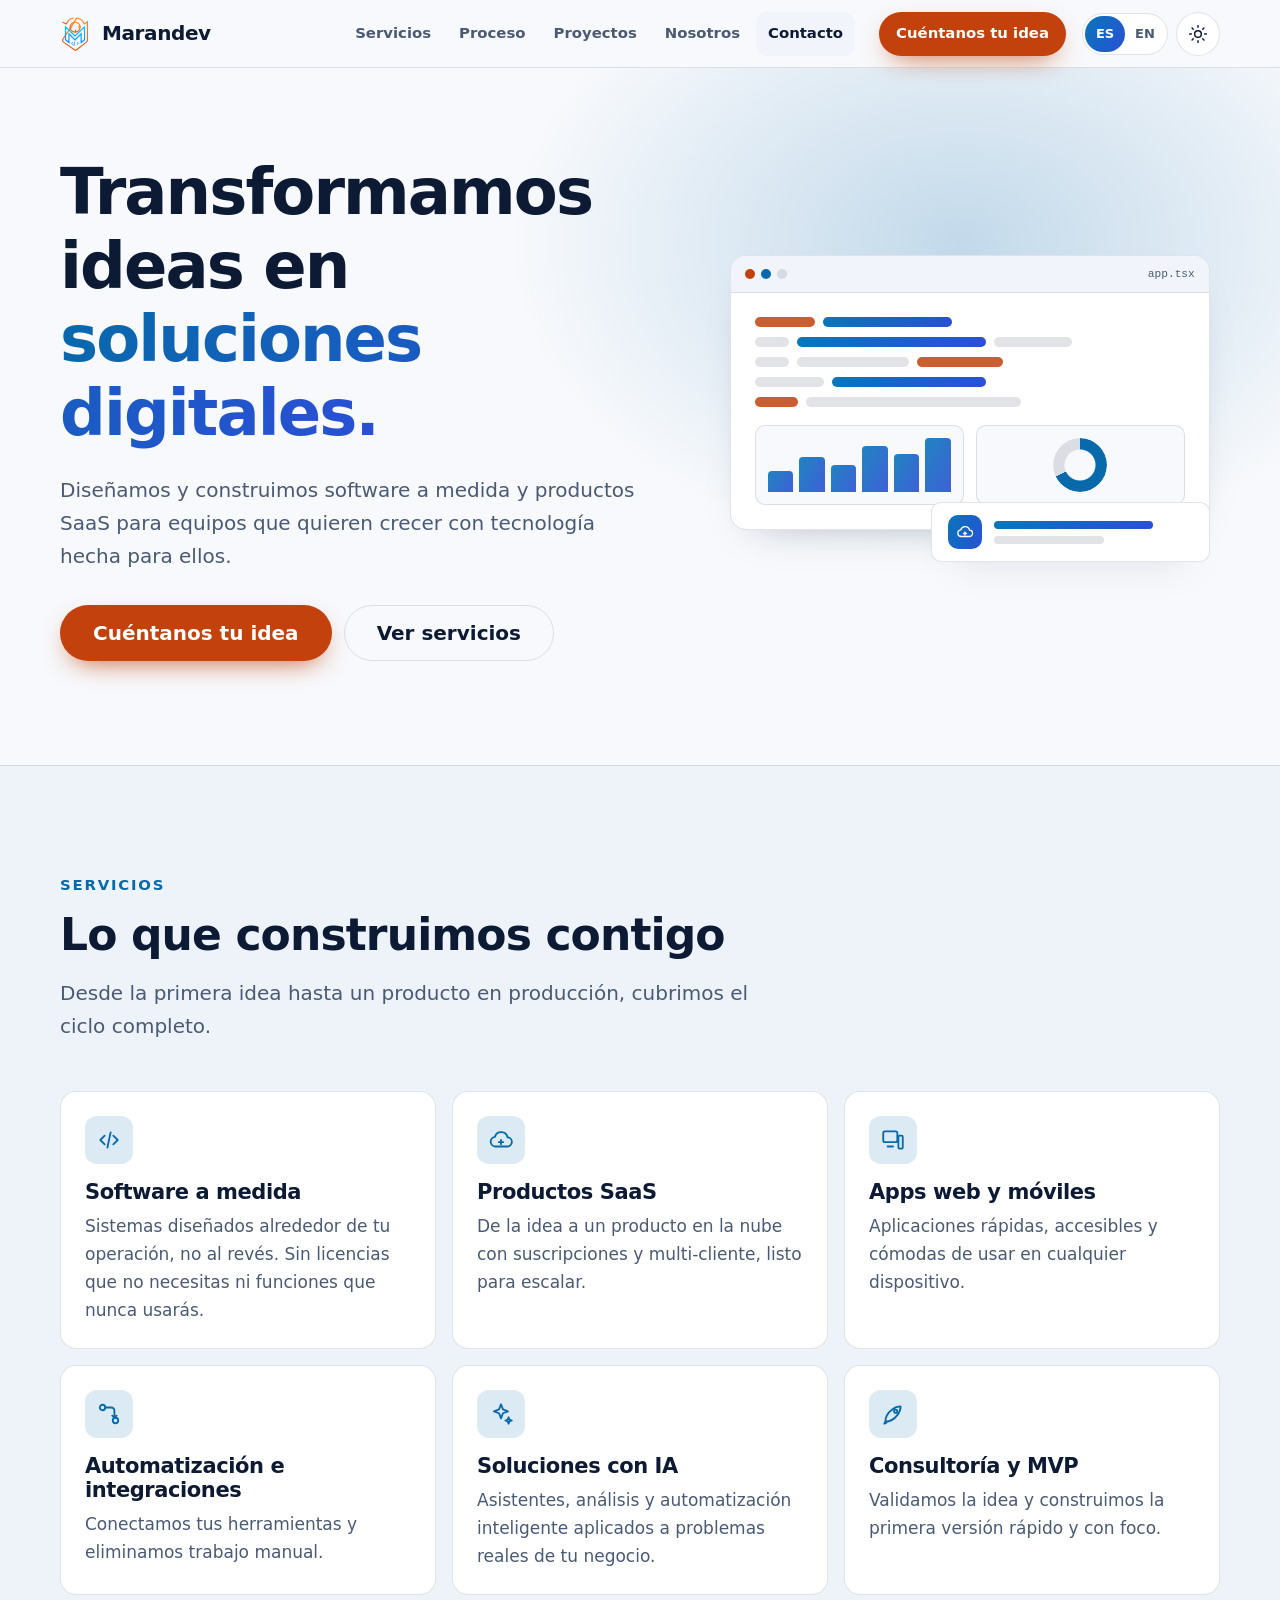
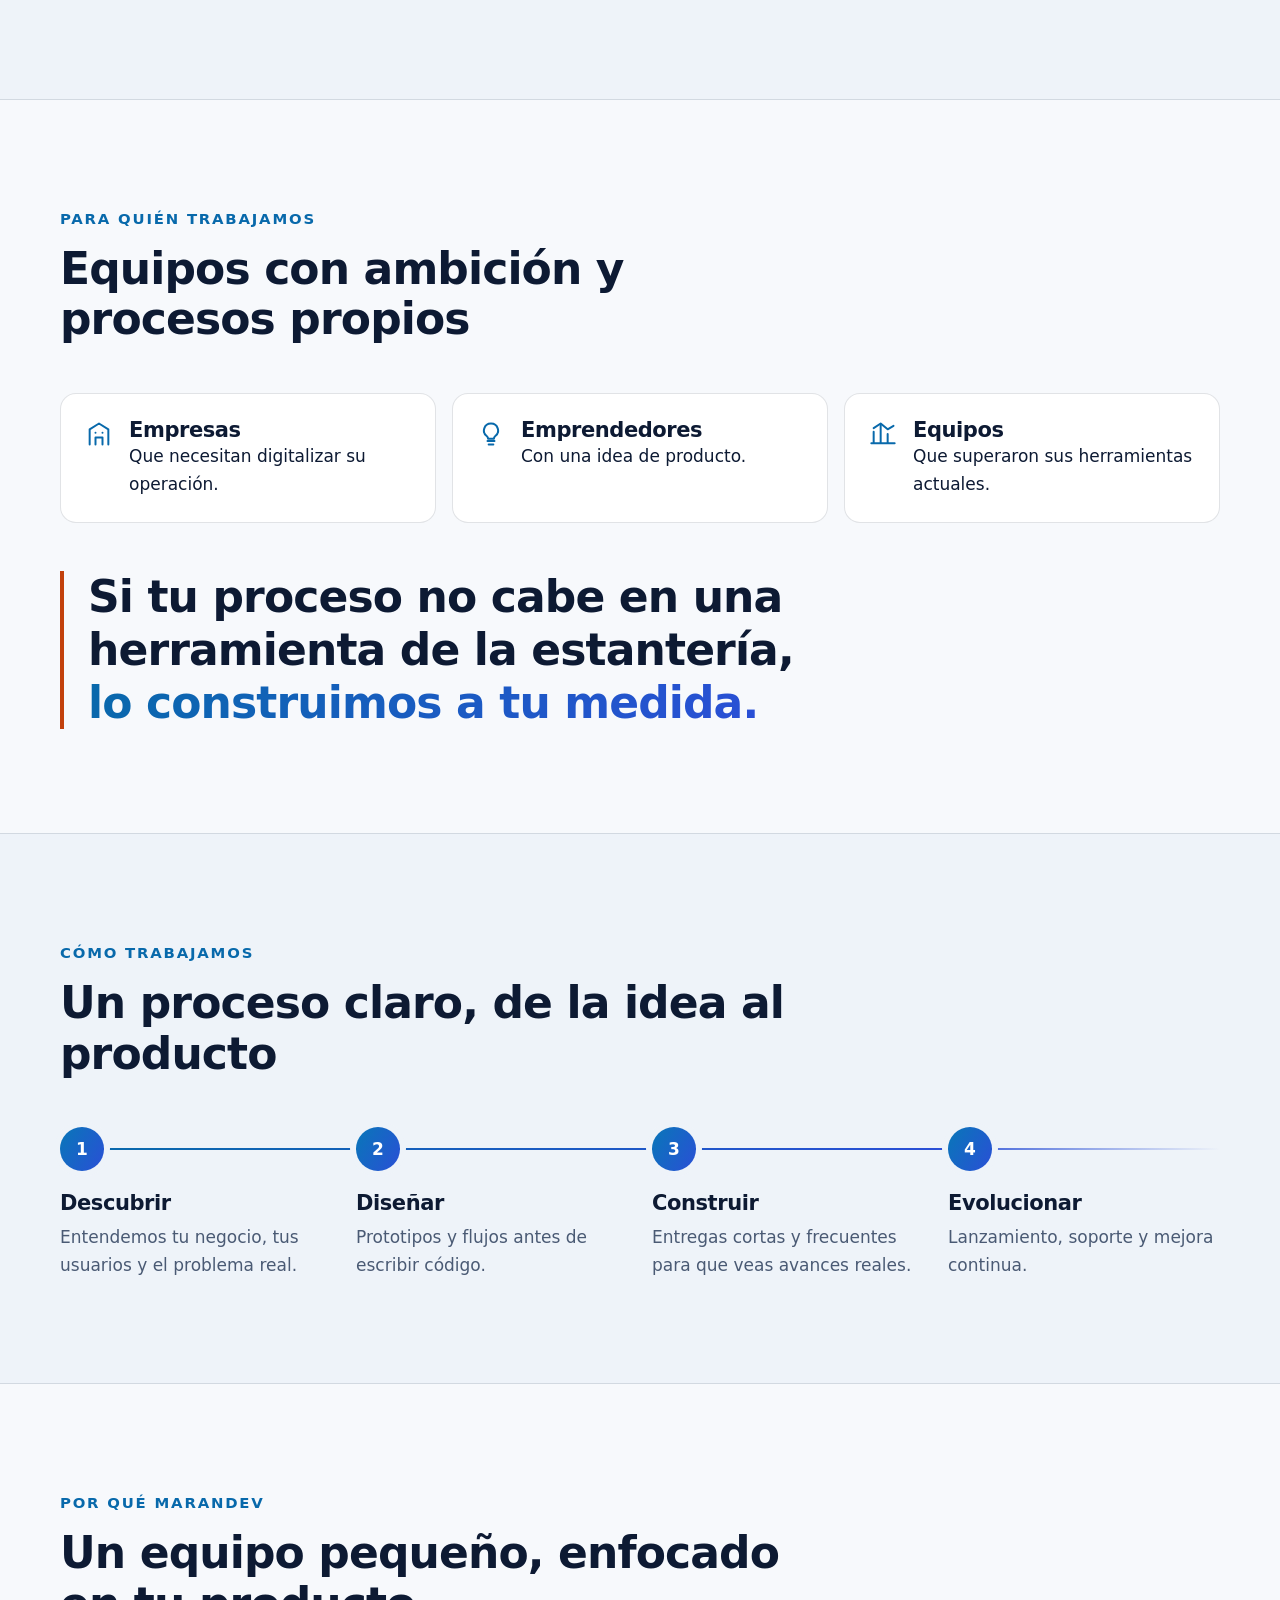
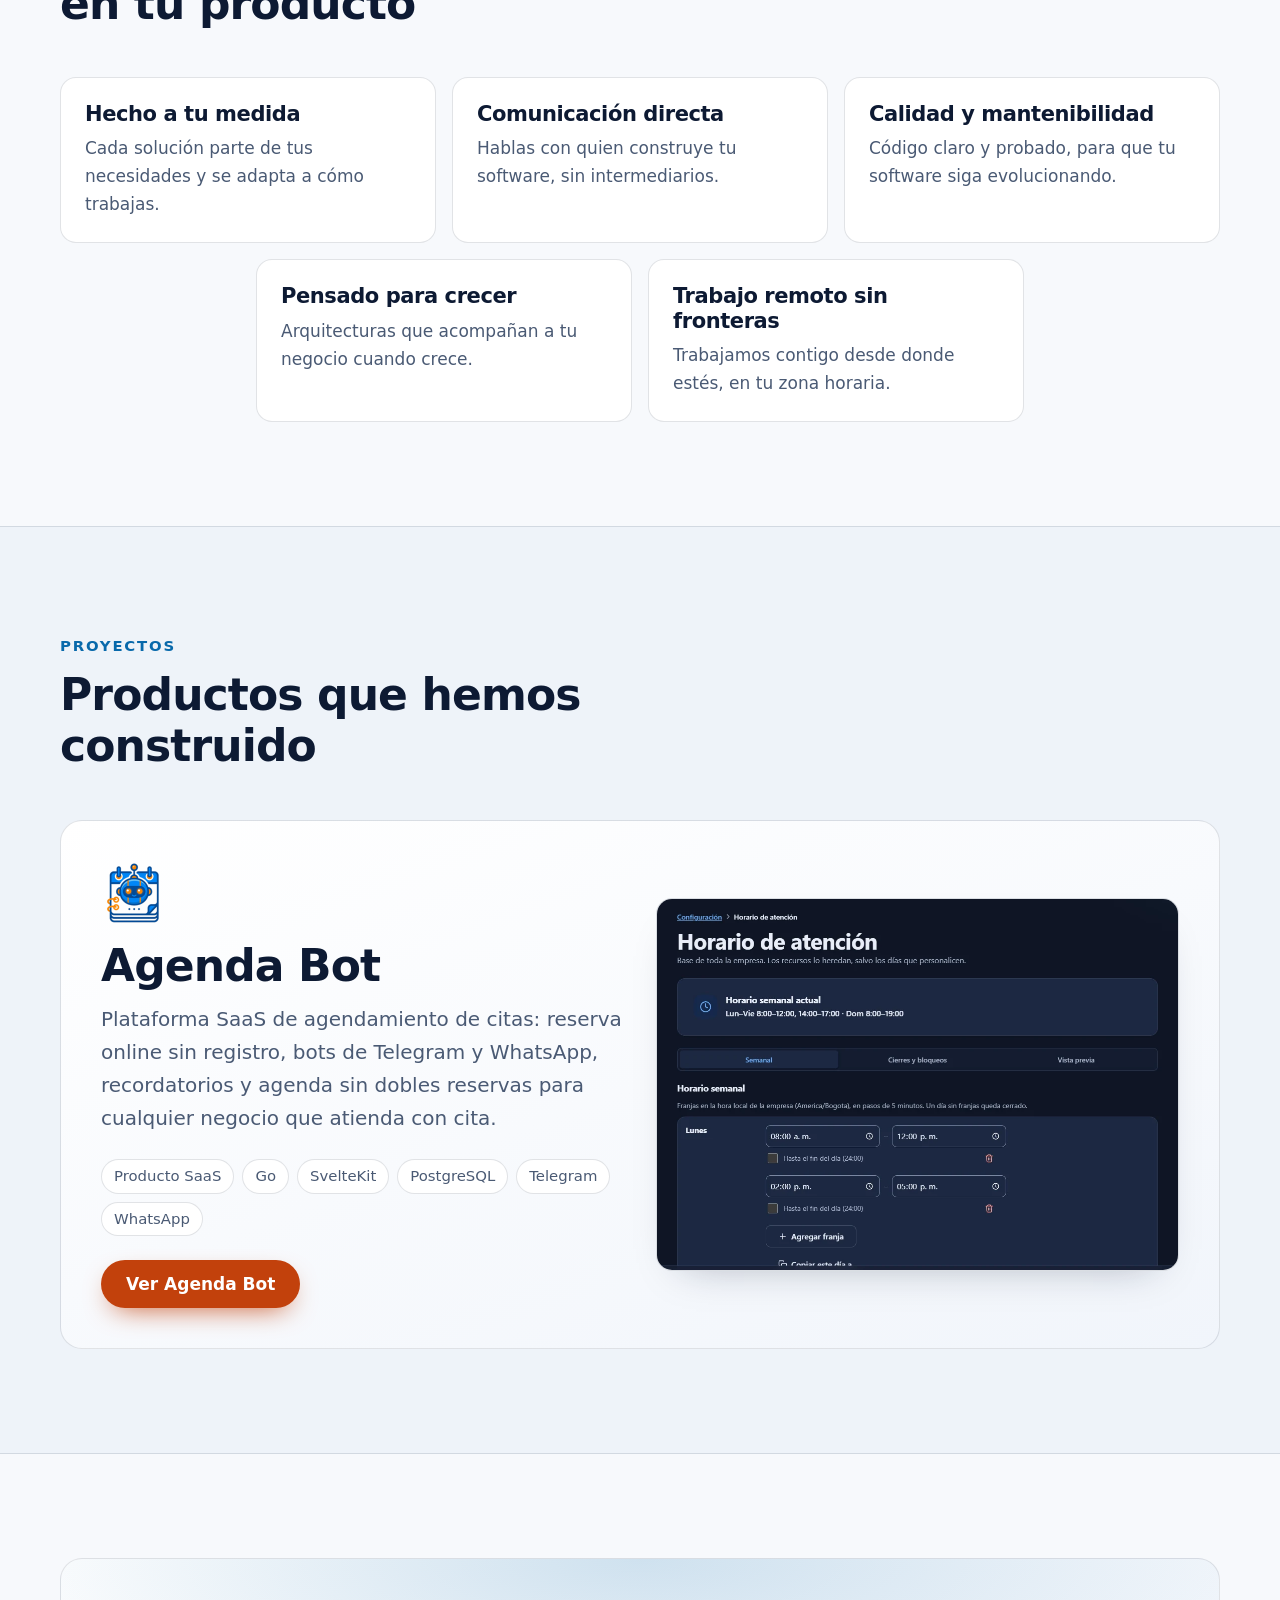
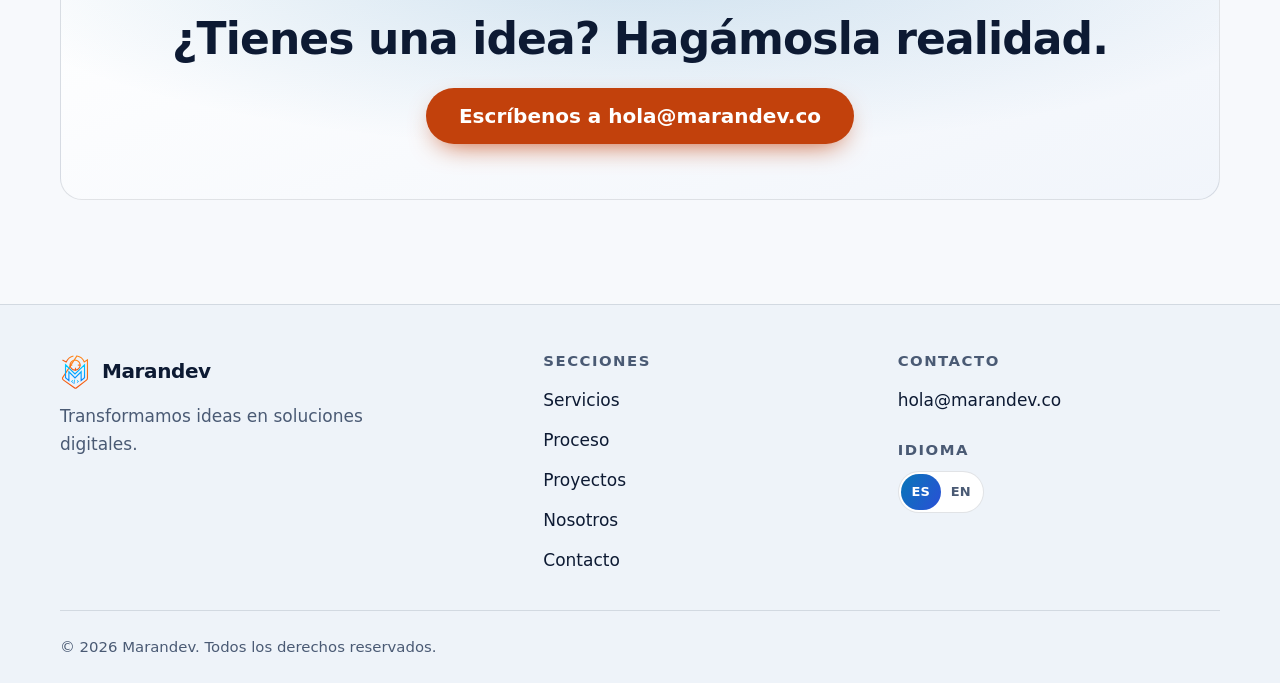
<file: index.html>
<!doctype html>
<html lang="es">
<head>
  <meta charset="utf-8">
  <meta name="viewport" content="width=device-width, initial-scale=1">
  <title>Marandev | Software a medida y productos SaaS</title>
  <meta name="description" content="Marandev diseña y construye software a medida y productos SaaS para equipos que quieren crecer con tecnología hecha para ellos. Trabajo remoto sin fronteras.">
  <link rel="canonical" href="https://marandev.co/">
  <link rel="alternate" hreflang="es" href="https://marandev.co/">
  <link rel="alternate" hreflang="en" href="https://marandev.co/en/">
  <link rel="alternate" hreflang="x-default" href="https://marandev.co/">
  <meta name="theme-color" content="#050d1f">
  <meta name="color-scheme" content="dark light">
  <meta property="og:type" content="website">
  <meta property="og:site_name" content="Marandev">
  <meta property="og:title" content="Marandev | Software a medida y productos SaaS">
  <meta property="og:description" content="Marandev diseña y construye software a medida y productos SaaS para equipos que quieren crecer con tecnología hecha para ellos. Trabajo remoto sin fronteras.">
  <meta property="og:url" content="https://marandev.co/">
  <meta property="og:locale" content="es_CO">
  <meta property="og:locale:alternate" content="en_US">
  <meta property="og:image" content="https://marandev.co/assets/img/og-image.png">
  <meta property="og:image:width" content="1200">
  <meta property="og:image:height" content="630">
  <meta property="og:image:alt" content="Marandev">
  <meta name="twitter:card" content="summary_large_image">
  <meta name="twitter:title" content="Marandev | Software a medida y productos SaaS">
  <meta name="twitter:description" content="Marandev diseña y construye software a medida y productos SaaS para equipos que quieren crecer con tecnología hecha para ellos. Trabajo remoto sin fronteras.">
  <meta name="twitter:image" content="https://marandev.co/assets/img/og-image.png">
  <link rel="icon" href="/assets/img/favicon.svg" type="image/svg+xml">
  <link rel="icon" href="/assets/img/favicon-32.png" sizes="32x32" type="image/png">
  <link rel="apple-touch-icon" href="/assets/img/apple-touch-icon.png">
  <script>(function(){var d=document.documentElement;d.classList.add('js');try{var t=localStorage.getItem('marandev-theme');if(t==='light'||t==='dark'){d.setAttribute('data-theme',t);return;}}catch(e){}d.setAttribute('data-theme',window.matchMedia&&window.matchMedia('(prefers-color-scheme: light)').matches?'light':'dark');})();</script>
  <link rel="stylesheet" href="/assets/css/styles.css">
  <script type="application/ld+json">{"@context": "https://schema.org", "@type": "Organization", "name": "Marandev", "url": "https://marandev.co/", "logo": "https://marandev.co/assets/img/icon-192.png", "email": "hola@marandev.co", "description": "Marandev diseña y construye software a medida y productos SaaS para equipos que quieren crecer con tecnología hecha para ellos. Trabajo remoto sin fronteras."}</script>
  <script src="/assets/js/main.js" defer></script>
</head>
<body>
  <a class="skip-link" href="#contenido">Saltar al contenido</a>

  <header class="site-header">
    <div class="container header-bar">
      <a class="brand" href="/" aria-label="Marandev, inicio">
        <img src="/assets/img/logo.svg" width="30" height="38" alt="">
        <span>Marandev</span>
      </a>
      <nav class="nav" id="site-nav" aria-label="Principal">
        <ul class="nav__list">
          <li><a class="nav__link" href="#servicios">Servicios</a></li>
          <li><a class="nav__link" href="#proceso">Proceso</a></li>
          <li><a class="nav__link" href="#proyectos">Proyectos</a></li>
          <li><a class="nav__link" href="#nosotros">Nosotros</a></li>
          <li><a class="nav__link" href="#contacto">Contacto</a></li>
        </ul>
        <a class="btn btn--accent btn--sm" href="#contacto">Cuéntanos tu idea</a>
      </nav>
      <div class="header-actions">
        <div class="lang-switch" role="group" aria-label="Idioma"><a href="/" lang="es" hreflang="es" aria-current="true" aria-label="Español">ES</a><a href="/en/" lang="en" hreflang="en" aria-label="English">EN</a></div>
        <button class="icon-btn theme-toggle" type="button" aria-label="Cambiar tema claro/oscuro">
          <svg class="i-moon" viewBox="0 0 24 24" fill="none" stroke="currentColor" stroke-width="1.8" stroke-linecap="round" stroke-linejoin="round" aria-hidden="true"><path d="M20 14.5A8 8 0 0 1 9.5 4 8 8 0 1 0 20 14.5z"/></svg>
          <svg class="i-sun" viewBox="0 0 24 24" fill="none" stroke="currentColor" stroke-width="1.8" stroke-linecap="round" aria-hidden="true"><circle cx="12" cy="12" r="4"/><path d="M12 2v2M12 20v2M4.9 4.9l1.4 1.4M17.7 17.7l1.4 1.4M2 12h2M20 12h2M4.9 19.1l1.4-1.4M17.7 6.3l1.4-1.4"/></svg>
        </button>
        <button class="icon-btn menu-toggle" type="button" aria-expanded="false" aria-controls="site-nav" aria-label="Abrir menú">
          <svg class="i-open" viewBox="0 0 24 24" fill="none" stroke="currentColor" stroke-width="1.8" stroke-linecap="round" aria-hidden="true"><path d="M4 7h16M4 12h16M4 17h16"/></svg>
          <svg class="i-close" viewBox="0 0 24 24" fill="none" stroke="currentColor" stroke-width="1.8" stroke-linecap="round" aria-hidden="true"><path d="M6 6l12 12M18 6L6 18"/></svg>
        </button>
      </div>
    </div>
  </header>

  <main id="contenido">
    <section class="hero" aria-labelledby="hero-title">
      <div class="container hero__grid">
        <div>
          <h1 class="hero__title" id="hero-title">Transformamos ideas en <span class="grad-text">soluciones digitales.</span></h1>
          <p class="hero__lead">Diseñamos y construimos software a medida y productos SaaS para equipos que quieren crecer con tecnología hecha para ellos.</p>
          <div class="hero__ctas">
            <a class="btn btn--accent btn--lg" href="#contacto">Cuéntanos tu idea</a>
            <a class="btn btn--ghost btn--lg" href="#servicios">Ver servicios</a>
          </div>
        </div>
        <div class="hero__visual" aria-hidden="true">
          <div class="mock">
            <div class="mock__bar"><i></i><i></i><i></i><em>app.tsx</em></div>
            <div class="mock__body">
              <div class="code-line"><b class="c2" style="width:14%"></b><b class="c1" style="width:30%"></b></div>
              <div class="code-line"><b style="width:8%"></b><b class="c1" style="width:44%"></b><b style="width:18%"></b></div>
              <div class="code-line"><b style="width:8%"></b><b style="width:26%"></b><b class="c2" style="width:20%"></b></div>
              <div class="code-line"><b style="width:16%"></b><b class="c1" style="width:36%"></b></div>
              <div class="code-line"><b class="c2" style="width:10%"></b><b style="width:50%"></b></div>
              <div class="mock__dash">
                <div class="mini-card"><div class="mini-card__bars"><i style="height:40%"></i><i style="height:65%"></i><i style="height:50%"></i><i style="height:85%"></i><i style="height:70%"></i><i style="height:100%"></i></div></div>
                <div class="mini-card"><div class="mini-card__ring"></div></div>
              </div>
            </div>
          </div>
          <div class="float-card">
            <div class="float-card__dot"><svg viewBox="0 0 24 24" fill="none" stroke="currentColor" stroke-width="1.7" stroke-linecap="round" stroke-linejoin="round" aria-hidden="true"><path d="M7 18a4.5 4.5 0 0 1-.6-8.96A6 6 0 0 1 18 9.5a4 4 0 0 1-.5 8.5z"/><path d="M12 12v4m-2-2h4"/></svg></div>
            <div class="code-line"><b class="c1" style="width:80%"></b><b style="width:55%"></b></div>
          </div>
        </div>
      </div>
    </section>

    <section class="section section--alt" id="servicios" aria-labelledby="servicios-title">
      <div class="container">
        <div class="section__head reveal">
          <span class="eyebrow">Servicios</span>
          <h2 class="section__title" id="servicios-title">Lo que construimos contigo</h2>
          <p class="section__lead">Desde la primera idea hasta un producto en producción, cubrimos el ciclo completo.</p>
        </div>
        <ul class="cards">
        <li class="card reveal" style="--d:0ms">
          <div class="card__icon"><svg viewBox="0 0 24 24" fill="none" stroke="currentColor" stroke-width="1.7" stroke-linecap="round" stroke-linejoin="round" aria-hidden="true"><path d="m8 8-4 4 4 4M16 8l4 4-4 4M13.5 5l-3 14"/></svg></div>
          <h3>Software a medida</h3>
          <p>Sistemas diseñados alrededor de tu operación, no al revés. Sin licencias que no necesitas ni funciones que nunca usarás.</p>
        </li>
        <li class="card reveal" style="--d:60ms">
          <div class="card__icon"><svg viewBox="0 0 24 24" fill="none" stroke="currentColor" stroke-width="1.7" stroke-linecap="round" stroke-linejoin="round" aria-hidden="true"><path d="M7 18a4.5 4.5 0 0 1-.6-8.96A6 6 0 0 1 18 9.5a4 4 0 0 1-.5 8.5z"/><path d="M12 12v4m-2-2h4"/></svg></div>
          <h3>Productos SaaS</h3>
          <p>De la idea a un producto en la nube con suscripciones y multi-cliente, listo para escalar.</p>
        </li>
        <li class="card reveal" style="--d:120ms">
          <div class="card__icon"><svg viewBox="0 0 24 24" fill="none" stroke="currentColor" stroke-width="1.7" stroke-linecap="round" stroke-linejoin="round" aria-hidden="true"><rect x="3" y="4" width="13" height="10" rx="1.5"/><path d="M7 18h5"/><rect x="17" y="8" width="4" height="12" rx="1"/></svg></div>
          <h3>Apps web y móviles</h3>
          <p>Aplicaciones rápidas, accesibles y cómodas de usar en cualquier dispositivo.</p>
        </li>
        <li class="card reveal" style="--d:180ms">
          <div class="card__icon"><svg viewBox="0 0 24 24" fill="none" stroke="currentColor" stroke-width="1.7" stroke-linecap="round" stroke-linejoin="round" aria-hidden="true"><circle cx="6" cy="6" r="2.5"/><circle cx="18" cy="18" r="2.5"/><path d="M8.5 6H14a3 3 0 0 1 3 3v6.5M15 13.5l2 2 2-2"/></svg></div>
          <h3>Automatización e integraciones</h3>
          <p>Conectamos tus herramientas y eliminamos trabajo manual.</p>
        </li>
        <li class="card reveal" style="--d:240ms">
          <div class="card__icon"><svg viewBox="0 0 24 24" fill="none" stroke="currentColor" stroke-width="1.7" stroke-linecap="round" stroke-linejoin="round" aria-hidden="true"><path d="M12 3l1.8 4.7L18.5 9.5l-4.7 1.8L12 16l-1.8-4.7L5.5 9.5l4.7-1.8z"/><path d="M19 15l.8 2.2L22 18l-2.2.8L19 21l-.8-2.2L16 18l2.2-.8z"/></svg></div>
          <h3>Soluciones con IA</h3>
          <p>Asistentes, análisis y automatización inteligente aplicados a problemas reales de tu negocio.</p>
        </li>
        <li class="card reveal" style="--d:300ms">
          <div class="card__icon"><svg viewBox="0 0 24 24" fill="none" stroke="currentColor" stroke-width="1.7" stroke-linecap="round" stroke-linejoin="round" aria-hidden="true"><path d="M5 19c0-4 2-8 6-11 3-2.4 6-3 8-3 0 2-.6 5-3 8-3 4-7 6-11 6z"/><circle cx="14.5" cy="9.5" r="1.5"/><path d="M5 19l-1 2 2-1"/></svg></div>
          <h3>Consultoría y MVP</h3>
          <p>Validamos la idea y construimos la primera versión rápido y con foco.</p>
        </li>
        </ul>
      </div>
    </section>

    <section class="section" id="clientes" aria-labelledby="clientes-title">
      <div class="container">
        <div class="section__head reveal">
          <span class="eyebrow">Para quién trabajamos</span>
          <h2 class="section__title" id="clientes-title">Equipos con ambición y procesos propios</h2>
        </div>
        <ul class="audience">
        <li class="reveal" style="--d:0ms"><svg viewBox="0 0 24 24" fill="none" stroke="currentColor" stroke-width="1.7" stroke-linecap="round" stroke-linejoin="round" aria-hidden="true"><path d="M4 21V8l8-5 8 5v13"/><path d="M9 21v-6h6v6M9 11h.01M15 11h.01"/></svg><div><h3>Empresas</h3><p>Que necesitan digitalizar su operación.</p></div></li>
        <li class="reveal" style="--d:80ms"><svg viewBox="0 0 24 24" fill="none" stroke="currentColor" stroke-width="1.7" stroke-linecap="round" stroke-linejoin="round" aria-hidden="true"><path d="M9 18h6M10 21h4M12 3a6 6 0 0 0-3.5 10.9c.6.5 1 1.2 1 2.1h5c0-.9.4-1.6 1-2.1A6 6 0 0 0 12 3z"/></svg><div><h3>Emprendedores</h3><p>Con una idea de producto.</p></div></li>
        <li class="reveal" style="--d:160ms"><svg viewBox="0 0 24 24" fill="none" stroke="currentColor" stroke-width="1.7" stroke-linecap="round" stroke-linejoin="round" aria-hidden="true"><path d="M4 20V10M10 20V4M16 20v-8M22 20H2"/><path d="M4 7l6-4 6 5 5-3"/></svg><div><h3>Equipos</h3><p>Que superaron sus herramientas actuales.</p></div></li>
        </ul>
        <p class="quote reveal">Si tu proceso no cabe en una herramienta de la estantería, <span class="grad-text">lo construimos a tu medida.</span></p>
      </div>
    </section>

    <section class="section section--alt" id="proceso" aria-labelledby="proceso-title">
      <div class="container">
        <div class="section__head reveal">
          <span class="eyebrow">Cómo trabajamos</span>
          <h2 class="section__title" id="proceso-title">Un proceso claro, de la idea al producto</h2>
        </div>
        <ol class="timeline">
        <li class="step reveal" style="--d:0ms"><h3>Descubrir</h3><p>Entendemos tu negocio, tus usuarios y el problema real.</p></li>
        <li class="step reveal" style="--d:90ms"><h3>Diseñar</h3><p>Prototipos y flujos antes de escribir código.</p></li>
        <li class="step reveal" style="--d:180ms"><h3>Construir</h3><p>Entregas cortas y frecuentes para que veas avances reales.</p></li>
        <li class="step reveal" style="--d:270ms"><h3>Evolucionar</h3><p>Lanzamiento, soporte y mejora continua.</p></li>
        </ol>
      </div>
    </section>

    <section class="section" id="nosotros" aria-labelledby="nosotros-title">
      <div class="container">
        <div class="section__head reveal">
          <span class="eyebrow">Por qué Marandev</span>
          <h2 class="section__title" id="nosotros-title">Un equipo pequeño, enfocado en tu producto</h2>
        </div>
        <ul class="cards cards--5">
        <li class="card reveal" style="--d:0ms">
          <h3>Hecho a tu medida</h3>
          <p>Cada solución parte de tus necesidades y se adapta a cómo trabajas.</p>
        </li>
        <li class="card reveal" style="--d:60ms">
          <h3>Comunicación directa</h3>
          <p>Hablas con quien construye tu software, sin intermediarios.</p>
        </li>
        <li class="card reveal" style="--d:120ms">
          <h3>Calidad y mantenibilidad</h3>
          <p>Código claro y probado, para que tu software siga evolucionando.</p>
        </li>
        <li class="card reveal" style="--d:180ms">
          <h3>Pensado para crecer</h3>
          <p>Arquitecturas que acompañan a tu negocio cuando crece.</p>
        </li>
        <li class="card reveal" style="--d:240ms">
          <h3>Trabajo remoto sin fronteras</h3>
          <p>Trabajamos contigo desde donde estés, en tu zona horaria.</p>
        </li>
        </ul>
      </div>
    </section>

    <section class="section section--alt" id="proyectos" aria-labelledby="proyectos-title">
      <div class="container">
        <div class="section__head reveal">
          <span class="eyebrow">Proyectos</span>
          <h2 class="section__title" id="proyectos-title">Productos que hemos construido</h2>
        </div>
        <article class="project reveal">
          <div>
            <img class="project__icon" src="/assets/img/agenda-bot/icon-512.png" width="64" height="64" alt="" loading="lazy">
            <h3 class="project__title">Agenda Bot</h3>
            <p class="project__text">Plataforma SaaS de agendamiento de citas: reserva online sin registro, bots de Telegram y WhatsApp, recordatorios y agenda sin dobles reservas para cualquier negocio que atienda con cita.</p>
            <ul class="tags">
              <li class="tag">Producto SaaS</li><li class="tag">Go</li><li class="tag">SvelteKit</li><li class="tag">PostgreSQL</li><li class="tag">Telegram</li><li class="tag">WhatsApp</li>
            </ul>
            <a class="btn btn--accent" href="/apps/agenda-bot/">Ver Agenda Bot</a>
          </div>
          <a class="project__media" href="/apps/agenda-bot/" tabindex="-1" aria-hidden="true"><img src="/assets/img/agenda-bot/horario.webp" width="1040" height="740" alt="" loading="lazy"></a>
        </article>
      </div>
    </section>

    <section class="section" id="contacto" aria-labelledby="contacto-title">
      <div class="container">
        <div class="panel contact reveal">
          <h2 class="section__title" id="contacto-title">¿Tienes una idea? Hagámosla realidad.</h2>
          <a class="btn btn--accent btn--lg" href="mailto:hola@marandev.co?subject=Quiero%20hablar%20de%20mi%20proyecto">Escríbenos a hola@marandev.co</a>
        </div>
      </div>
    </section>
  </main>

  <footer class="site-footer">
    <div class="container">
      <div class="footer__grid">
        <div class="footer__brand">
          <a class="brand" href="/" aria-label="Marandev, inicio">
            <img src="/assets/img/logo.svg" width="30" height="38" alt="">
            <span>Marandev</span>
          </a>
          <p>Transformamos ideas en soluciones digitales.</p>
        </div>
        <div>
          <h2 class="footer__title">Secciones</h2>
          <ul class="footer__links">
          <li><a href="#servicios">Servicios</a></li>
          <li><a href="#proceso">Proceso</a></li>
          <li><a href="#proyectos">Proyectos</a></li>
          <li><a href="#nosotros">Nosotros</a></li>
          <li><a href="#contacto">Contacto</a></li>
          </ul>
        </div>
        <div>
          <h2 class="footer__title">Contacto</h2>
          <ul class="footer__links">
            <li><a href="mailto:hola@marandev.co">hola@marandev.co</a></li>
          </ul>
          <h2 class="footer__title" style="margin-top:1.5rem">Idioma</h2>
          <div class="lang-switch" role="group" aria-label="Idioma"><a href="/" lang="es" hreflang="es" aria-current="true" aria-label="Español">ES</a><a href="/en/" lang="en" hreflang="en" aria-label="English">EN</a></div>
        </div>
      </div>
      <p class="footer__bottom">© 2026 Marandev. Todos los derechos reservados.</p>
    </div>
  </footer>
</body>
</html>
</file>
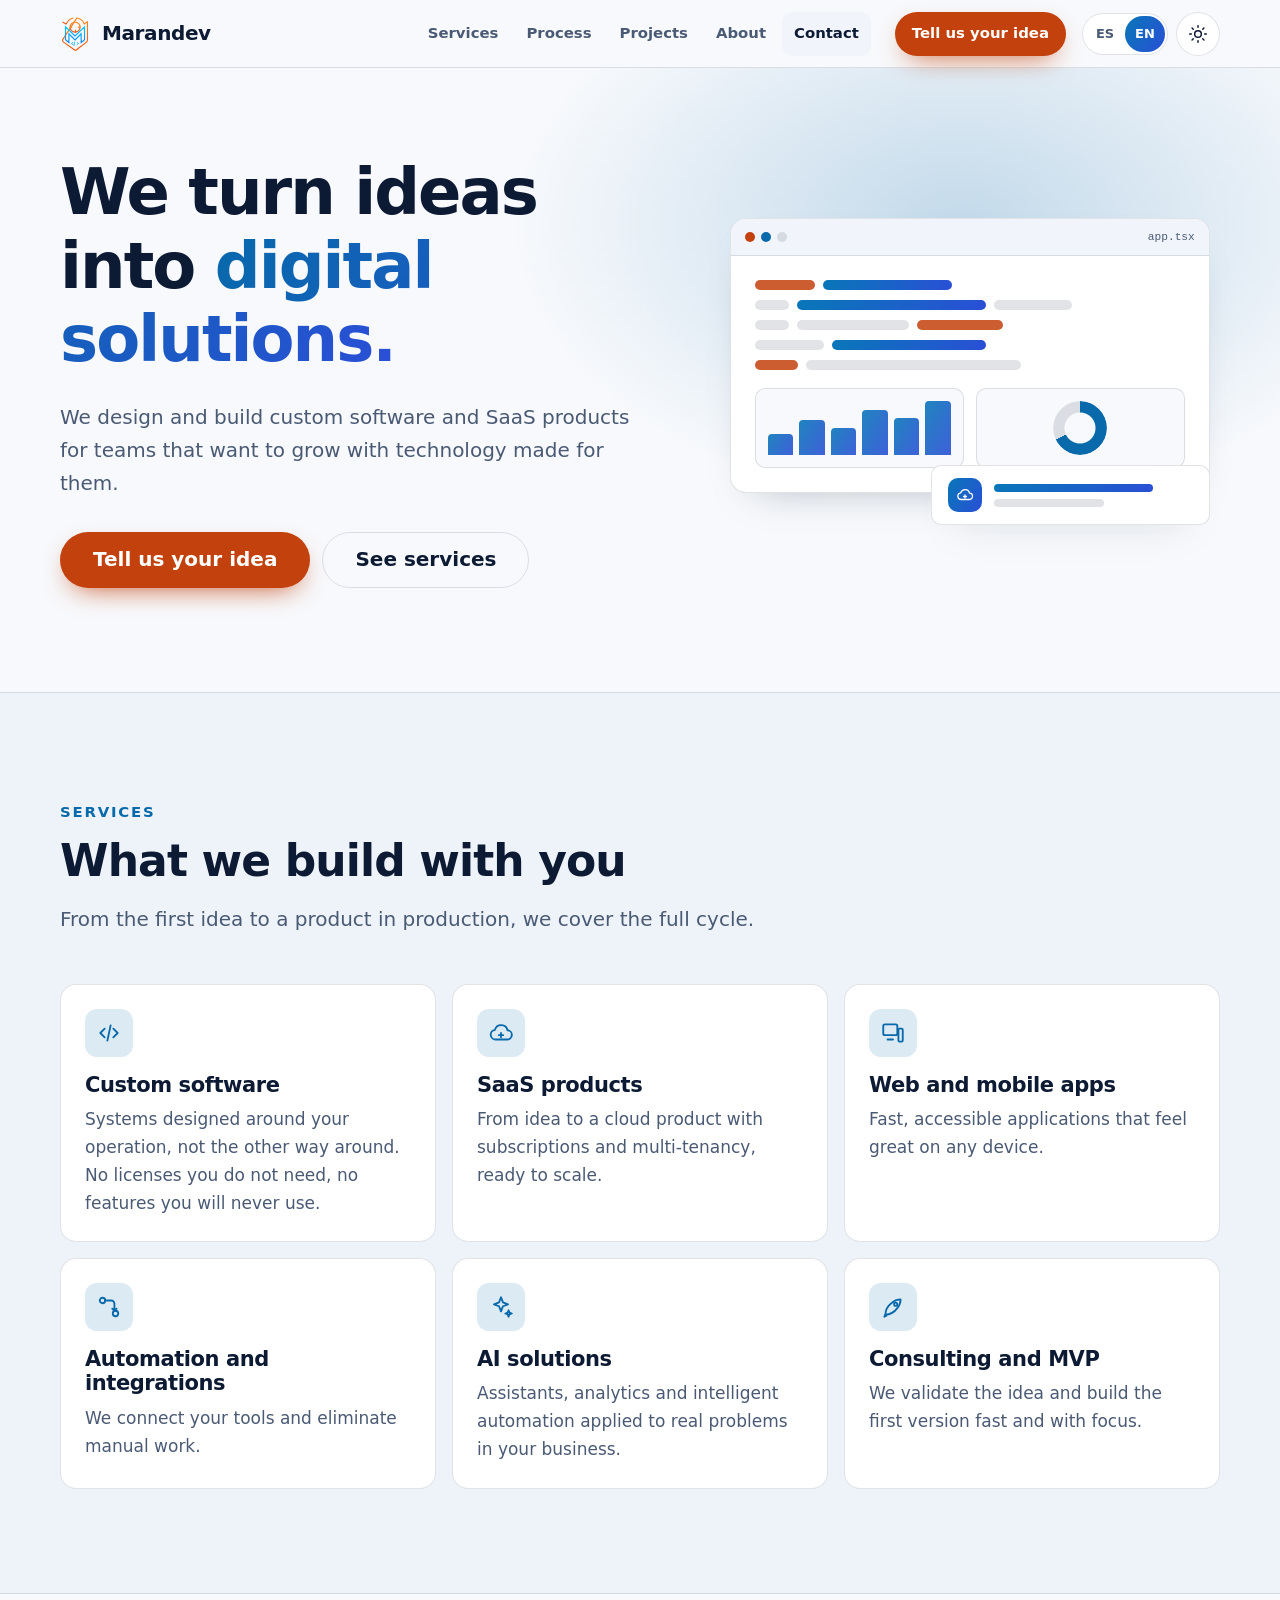
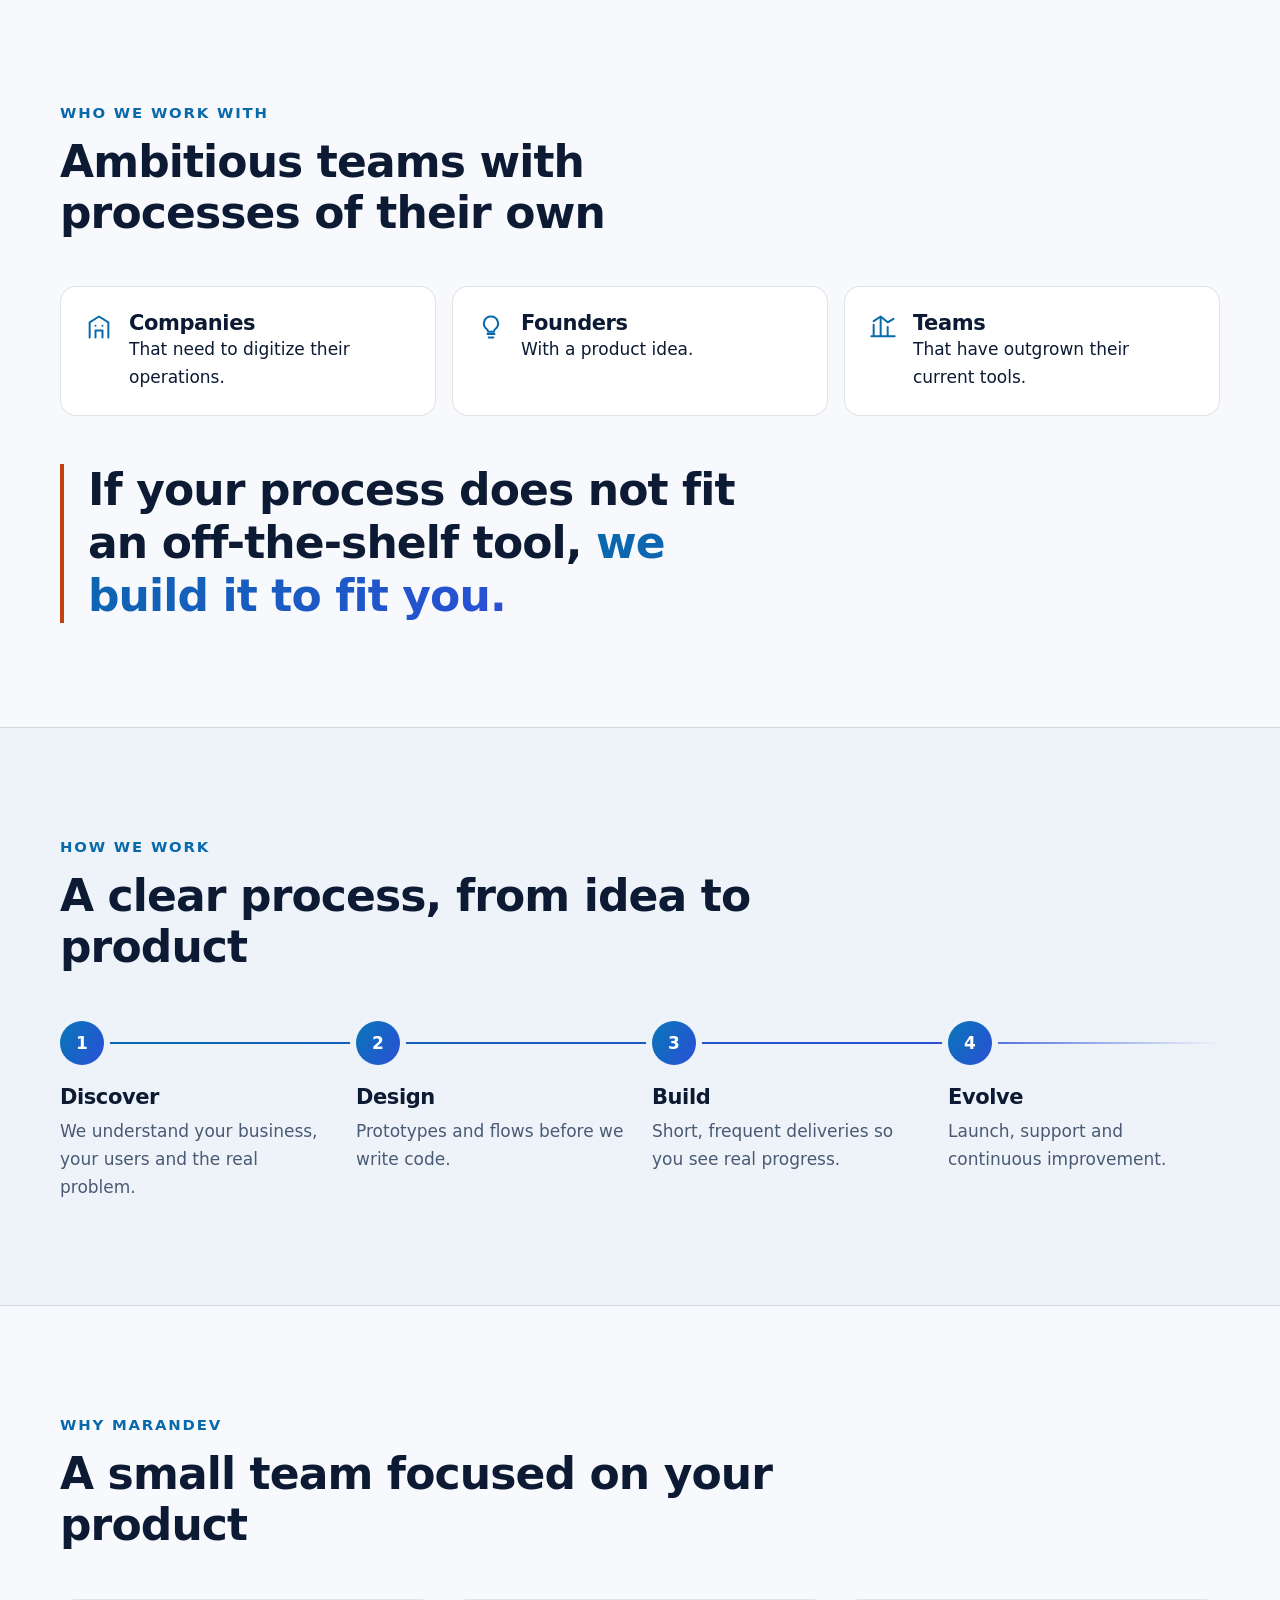
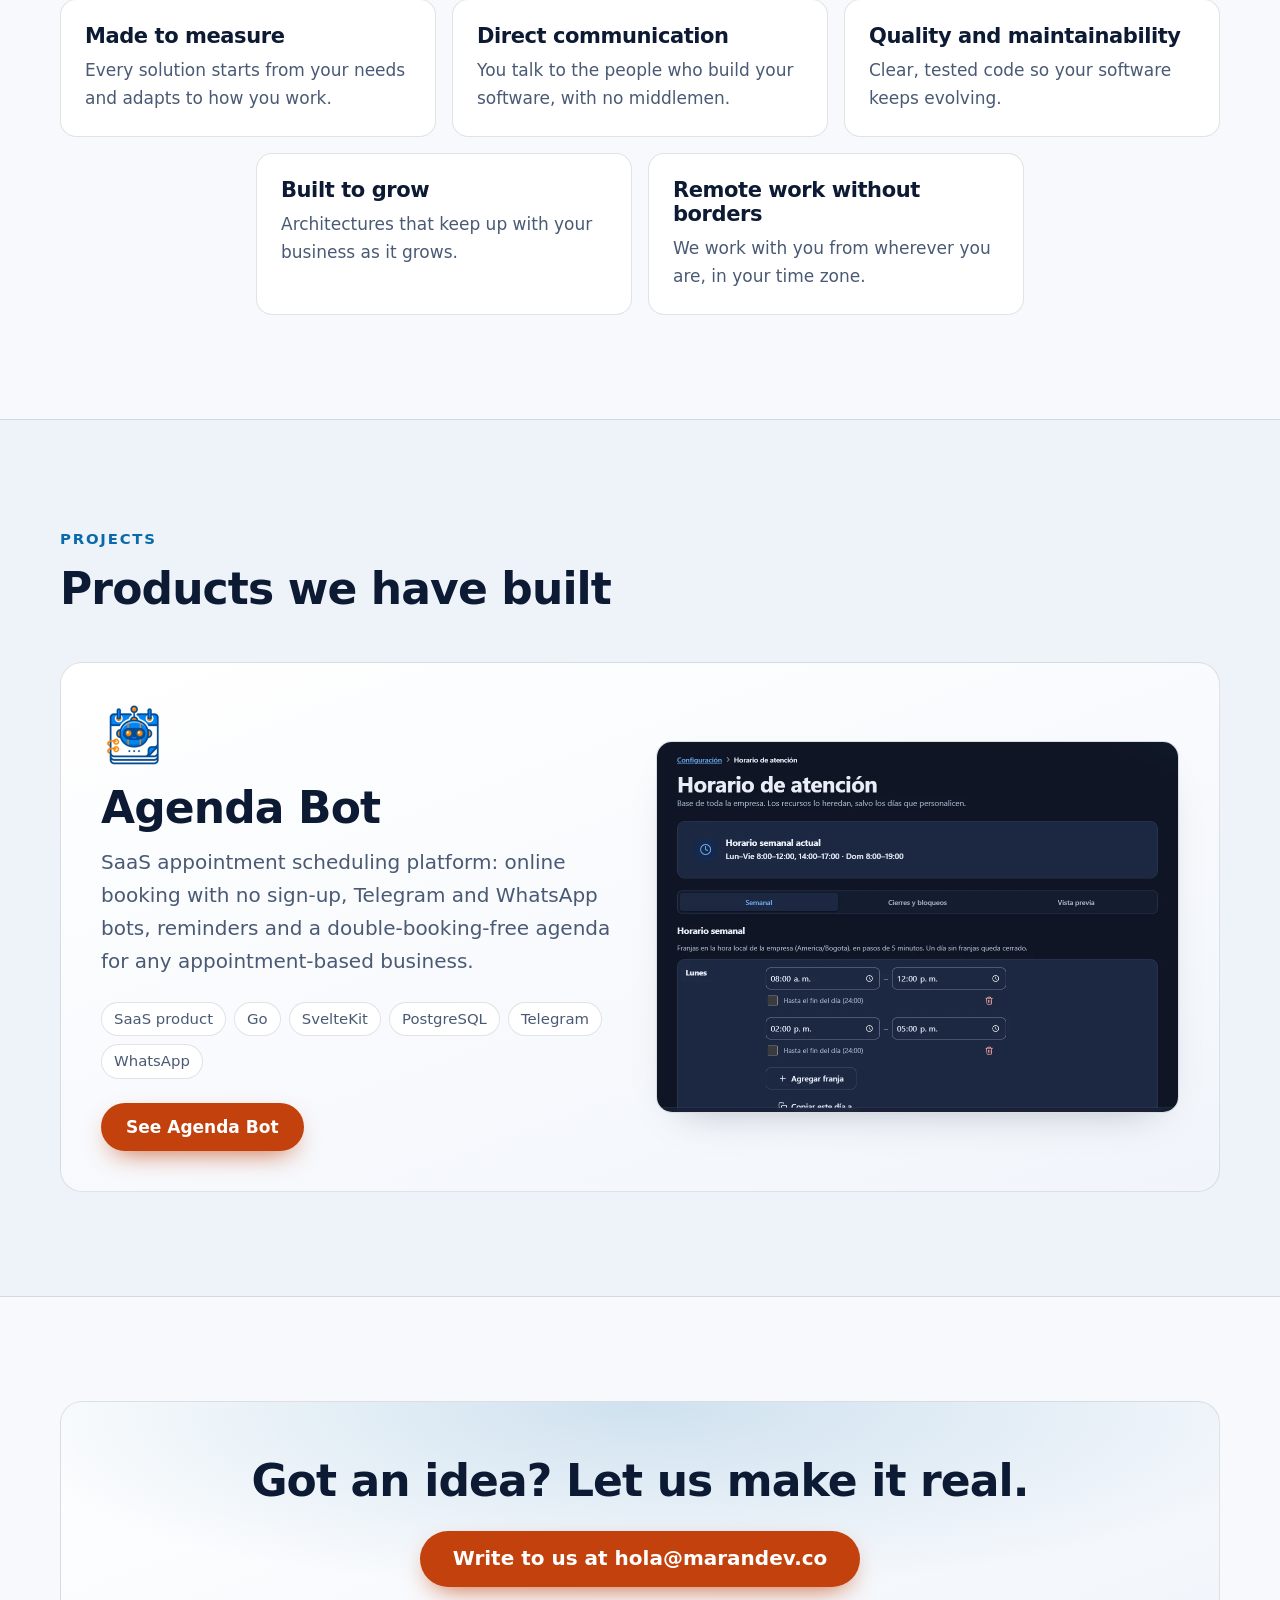
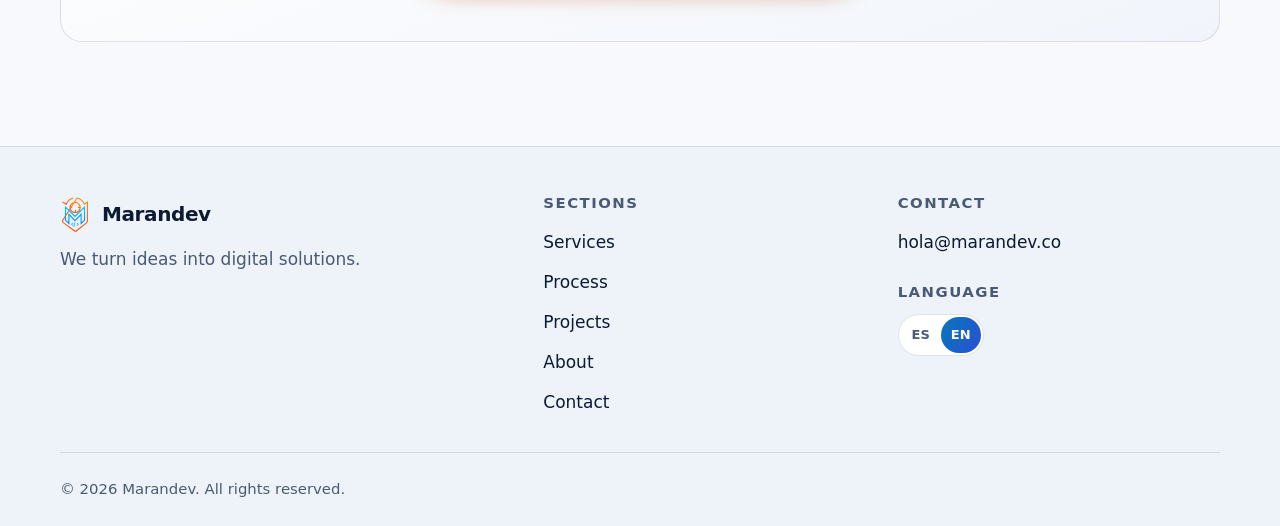
<file: en/index.html>
<!doctype html>
<html lang="en">
<head>
  <meta charset="utf-8">
  <meta name="viewport" content="width=device-width, initial-scale=1">
  <title>Marandev | Custom software and SaaS products</title>
  <meta name="description" content="Marandev designs and builds custom software and SaaS products for teams that want to grow with technology made for them. Remote work without borders.">
  <link rel="canonical" href="https://marandev.co/en/">
  <link rel="alternate" hreflang="es" href="https://marandev.co/">
  <link rel="alternate" hreflang="en" href="https://marandev.co/en/">
  <link rel="alternate" hreflang="x-default" href="https://marandev.co/">
  <meta name="theme-color" content="#050d1f">
  <meta name="color-scheme" content="dark light">
  <meta property="og:type" content="website">
  <meta property="og:site_name" content="Marandev">
  <meta property="og:title" content="Marandev | Custom software and SaaS products">
  <meta property="og:description" content="Marandev designs and builds custom software and SaaS products for teams that want to grow with technology made for them. Remote work without borders.">
  <meta property="og:url" content="https://marandev.co/en/">
  <meta property="og:locale" content="en_US">
  <meta property="og:locale:alternate" content="es_CO">
  <meta property="og:image" content="https://marandev.co/assets/img/og-image.png">
  <meta property="og:image:width" content="1200">
  <meta property="og:image:height" content="630">
  <meta property="og:image:alt" content="Marandev">
  <meta name="twitter:card" content="summary_large_image">
  <meta name="twitter:title" content="Marandev | Custom software and SaaS products">
  <meta name="twitter:description" content="Marandev designs and builds custom software and SaaS products for teams that want to grow with technology made for them. Remote work without borders.">
  <meta name="twitter:image" content="https://marandev.co/assets/img/og-image.png">
  <link rel="icon" href="/assets/img/favicon.svg" type="image/svg+xml">
  <link rel="icon" href="/assets/img/favicon-32.png" sizes="32x32" type="image/png">
  <link rel="apple-touch-icon" href="/assets/img/apple-touch-icon.png">
  <script>(function(){var d=document.documentElement;d.classList.add('js');try{var t=localStorage.getItem('marandev-theme');if(t==='light'||t==='dark'){d.setAttribute('data-theme',t);return;}}catch(e){}d.setAttribute('data-theme',window.matchMedia&&window.matchMedia('(prefers-color-scheme: light)').matches?'light':'dark');})();</script>
  <link rel="stylesheet" href="/assets/css/styles.css">
  <script type="application/ld+json">{"@context": "https://schema.org", "@type": "Organization", "name": "Marandev", "url": "https://marandev.co/", "logo": "https://marandev.co/assets/img/icon-192.png", "email": "hola@marandev.co", "description": "Marandev designs and builds custom software and SaaS products for teams that want to grow with technology made for them. Remote work without borders."}</script>
  <script src="/assets/js/main.js" defer></script>
</head>
<body>
  <a class="skip-link" href="#contenido">Skip to content</a>

  <header class="site-header">
    <div class="container header-bar">
      <a class="brand" href="/en/" aria-label="Marandev, home">
        <img src="/assets/img/logo.svg" width="30" height="38" alt="">
        <span>Marandev</span>
      </a>
      <nav class="nav" id="site-nav" aria-label="Main">
        <ul class="nav__list">
          <li><a class="nav__link" href="#servicios">Services</a></li>
          <li><a class="nav__link" href="#proceso">Process</a></li>
          <li><a class="nav__link" href="#proyectos">Projects</a></li>
          <li><a class="nav__link" href="#nosotros">About</a></li>
          <li><a class="nav__link" href="#contacto">Contact</a></li>
        </ul>
        <a class="btn btn--accent btn--sm" href="#contacto">Tell us your idea</a>
      </nav>
      <div class="header-actions">
        <div class="lang-switch" role="group" aria-label="Language"><a href="/" lang="es" hreflang="es" aria-label="Español">ES</a><a href="/en/" lang="en" hreflang="en" aria-current="true" aria-label="English">EN</a></div>
        <button class="icon-btn theme-toggle" type="button" aria-label="Toggle light/dark theme">
          <svg class="i-moon" viewBox="0 0 24 24" fill="none" stroke="currentColor" stroke-width="1.8" stroke-linecap="round" stroke-linejoin="round" aria-hidden="true"><path d="M20 14.5A8 8 0 0 1 9.5 4 8 8 0 1 0 20 14.5z"/></svg>
          <svg class="i-sun" viewBox="0 0 24 24" fill="none" stroke="currentColor" stroke-width="1.8" stroke-linecap="round" aria-hidden="true"><circle cx="12" cy="12" r="4"/><path d="M12 2v2M12 20v2M4.9 4.9l1.4 1.4M17.7 17.7l1.4 1.4M2 12h2M20 12h2M4.9 19.1l1.4-1.4M17.7 6.3l1.4-1.4"/></svg>
        </button>
        <button class="icon-btn menu-toggle" type="button" aria-expanded="false" aria-controls="site-nav" aria-label="Open menu">
          <svg class="i-open" viewBox="0 0 24 24" fill="none" stroke="currentColor" stroke-width="1.8" stroke-linecap="round" aria-hidden="true"><path d="M4 7h16M4 12h16M4 17h16"/></svg>
          <svg class="i-close" viewBox="0 0 24 24" fill="none" stroke="currentColor" stroke-width="1.8" stroke-linecap="round" aria-hidden="true"><path d="M6 6l12 12M18 6L6 18"/></svg>
        </button>
      </div>
    </div>
  </header>

  <main id="contenido">
    <section class="hero" aria-labelledby="hero-title">
      <div class="container hero__grid">
        <div>
          <h1 class="hero__title" id="hero-title">We turn ideas into <span class="grad-text">digital solutions.</span></h1>
          <p class="hero__lead">We design and build custom software and SaaS products for teams that want to grow with technology made for them.</p>
          <div class="hero__ctas">
            <a class="btn btn--accent btn--lg" href="#contacto">Tell us your idea</a>
            <a class="btn btn--ghost btn--lg" href="#servicios">See services</a>
          </div>
        </div>
        <div class="hero__visual" aria-hidden="true">
          <div class="mock">
            <div class="mock__bar"><i></i><i></i><i></i><em>app.tsx</em></div>
            <div class="mock__body">
              <div class="code-line"><b class="c2" style="width:14%"></b><b class="c1" style="width:30%"></b></div>
              <div class="code-line"><b style="width:8%"></b><b class="c1" style="width:44%"></b><b style="width:18%"></b></div>
              <div class="code-line"><b style="width:8%"></b><b style="width:26%"></b><b class="c2" style="width:20%"></b></div>
              <div class="code-line"><b style="width:16%"></b><b class="c1" style="width:36%"></b></div>
              <div class="code-line"><b class="c2" style="width:10%"></b><b style="width:50%"></b></div>
              <div class="mock__dash">
                <div class="mini-card"><div class="mini-card__bars"><i style="height:40%"></i><i style="height:65%"></i><i style="height:50%"></i><i style="height:85%"></i><i style="height:70%"></i><i style="height:100%"></i></div></div>
                <div class="mini-card"><div class="mini-card__ring"></div></div>
              </div>
            </div>
          </div>
          <div class="float-card">
            <div class="float-card__dot"><svg viewBox="0 0 24 24" fill="none" stroke="currentColor" stroke-width="1.7" stroke-linecap="round" stroke-linejoin="round" aria-hidden="true"><path d="M7 18a4.5 4.5 0 0 1-.6-8.96A6 6 0 0 1 18 9.5a4 4 0 0 1-.5 8.5z"/><path d="M12 12v4m-2-2h4"/></svg></div>
            <div class="code-line"><b class="c1" style="width:80%"></b><b style="width:55%"></b></div>
          </div>
        </div>
      </div>
    </section>

    <section class="section section--alt" id="servicios" aria-labelledby="servicios-title">
      <div class="container">
        <div class="section__head reveal">
          <span class="eyebrow">Services</span>
          <h2 class="section__title" id="servicios-title">What we build with you</h2>
          <p class="section__lead">From the first idea to a product in production, we cover the full cycle.</p>
        </div>
        <ul class="cards">
        <li class="card reveal" style="--d:0ms">
          <div class="card__icon"><svg viewBox="0 0 24 24" fill="none" stroke="currentColor" stroke-width="1.7" stroke-linecap="round" stroke-linejoin="round" aria-hidden="true"><path d="m8 8-4 4 4 4M16 8l4 4-4 4M13.5 5l-3 14"/></svg></div>
          <h3>Custom software</h3>
          <p>Systems designed around your operation, not the other way around. No licenses you do not need, no features you will never use.</p>
        </li>
        <li class="card reveal" style="--d:60ms">
          <div class="card__icon"><svg viewBox="0 0 24 24" fill="none" stroke="currentColor" stroke-width="1.7" stroke-linecap="round" stroke-linejoin="round" aria-hidden="true"><path d="M7 18a4.5 4.5 0 0 1-.6-8.96A6 6 0 0 1 18 9.5a4 4 0 0 1-.5 8.5z"/><path d="M12 12v4m-2-2h4"/></svg></div>
          <h3>SaaS products</h3>
          <p>From idea to a cloud product with subscriptions and multi-tenancy, ready to scale.</p>
        </li>
        <li class="card reveal" style="--d:120ms">
          <div class="card__icon"><svg viewBox="0 0 24 24" fill="none" stroke="currentColor" stroke-width="1.7" stroke-linecap="round" stroke-linejoin="round" aria-hidden="true"><rect x="3" y="4" width="13" height="10" rx="1.5"/><path d="M7 18h5"/><rect x="17" y="8" width="4" height="12" rx="1"/></svg></div>
          <h3>Web and mobile apps</h3>
          <p>Fast, accessible applications that feel great on any device.</p>
        </li>
        <li class="card reveal" style="--d:180ms">
          <div class="card__icon"><svg viewBox="0 0 24 24" fill="none" stroke="currentColor" stroke-width="1.7" stroke-linecap="round" stroke-linejoin="round" aria-hidden="true"><circle cx="6" cy="6" r="2.5"/><circle cx="18" cy="18" r="2.5"/><path d="M8.5 6H14a3 3 0 0 1 3 3v6.5M15 13.5l2 2 2-2"/></svg></div>
          <h3>Automation and integrations</h3>
          <p>We connect your tools and eliminate manual work.</p>
        </li>
        <li class="card reveal" style="--d:240ms">
          <div class="card__icon"><svg viewBox="0 0 24 24" fill="none" stroke="currentColor" stroke-width="1.7" stroke-linecap="round" stroke-linejoin="round" aria-hidden="true"><path d="M12 3l1.8 4.7L18.5 9.5l-4.7 1.8L12 16l-1.8-4.7L5.5 9.5l4.7-1.8z"/><path d="M19 15l.8 2.2L22 18l-2.2.8L19 21l-.8-2.2L16 18l2.2-.8z"/></svg></div>
          <h3>AI solutions</h3>
          <p>Assistants, analytics and intelligent automation applied to real problems in your business.</p>
        </li>
        <li class="card reveal" style="--d:300ms">
          <div class="card__icon"><svg viewBox="0 0 24 24" fill="none" stroke="currentColor" stroke-width="1.7" stroke-linecap="round" stroke-linejoin="round" aria-hidden="true"><path d="M5 19c0-4 2-8 6-11 3-2.4 6-3 8-3 0 2-.6 5-3 8-3 4-7 6-11 6z"/><circle cx="14.5" cy="9.5" r="1.5"/><path d="M5 19l-1 2 2-1"/></svg></div>
          <h3>Consulting and MVP</h3>
          <p>We validate the idea and build the first version fast and with focus.</p>
        </li>
        </ul>
      </div>
    </section>

    <section class="section" id="clientes" aria-labelledby="clientes-title">
      <div class="container">
        <div class="section__head reveal">
          <span class="eyebrow">Who we work with</span>
          <h2 class="section__title" id="clientes-title">Ambitious teams with processes of their own</h2>
        </div>
        <ul class="audience">
        <li class="reveal" style="--d:0ms"><svg viewBox="0 0 24 24" fill="none" stroke="currentColor" stroke-width="1.7" stroke-linecap="round" stroke-linejoin="round" aria-hidden="true"><path d="M4 21V8l8-5 8 5v13"/><path d="M9 21v-6h6v6M9 11h.01M15 11h.01"/></svg><div><h3>Companies</h3><p>That need to digitize their operations.</p></div></li>
        <li class="reveal" style="--d:80ms"><svg viewBox="0 0 24 24" fill="none" stroke="currentColor" stroke-width="1.7" stroke-linecap="round" stroke-linejoin="round" aria-hidden="true"><path d="M9 18h6M10 21h4M12 3a6 6 0 0 0-3.5 10.9c.6.5 1 1.2 1 2.1h5c0-.9.4-1.6 1-2.1A6 6 0 0 0 12 3z"/></svg><div><h3>Founders</h3><p>With a product idea.</p></div></li>
        <li class="reveal" style="--d:160ms"><svg viewBox="0 0 24 24" fill="none" stroke="currentColor" stroke-width="1.7" stroke-linecap="round" stroke-linejoin="round" aria-hidden="true"><path d="M4 20V10M10 20V4M16 20v-8M22 20H2"/><path d="M4 7l6-4 6 5 5-3"/></svg><div><h3>Teams</h3><p>That have outgrown their current tools.</p></div></li>
        </ul>
        <p class="quote reveal">If your process does not fit an off-the-shelf tool, <span class="grad-text">we build it to fit you.</span></p>
      </div>
    </section>

    <section class="section section--alt" id="proceso" aria-labelledby="proceso-title">
      <div class="container">
        <div class="section__head reveal">
          <span class="eyebrow">How we work</span>
          <h2 class="section__title" id="proceso-title">A clear process, from idea to product</h2>
        </div>
        <ol class="timeline">
        <li class="step reveal" style="--d:0ms"><h3>Discover</h3><p>We understand your business, your users and the real problem.</p></li>
        <li class="step reveal" style="--d:90ms"><h3>Design</h3><p>Prototypes and flows before we write code.</p></li>
        <li class="step reveal" style="--d:180ms"><h3>Build</h3><p>Short, frequent deliveries so you see real progress.</p></li>
        <li class="step reveal" style="--d:270ms"><h3>Evolve</h3><p>Launch, support and continuous improvement.</p></li>
        </ol>
      </div>
    </section>

    <section class="section" id="nosotros" aria-labelledby="nosotros-title">
      <div class="container">
        <div class="section__head reveal">
          <span class="eyebrow">Why Marandev</span>
          <h2 class="section__title" id="nosotros-title">A small team focused on your product</h2>
        </div>
        <ul class="cards cards--5">
        <li class="card reveal" style="--d:0ms">
          <h3>Made to measure</h3>
          <p>Every solution starts from your needs and adapts to how you work.</p>
        </li>
        <li class="card reveal" style="--d:60ms">
          <h3>Direct communication</h3>
          <p>You talk to the people who build your software, with no middlemen.</p>
        </li>
        <li class="card reveal" style="--d:120ms">
          <h3>Quality and maintainability</h3>
          <p>Clear, tested code so your software keeps evolving.</p>
        </li>
        <li class="card reveal" style="--d:180ms">
          <h3>Built to grow</h3>
          <p>Architectures that keep up with your business as it grows.</p>
        </li>
        <li class="card reveal" style="--d:240ms">
          <h3>Remote work without borders</h3>
          <p>We work with you from wherever you are, in your time zone.</p>
        </li>
        </ul>
      </div>
    </section>

    <section class="section section--alt" id="proyectos" aria-labelledby="proyectos-title">
      <div class="container">
        <div class="section__head reveal">
          <span class="eyebrow">Projects</span>
          <h2 class="section__title" id="proyectos-title">Products we have built</h2>
        </div>
        <article class="project reveal">
          <div>
            <img class="project__icon" src="/assets/img/agenda-bot/icon-512.png" width="64" height="64" alt="" loading="lazy">
            <h3 class="project__title">Agenda Bot</h3>
            <p class="project__text">SaaS appointment scheduling platform: online booking with no sign-up, Telegram and WhatsApp bots, reminders and a double-booking-free agenda for any appointment-based business.</p>
            <ul class="tags">
              <li class="tag">SaaS product</li><li class="tag">Go</li><li class="tag">SvelteKit</li><li class="tag">PostgreSQL</li><li class="tag">Telegram</li><li class="tag">WhatsApp</li>
            </ul>
            <a class="btn btn--accent" href="/en/apps/agenda-bot/">See Agenda Bot</a>
          </div>
          <a class="project__media" href="/en/apps/agenda-bot/" tabindex="-1" aria-hidden="true"><img src="/assets/img/agenda-bot/horario.webp" width="1040" height="740" alt="" loading="lazy"></a>
        </article>
      </div>
    </section>

    <section class="section" id="contacto" aria-labelledby="contacto-title">
      <div class="container">
        <div class="panel contact reveal">
          <h2 class="section__title" id="contacto-title">Got an idea? Let us make it real.</h2>
          <a class="btn btn--accent btn--lg" href="mailto:hola@marandev.co?subject=I%20would%20like%20to%20talk%20about%20my%20project">Write to us at hola@marandev.co</a>
        </div>
      </div>
    </section>
  </main>

  <footer class="site-footer">
    <div class="container">
      <div class="footer__grid">
        <div class="footer__brand">
          <a class="brand" href="/en/" aria-label="Marandev, home">
            <img src="/assets/img/logo.svg" width="30" height="38" alt="">
            <span>Marandev</span>
          </a>
          <p>We turn ideas into digital solutions.</p>
        </div>
        <div>
          <h2 class="footer__title">Sections</h2>
          <ul class="footer__links">
          <li><a href="#servicios">Services</a></li>
          <li><a href="#proceso">Process</a></li>
          <li><a href="#proyectos">Projects</a></li>
          <li><a href="#nosotros">About</a></li>
          <li><a href="#contacto">Contact</a></li>
          </ul>
        </div>
        <div>
          <h2 class="footer__title">Contact</h2>
          <ul class="footer__links">
            <li><a href="mailto:hola@marandev.co">hola@marandev.co</a></li>
          </ul>
          <h2 class="footer__title" style="margin-top:1.5rem">Language</h2>
          <div class="lang-switch" role="group" aria-label="Language"><a href="/" lang="es" hreflang="es" aria-label="Español">ES</a><a href="/en/" lang="en" hreflang="en" aria-current="true" aria-label="English">EN</a></div>
        </div>
      </div>
      <p class="footer__bottom">© 2026 Marandev. All rights reserved.</p>
    </div>
  </footer>
</body>
</html>
</file>
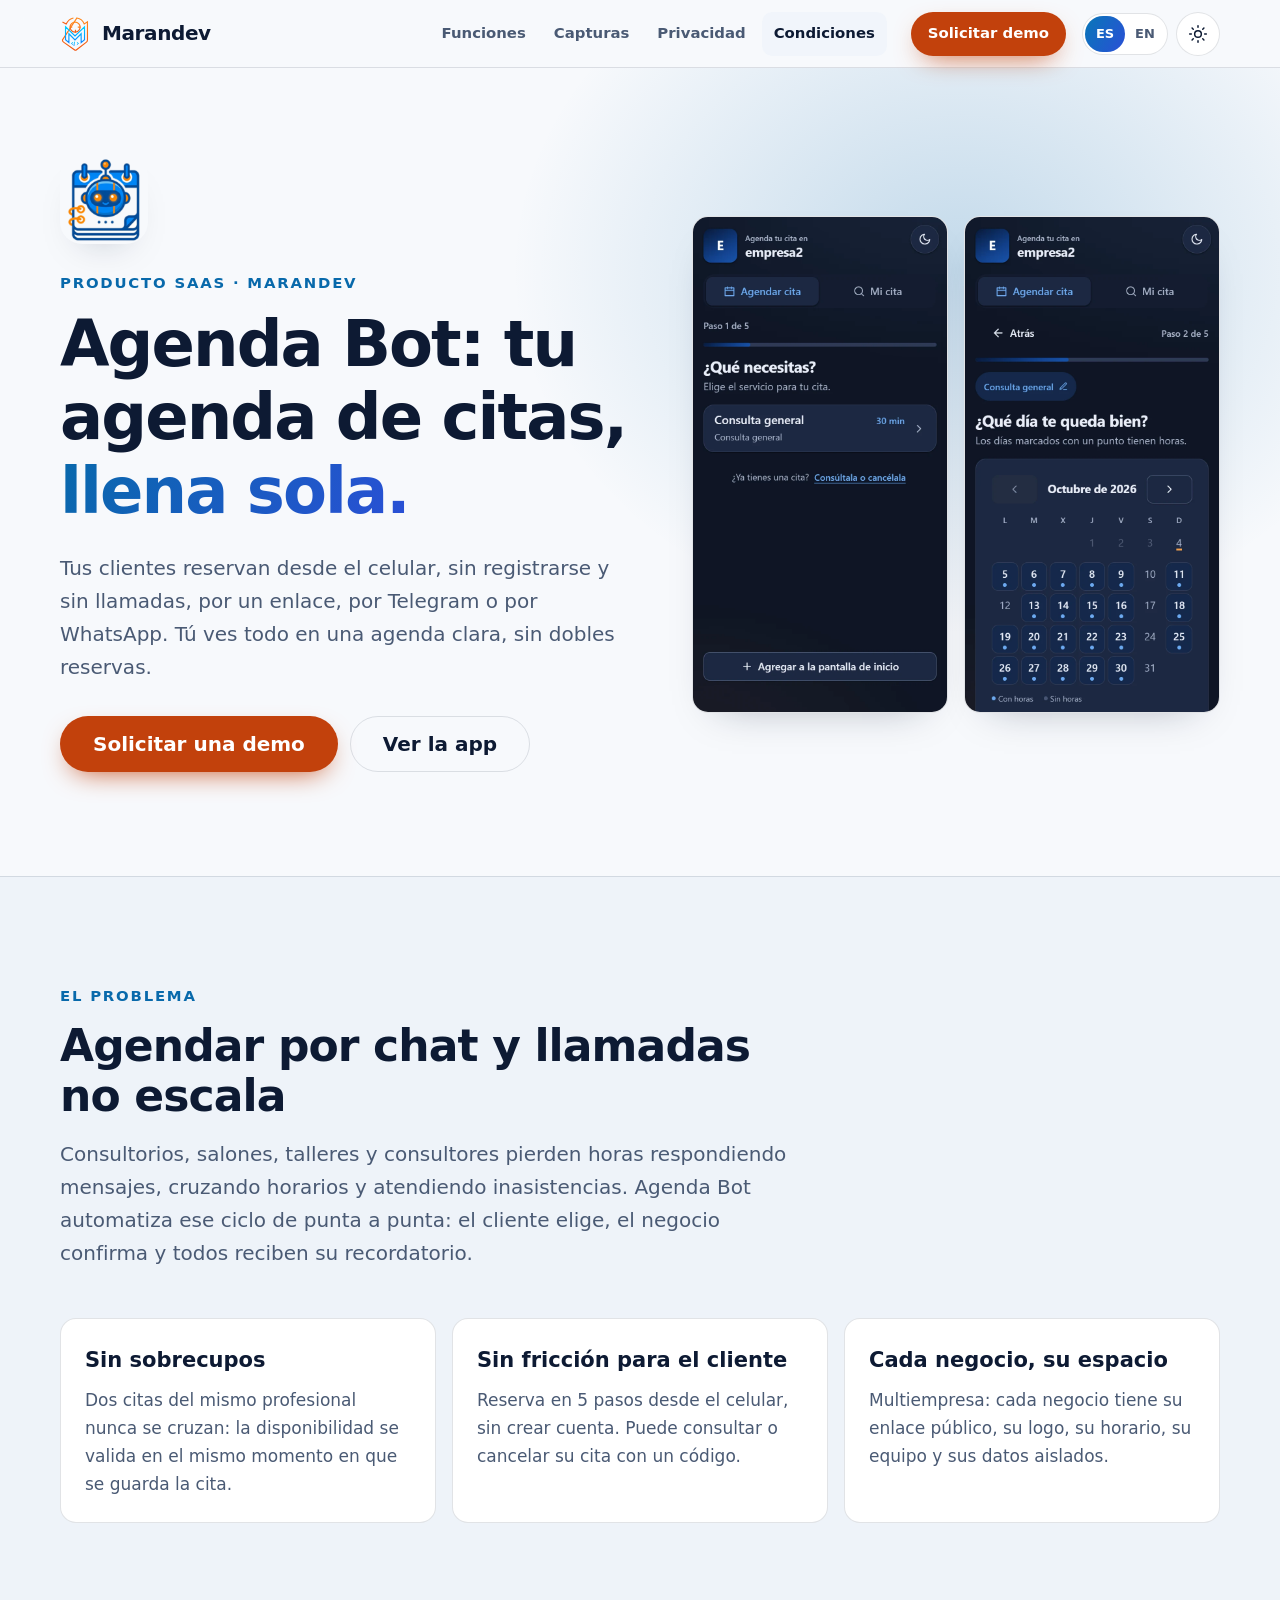
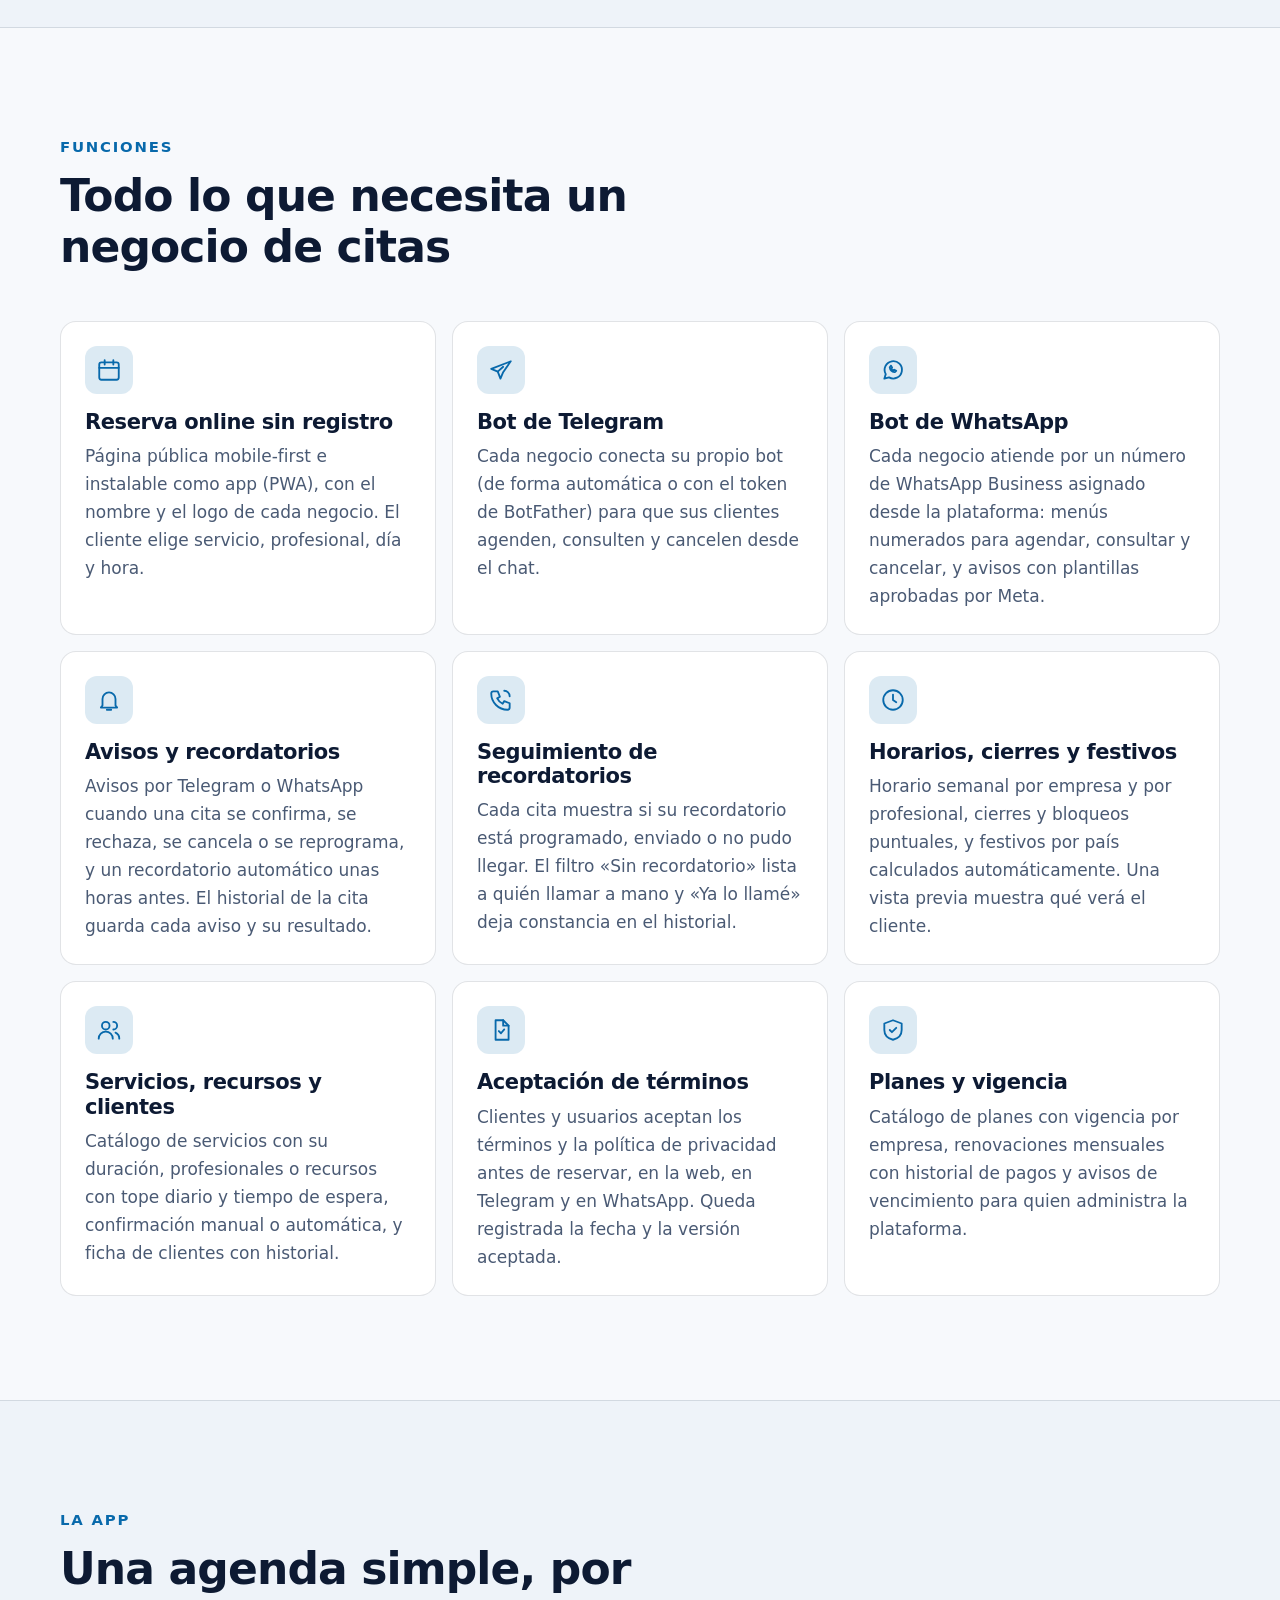
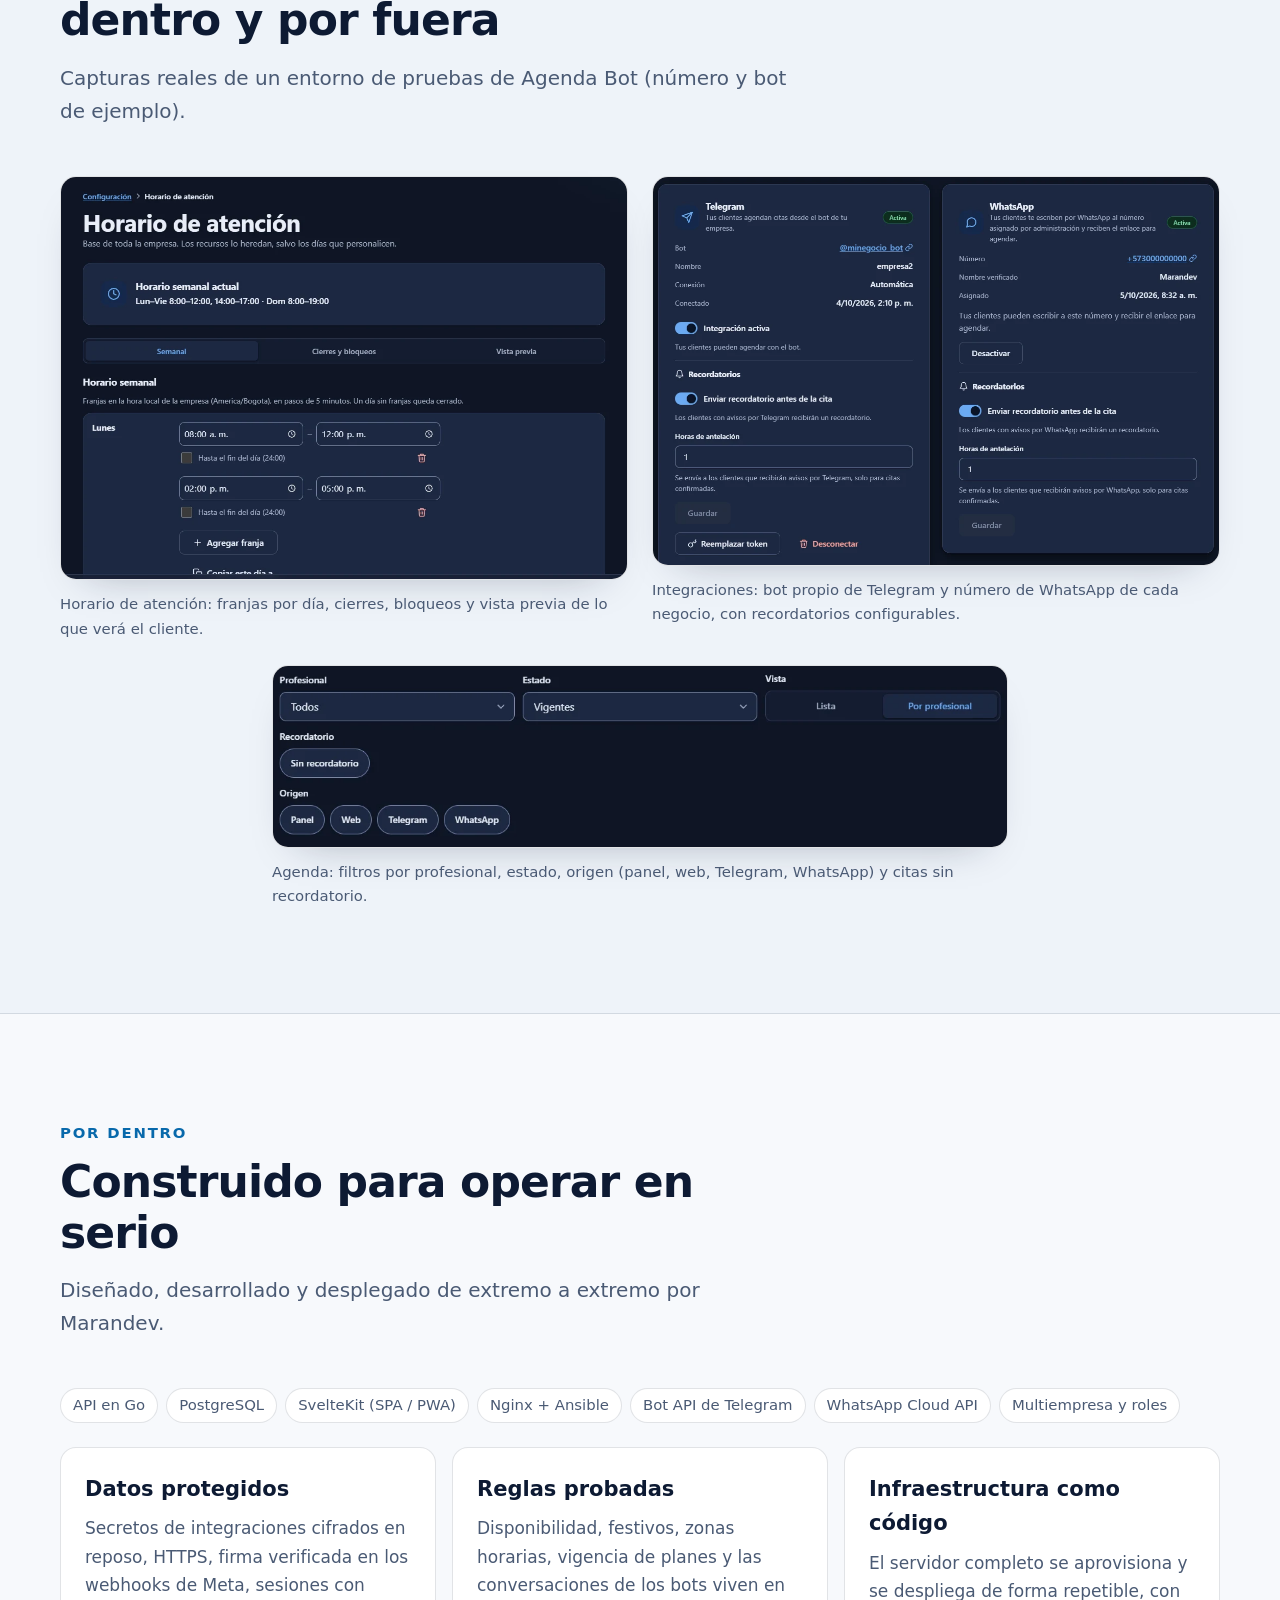
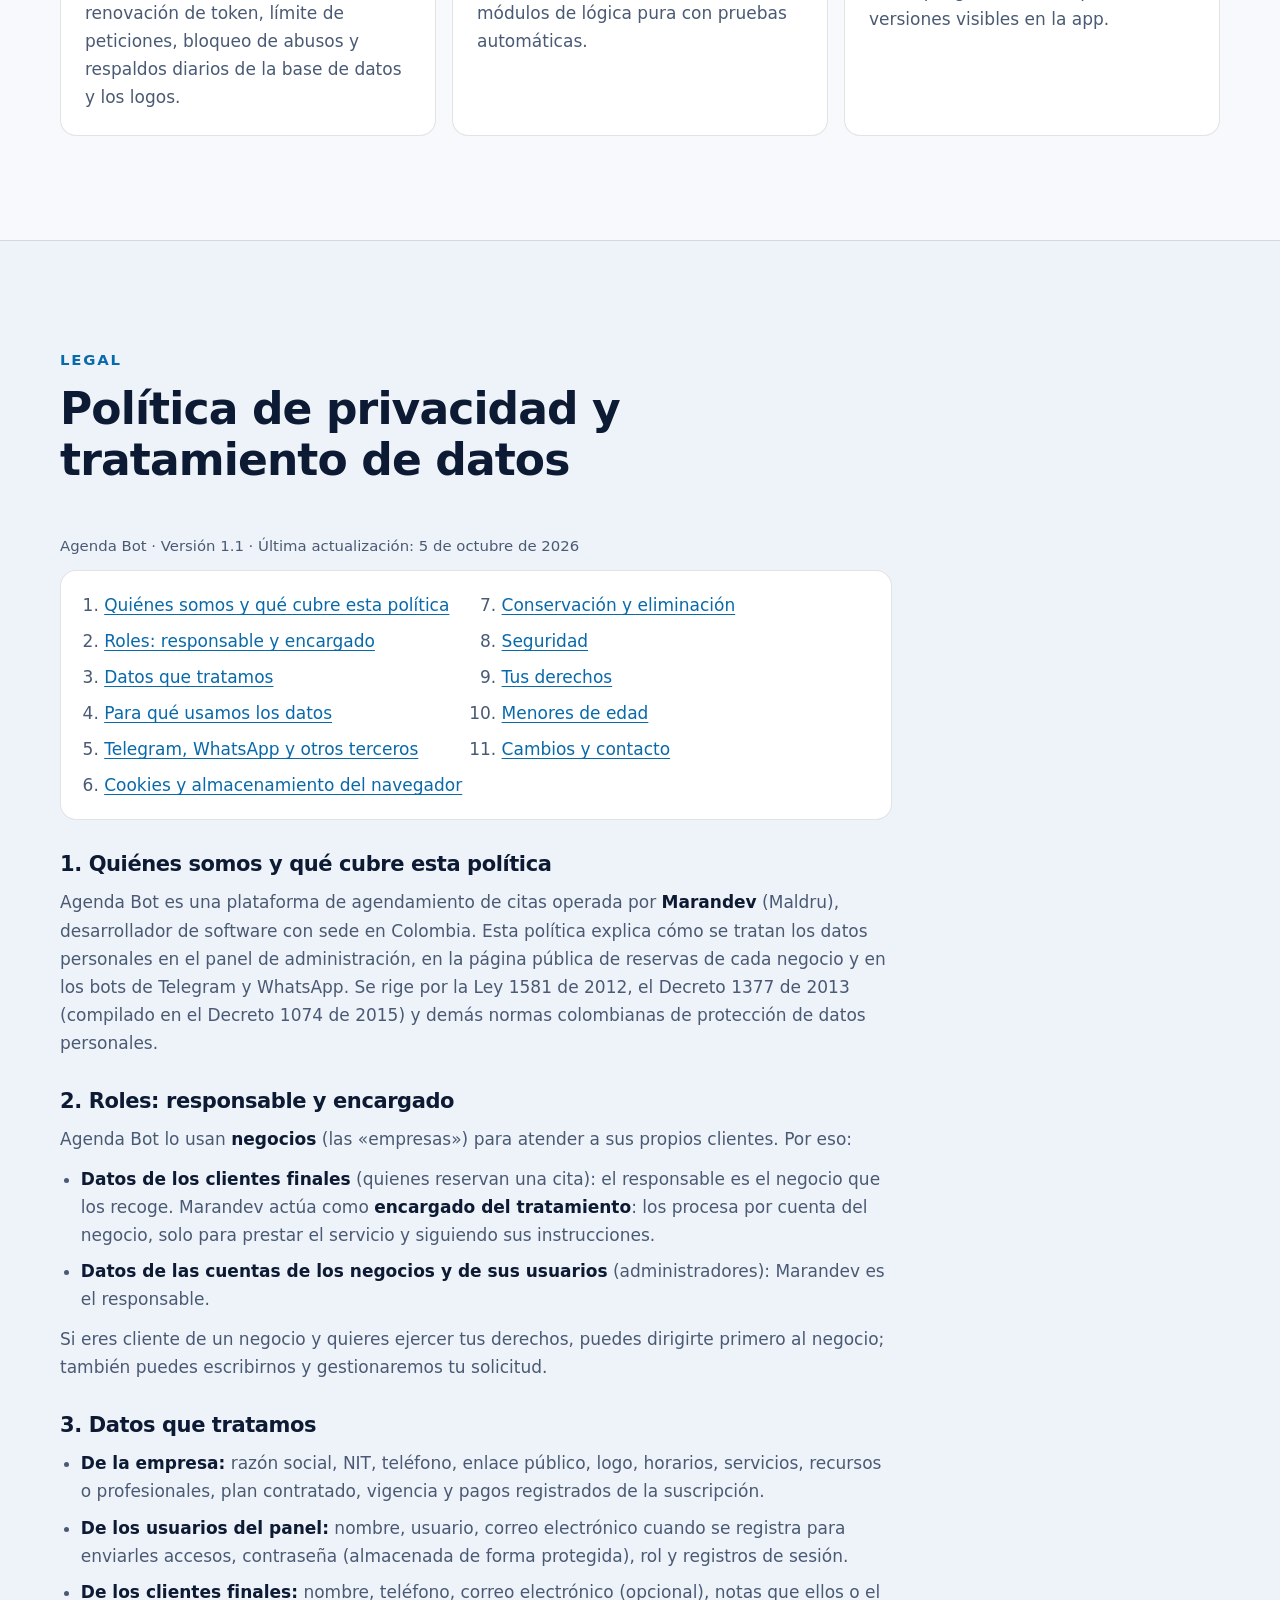
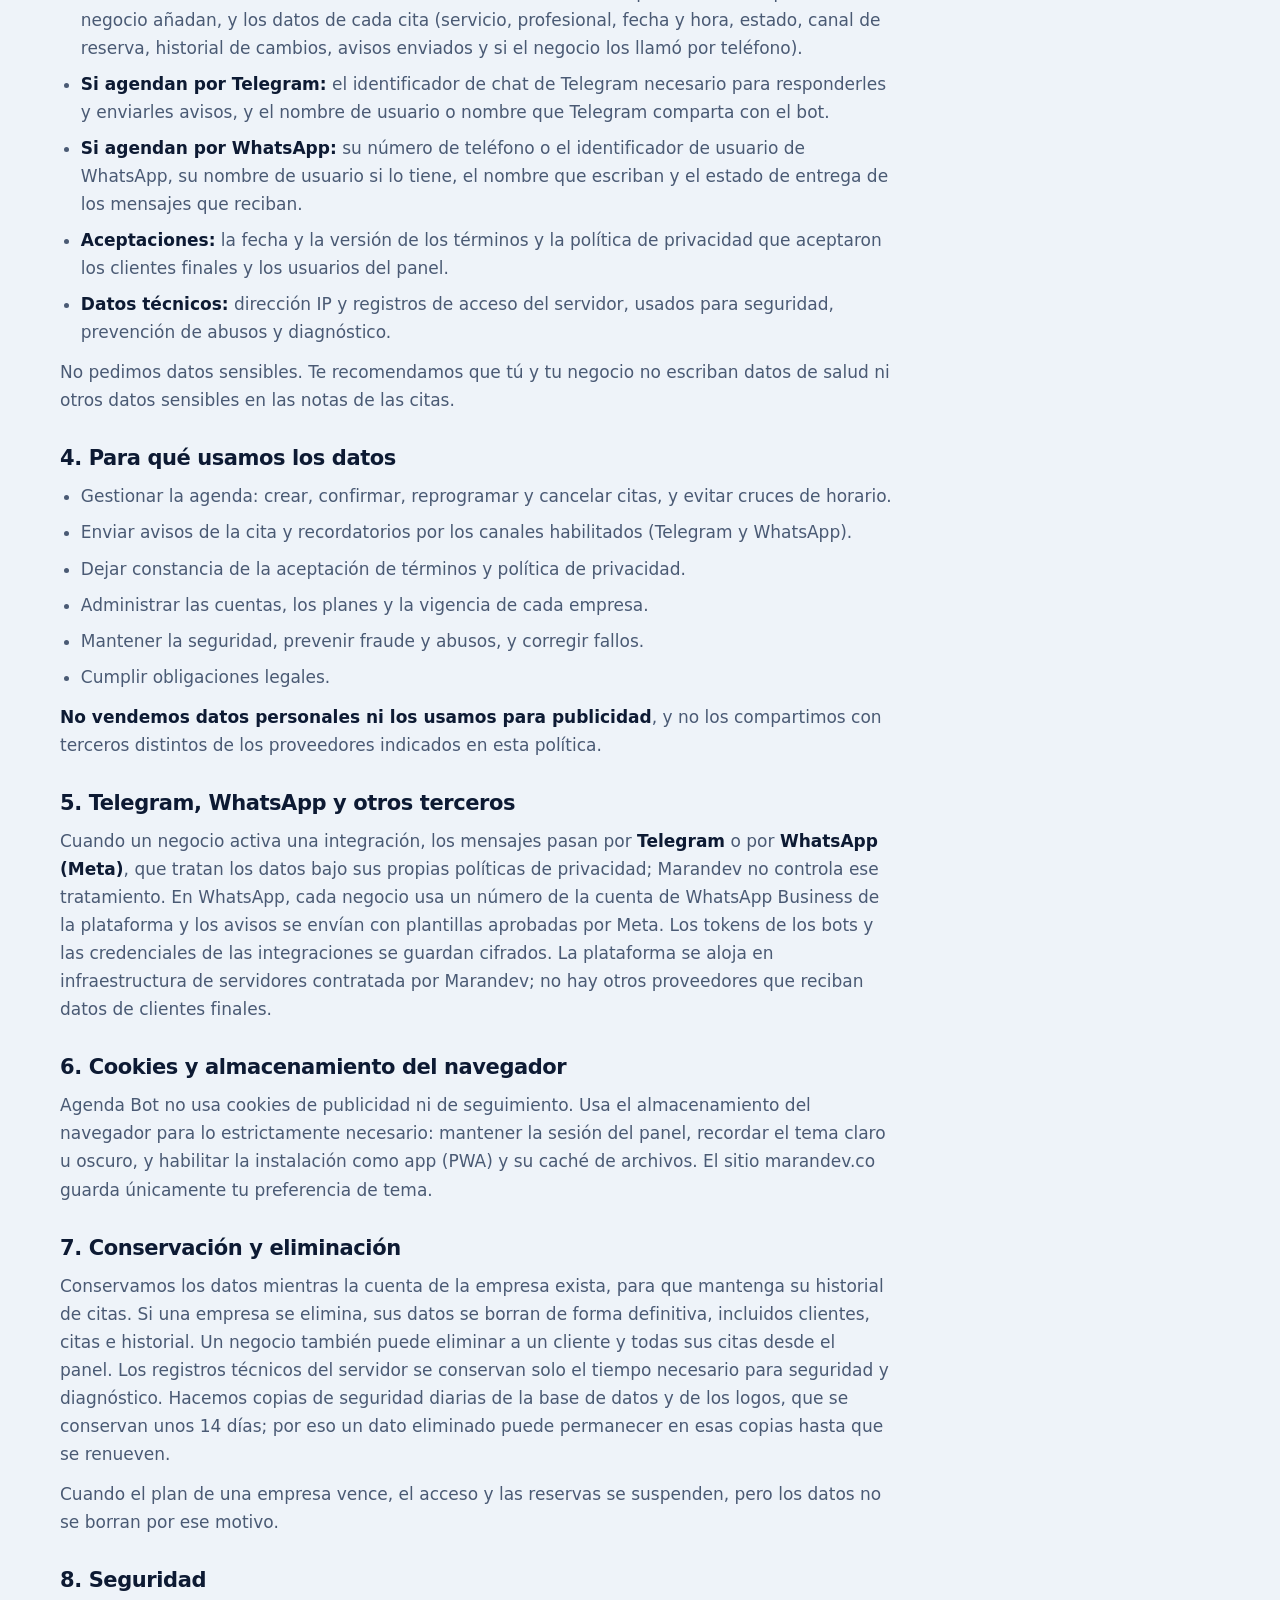
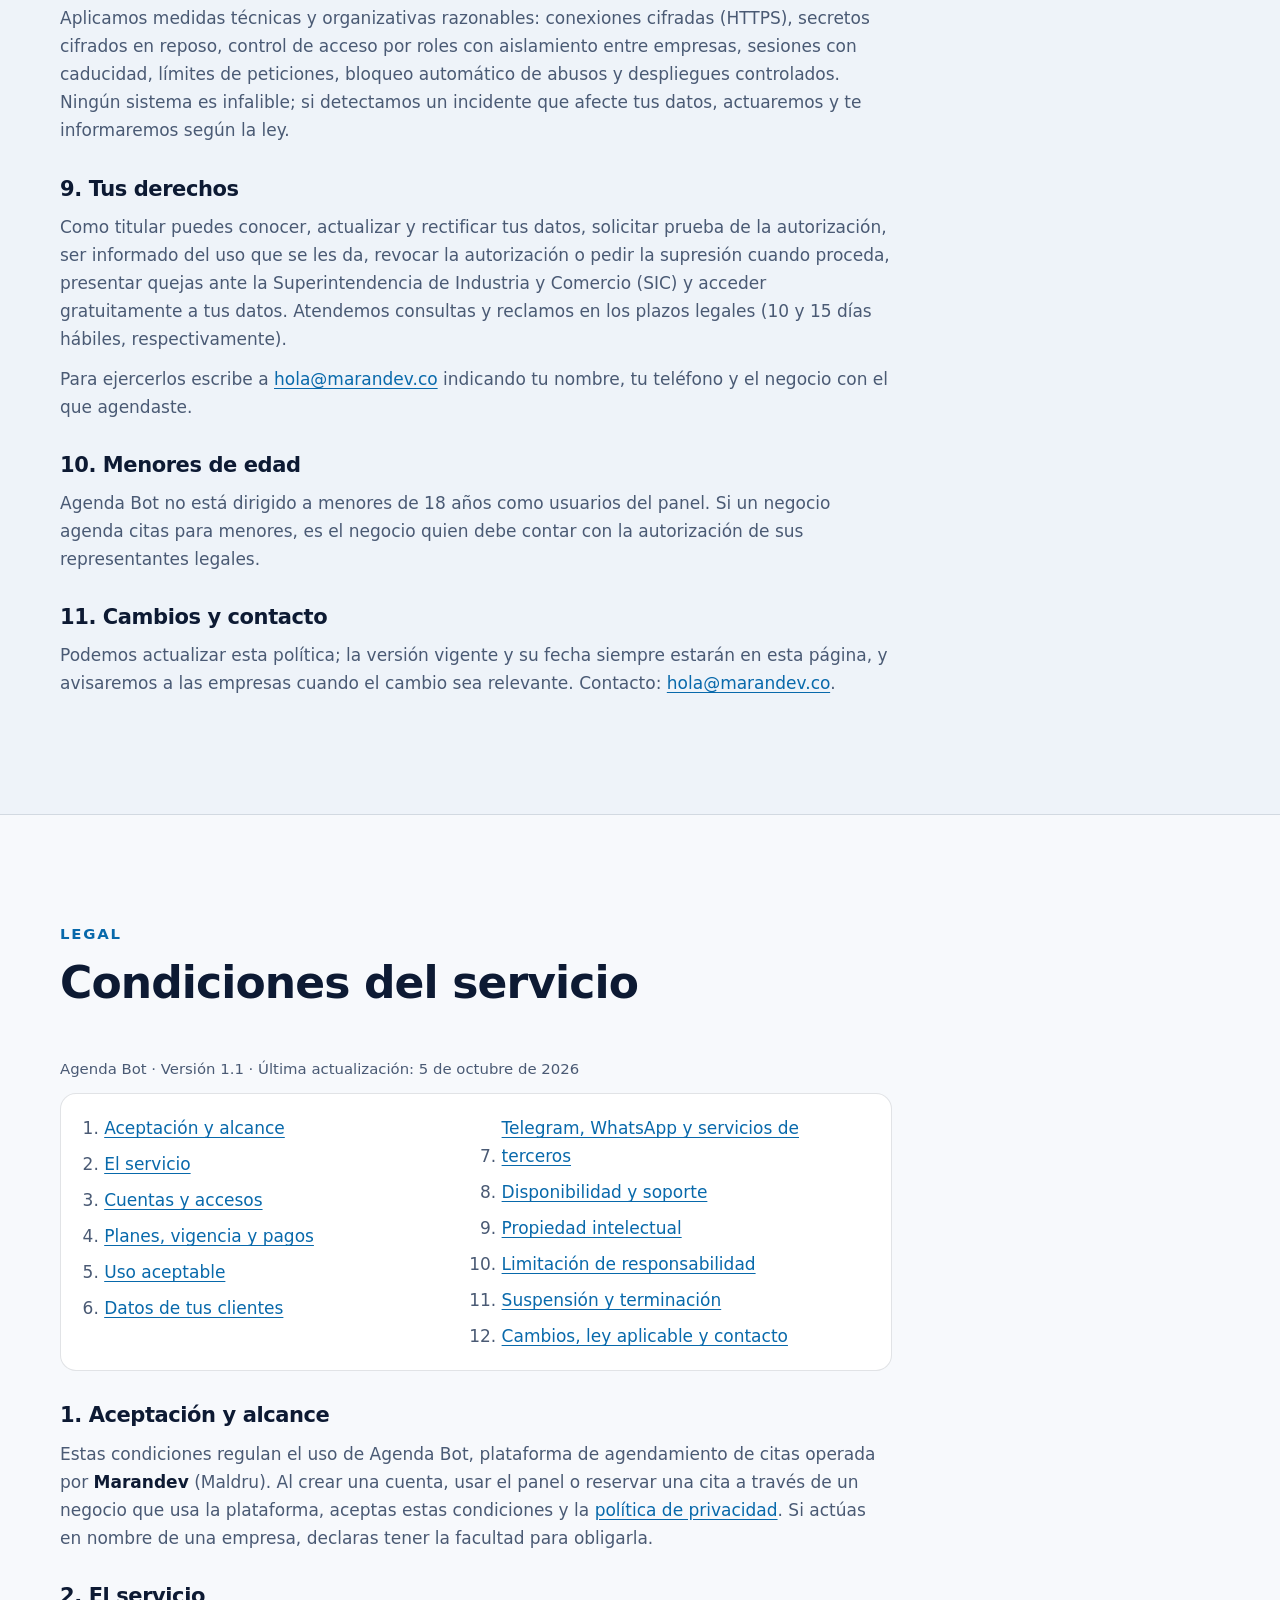
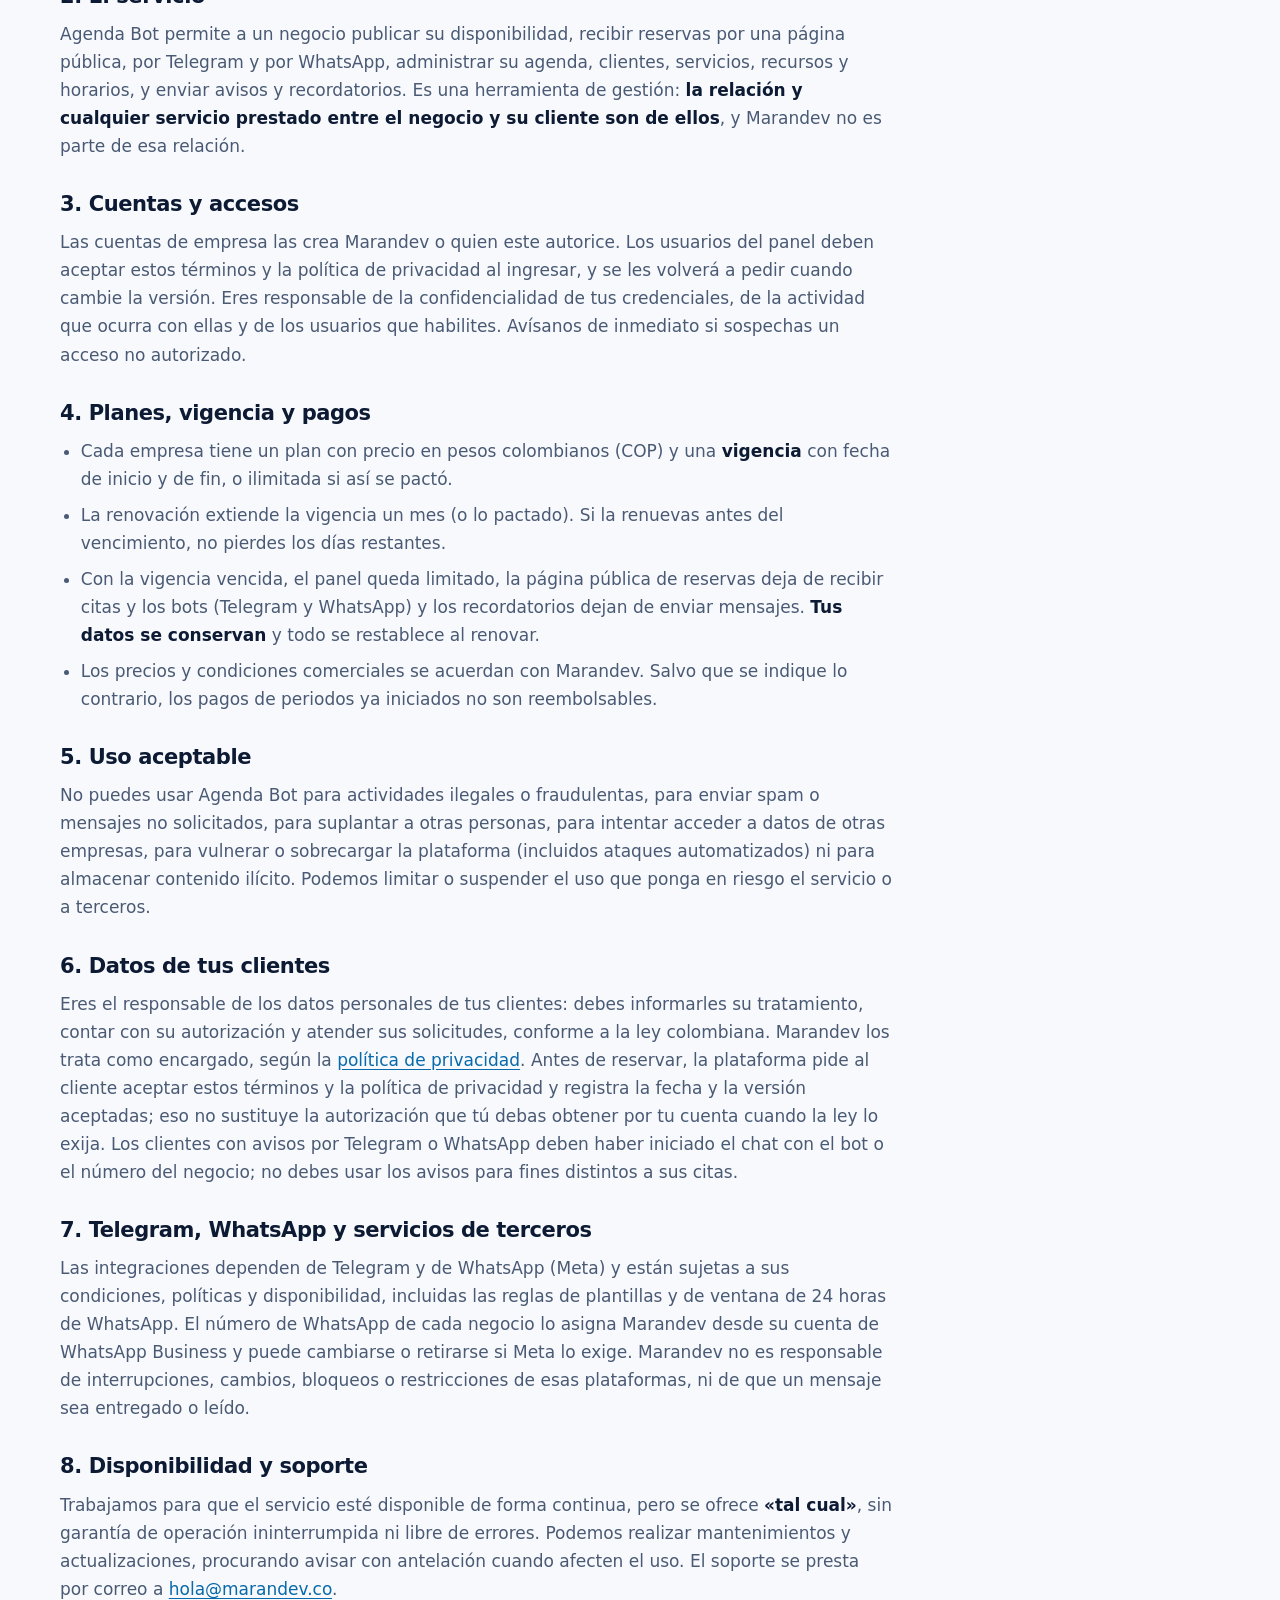
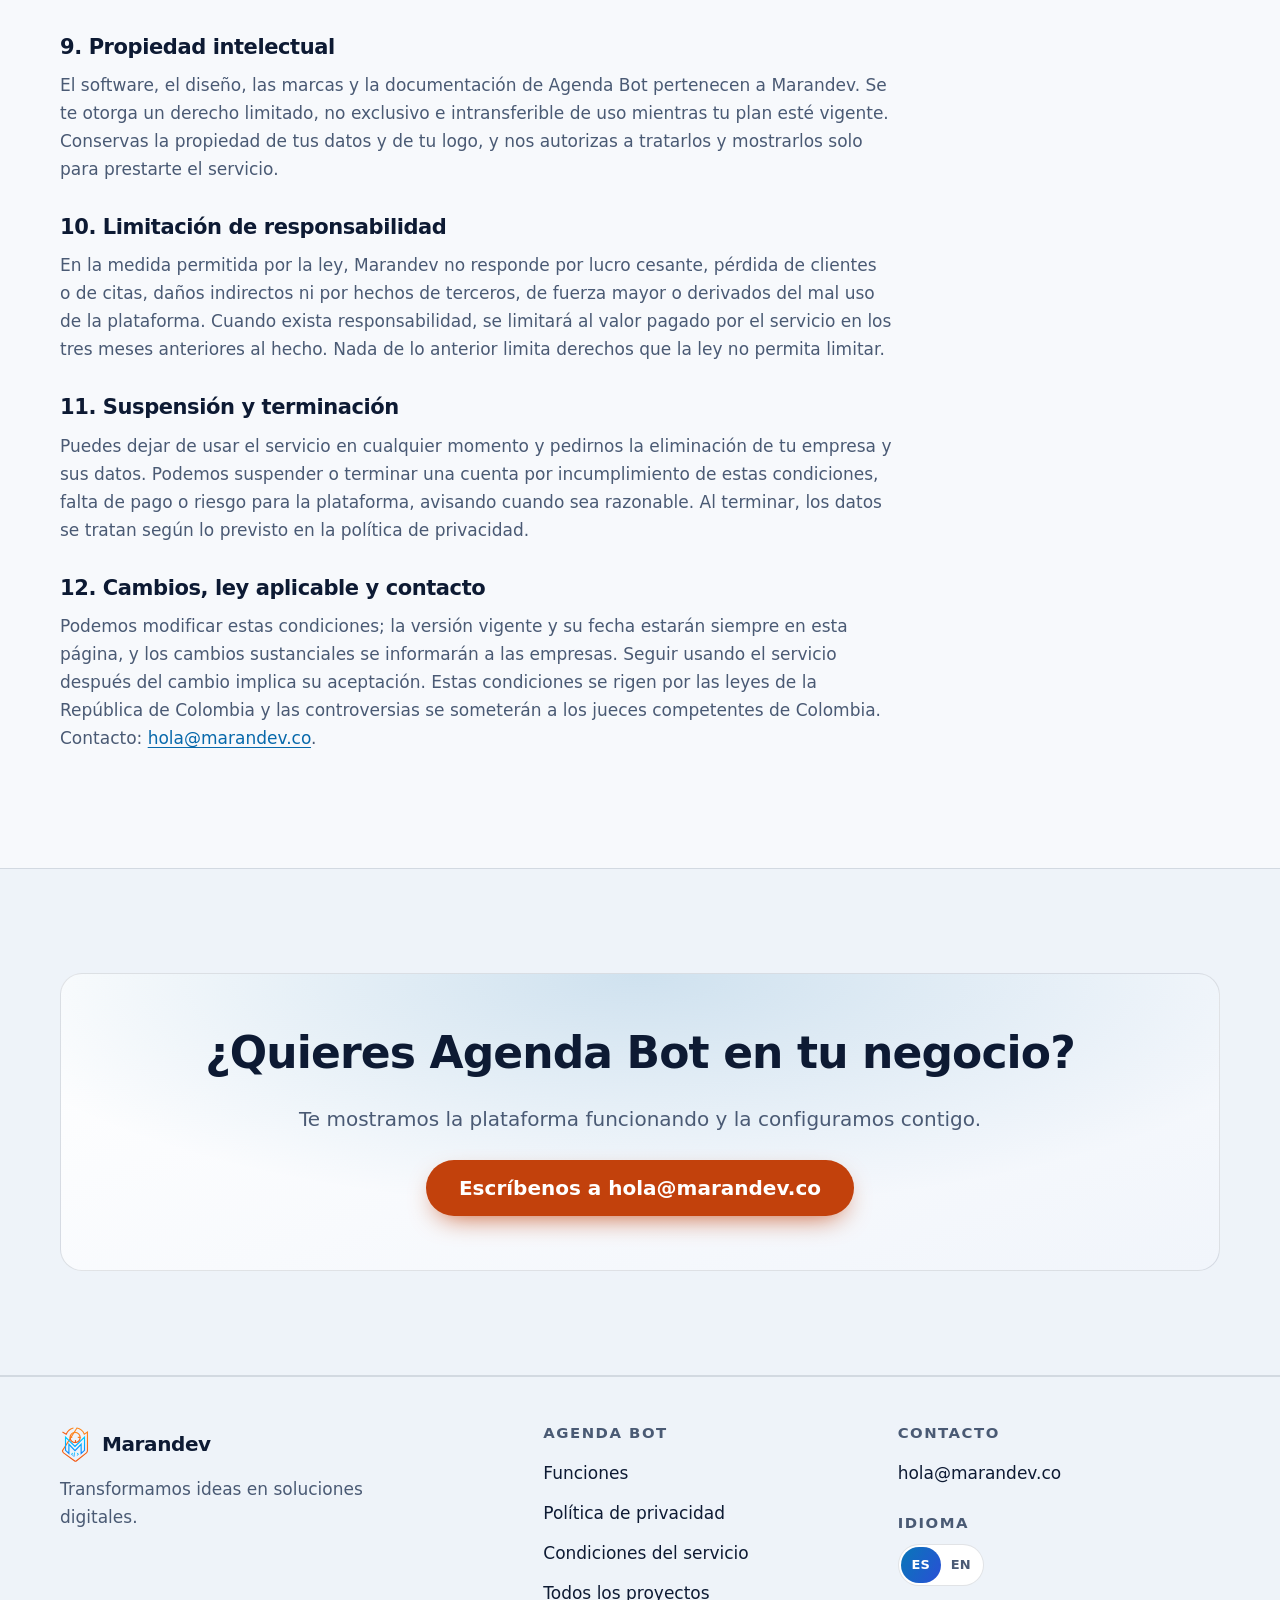
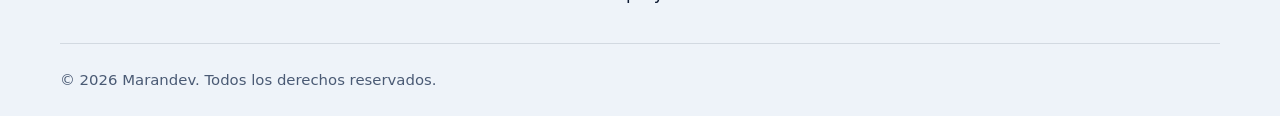
<file: apps/agenda-bot/index.html>
<!doctype html>
<html lang="es">
<head>
  <meta charset="utf-8">
  <meta name="viewport" content="width=device-width, initial-scale=1">
  <title>Agenda Bot | Agenda de citas con reserva online, Telegram y WhatsApp | Marandev</title>
  <meta name="description" content="Agenda Bot es una plataforma SaaS de agendamiento de citas: reserva online sin registro, bots de Telegram y WhatsApp, recordatorios, horarios y festivos. Un producto de Marandev.">
  <link rel="canonical" href="https://marandev.co/apps/agenda-bot/">
  <link rel="alternate" hreflang="es" href="https://marandev.co/apps/agenda-bot/">
  <link rel="alternate" hreflang="en" href="https://marandev.co/en/apps/agenda-bot/">
  <link rel="alternate" hreflang="x-default" href="https://marandev.co/apps/agenda-bot/">
  <meta name="theme-color" content="#050d1f">
  <meta name="color-scheme" content="dark light">
  <meta property="og:type" content="website">
  <meta property="og:site_name" content="Marandev">
  <meta property="og:title" content="Agenda Bot | Agenda de citas con reserva online, Telegram y WhatsApp">
  <meta property="og:description" content="Plataforma SaaS de agendamiento de citas con reserva online sin registro, bots de Telegram y WhatsApp y recordatorios. Un producto de Marandev.">
  <meta property="og:url" content="https://marandev.co/apps/agenda-bot/">
  <meta property="og:locale" content="es_CO">
  <meta property="og:locale:alternate" content="en_US">
  <meta property="og:image" content="https://marandev.co/assets/img/og-image.png">
  <meta property="og:image:width" content="1200">
  <meta property="og:image:height" content="630">
  <meta property="og:image:alt" content="Agenda Bot, un producto de Marandev">
  <meta name="twitter:card" content="summary_large_image">
  <meta name="twitter:title" content="Agenda Bot | Agenda de citas con reserva online, Telegram y WhatsApp">
  <meta name="twitter:description" content="Plataforma SaaS de agendamiento de citas con reserva online sin registro, bots de Telegram y WhatsApp y recordatorios.">
  <meta name="twitter:image" content="https://marandev.co/assets/img/og-image.png">
  <link rel="icon" href="/assets/img/favicon.svg" type="image/svg+xml">
  <link rel="icon" href="/assets/img/favicon-32.png" sizes="32x32" type="image/png">
  <link rel="apple-touch-icon" href="/assets/img/apple-touch-icon.png">
  <script>(function(){var d=document.documentElement;d.classList.add('js');try{var t=localStorage.getItem('marandev-theme');if(t==='light'||t==='dark'){d.setAttribute('data-theme',t);return;}}catch(e){}d.setAttribute('data-theme',window.matchMedia&&window.matchMedia('(prefers-color-scheme: light)').matches?'light':'dark');})();</script>
  <link rel="stylesheet" href="/assets/css/styles.css">
  <script type="application/ld+json">{"@context": "https://schema.org", "@type": "SoftwareApplication", "name": "Agenda Bot", "applicationCategory": "BusinessApplication", "operatingSystem": "Web", "inLanguage": "es", "url": "https://marandev.co/apps/agenda-bot/", "image": "https://marandev.co/assets/img/agenda-bot/icon-512.png", "description": "Plataforma SaaS de agendamiento de citas con reserva online sin registro, bots de Telegram y WhatsApp, recordatorios, horarios y festivos.", "publisher": {"@type": "Organization", "name": "Marandev", "url": "https://marandev.co/"}}</script>
  <script src="/assets/js/main.js" defer></script>
</head>
<body>
  <a class="skip-link" href="#contenido">Saltar al contenido</a>

  <header class="site-header">
    <div class="container header-bar">
      <a class="brand" href="/" aria-label="Marandev, inicio">
        <img src="/assets/img/logo.svg" width="30" height="38" alt="">
        <span>Marandev</span>
      </a>
      <nav class="nav" id="site-nav" aria-label="Principal">
        <ul class="nav__list">
          <li><a class="nav__link" href="#funciones">Funciones</a></li>
          <li><a class="nav__link" href="#capturas">Capturas</a></li>
          <li><a class="nav__link" href="#privacidad">Privacidad</a></li>
          <li><a class="nav__link" href="#terminos">Condiciones</a></li>
        </ul>
        <a class="btn btn--accent btn--sm" href="mailto:hola@marandev.co?subject=Quiero%20una%20demo%20de%20Agenda%20Bot">Solicitar demo</a>
      </nav>
      <div class="header-actions">
        <div class="lang-switch" role="group" aria-label="Idioma"><a href="/apps/agenda-bot/" lang="es" hreflang="es" aria-current="true" aria-label="Español">ES</a><a href="/en/apps/agenda-bot/" lang="en" hreflang="en" aria-label="English">EN</a></div>
        <button class="icon-btn theme-toggle" type="button" aria-label="Cambiar tema claro/oscuro">
          <svg class="i-moon" viewBox="0 0 24 24" fill="none" stroke="currentColor" stroke-width="1.8" stroke-linecap="round" stroke-linejoin="round" aria-hidden="true"><path d="M20 14.5A8 8 0 0 1 9.5 4 8 8 0 1 0 20 14.5z"/></svg>
          <svg class="i-sun" viewBox="0 0 24 24" fill="none" stroke="currentColor" stroke-width="1.8" stroke-linecap="round" aria-hidden="true"><circle cx="12" cy="12" r="4"/><path d="M12 2v2M12 20v2M4.9 4.9l1.4 1.4M17.7 17.7l1.4 1.4M2 12h2M20 12h2M4.9 19.1l1.4-1.4M17.7 6.3l1.4-1.4"/></svg>
        </button>
        <button class="icon-btn menu-toggle" type="button" aria-expanded="false" aria-controls="site-nav" aria-label="Abrir menú">
          <svg class="i-open" viewBox="0 0 24 24" fill="none" stroke="currentColor" stroke-width="1.8" stroke-linecap="round" aria-hidden="true"><path d="M4 7h16M4 12h16M4 17h16"/></svg>
          <svg class="i-close" viewBox="0 0 24 24" fill="none" stroke="currentColor" stroke-width="1.8" stroke-linecap="round" aria-hidden="true"><path d="M6 6l12 12M18 6L6 18"/></svg>
        </button>
      </div>
    </div>
  </header>

  <main id="contenido">
    <section class="hero" aria-labelledby="hero-title">
      <div class="container product-hero__grid">
        <div>
          <img class="product-hero__icon" src="/assets/img/agenda-bot/icon-512.png" width="88" height="88" alt="Logo de Agenda Bot">
          <span class="eyebrow">Producto SaaS · Marandev</span>
          <h1 class="hero__title" id="hero-title">Agenda Bot: tu agenda de citas, <span class="grad-text">llena sola.</span></h1>
          <p class="hero__lead">Tus clientes reservan desde el celular, sin registrarse y sin llamadas, por un enlace, por Telegram o por WhatsApp. Tú ves todo en una agenda clara, sin dobles reservas.</p>
          <div class="hero__ctas">
            <a class="btn btn--accent btn--lg" href="mailto:hola@marandev.co?subject=Quiero%20una%20demo%20de%20Agenda%20Bot">Solicitar una demo</a>
            <a class="btn btn--ghost btn--lg" href="#capturas">Ver la app</a>
          </div>
        </div>
        <div class="shot-pair">
          <figure class="shot"><img src="/assets/img/agenda-bot/reserva-1.webp" width="780" height="1520" alt="Reserva pública en el celular: paso 1, elegir el servicio" fetchpriority="high"></figure>
          <figure class="shot"><img src="/assets/img/agenda-bot/reserva-2.webp" width="780" height="1520" alt="Reserva pública en el celular: paso 2, calendario con los días que tienen horas" fetchpriority="high"></figure>
        </div>
      </div>
    </section>

    <section class="section section--alt" id="problema" aria-labelledby="problema-title">
      <div class="container">
        <div class="section__head reveal">
          <span class="eyebrow">El problema</span>
          <h2 class="section__title" id="problema-title">Agendar por chat y llamadas no escala</h2>
          <p class="section__lead">Consultorios, salones, talleres y consultores pierden horas respondiendo mensajes, cruzando horarios y atendiendo inasistencias. Agenda Bot automatiza ese ciclo de punta a punta: el cliente elige, el negocio confirma y todos reciben su recordatorio.</p>
        </div>
        <ul class="facts">
          <li class="reveal" style="--d:0ms"><strong>Sin sobrecupos</strong><span>Dos citas del mismo profesional nunca se cruzan: la disponibilidad se valida en el mismo momento en que se guarda la cita.</span></li>
          <li class="reveal" style="--d:80ms"><strong>Sin fricción para el cliente</strong><span>Reserva en 5 pasos desde el celular, sin crear cuenta. Puede consultar o cancelar su cita con un código.</span></li>
          <li class="reveal" style="--d:160ms"><strong>Cada negocio, su espacio</strong><span>Multiempresa: cada negocio tiene su enlace público, su logo, su horario, su equipo y sus datos aislados.</span></li>
        </ul>
      </div>
    </section>

    <section class="section" id="funciones" aria-labelledby="funciones-title">
      <div class="container">
        <div class="section__head reveal">
          <span class="eyebrow">Funciones</span>
          <h2 class="section__title" id="funciones-title">Todo lo que necesita un negocio de citas</h2>
        </div>
        <ul class="cards">
        <li class="card reveal" style="--d:0ms">
          <div class="card__icon"><svg viewBox="0 0 24 24" fill="none" stroke="currentColor" stroke-width="1.7" stroke-linecap="round" stroke-linejoin="round" aria-hidden="true"><rect x="3" y="5" width="18" height="16" rx="2"/><path d="M3 10h18M8 3v4M16 3v4"/></svg></div>
          <h3>Reserva online sin registro</h3>
          <p>Página pública mobile-first e instalable como app (PWA), con el nombre y el logo de cada negocio. El cliente elige servicio, profesional, día y hora.</p>
        </li>
        <li class="card reveal" style="--d:60ms">
          <div class="card__icon"><svg viewBox="0 0 24 24" fill="none" stroke="currentColor" stroke-width="1.7" stroke-linecap="round" stroke-linejoin="round" aria-hidden="true"><path d="M21 4 3 11l6 2.5L11.5 20 14 14l7-10z"/><path d="m9 13.5 5-4.5"/></svg></div>
          <h3>Bot de Telegram</h3>
          <p>Cada negocio conecta su propio bot (de forma automática o con el token de BotFather) para que sus clientes agenden, consulten y cancelen desde el chat.</p>
        </li>
        <li class="card reveal" style="--d:120ms">
          <div class="card__icon"><svg viewBox="0 0 24 24" fill="none" stroke="currentColor" stroke-width="1.7" stroke-linecap="round" stroke-linejoin="round" aria-hidden="true"><path d="M4 20l1.3-4.2A8 8 0 1 1 8.3 18.8z"/><path d="M9 9.5c.3 2 2.2 4 4.5 4.5l1.5-1.2-1.8-1-.8.7c-.8-.3-1.6-1.1-1.9-1.9l.7-.8-1-1.8z"/></svg></div>
          <h3>Bot de WhatsApp</h3>
          <p>Cada negocio atiende por un número de WhatsApp Business asignado desde la plataforma: menús numerados para agendar, consultar y cancelar, y avisos con plantillas aprobadas por Meta.</p>
        </li>
        <li class="card reveal" style="--d:0ms">
          <div class="card__icon"><svg viewBox="0 0 24 24" fill="none" stroke="currentColor" stroke-width="1.7" stroke-linecap="round" stroke-linejoin="round" aria-hidden="true"><path d="M6 17V11a6 6 0 1 1 12 0v6l1.5 2h-15z"/><path d="M10 21h4"/></svg></div>
          <h3>Avisos y recordatorios</h3>
          <p>Avisos por Telegram o WhatsApp cuando una cita se confirma, se rechaza, se cancela o se reprograma, y un recordatorio automático unas horas antes. El historial de la cita guarda cada aviso y su resultado.</p>
        </li>
        <li class="card reveal" style="--d:60ms">
          <div class="card__icon"><svg viewBox="0 0 24 24" fill="none" stroke="currentColor" stroke-width="1.7" stroke-linecap="round" stroke-linejoin="round" aria-hidden="true"><path d="M5 4h4l2 5-2.5 1.5a11 11 0 0 0 5 5L15 13l5 2v4a2 2 0 0 1-2 2A15 15 0 0 1 3 6a2 2 0 0 1 2-2z"/><path d="M15 3.5a5 5 0 0 1 5 5"/></svg></div>
          <h3>Seguimiento de recordatorios</h3>
          <p>Cada cita muestra si su recordatorio está programado, enviado o no pudo llegar. El filtro «Sin recordatorio» lista a quién llamar a mano y «Ya lo llamé» deja constancia en el historial.</p>
        </li>
        <li class="card reveal" style="--d:120ms">
          <div class="card__icon"><svg viewBox="0 0 24 24" fill="none" stroke="currentColor" stroke-width="1.7" stroke-linecap="round" stroke-linejoin="round" aria-hidden="true"><circle cx="12" cy="12" r="9"/><path d="M12 7v5l3 2"/></svg></div>
          <h3>Horarios, cierres y festivos</h3>
          <p>Horario semanal por empresa y por profesional, cierres y bloqueos puntuales, y festivos por país calculados automáticamente. Una vista previa muestra qué verá el cliente.</p>
        </li>
        <li class="card reveal" style="--d:0ms">
          <div class="card__icon"><svg viewBox="0 0 24 24" fill="none" stroke="currentColor" stroke-width="1.7" stroke-linecap="round" stroke-linejoin="round" aria-hidden="true"><circle cx="9" cy="8" r="3.5"/><path d="M2.5 20a6.5 6.5 0 0 1 13 0M16 4.5a3.5 3.5 0 0 1 0 7M18 14.5a6 6 0 0 1 3.5 5.5"/></svg></div>
          <h3>Servicios, recursos y clientes</h3>
          <p>Catálogo de servicios con su duración, profesionales o recursos con tope diario y tiempo de espera, confirmación manual o automática, y ficha de clientes con historial.</p>
        </li>
        <li class="card reveal" style="--d:60ms">
          <div class="card__icon"><svg viewBox="0 0 24 24" fill="none" stroke="currentColor" stroke-width="1.7" stroke-linecap="round" stroke-linejoin="round" aria-hidden="true"><path d="M7 3h7l5 5v13H7z"/><path d="M14 3v5h5M10 13l2 2 3-3.5"/></svg></div>
          <h3>Aceptación de términos</h3>
          <p>Clientes y usuarios aceptan los términos y la política de privacidad antes de reservar, en la web, en Telegram y en WhatsApp. Queda registrada la fecha y la versión aceptada.</p>
        </li>
        <li class="card reveal" style="--d:120ms">
          <div class="card__icon"><svg viewBox="0 0 24 24" fill="none" stroke="currentColor" stroke-width="1.7" stroke-linecap="round" stroke-linejoin="round" aria-hidden="true"><path d="M12 3 4 6v6c0 4.5 3.2 7.8 8 9 4.8-1.2 8-4.5 8-9V6z"/><path d="m9 12 2 2 4-4"/></svg></div>
          <h3>Planes y vigencia</h3>
          <p>Catálogo de planes con vigencia por empresa, renovaciones mensuales con historial de pagos y avisos de vencimiento para quien administra la plataforma.</p>
        </li>
        </ul>
      </div>
    </section>

    <section class="section section--alt" id="capturas" aria-labelledby="capturas-title">
      <div class="container">
        <div class="section__head reveal">
          <span class="eyebrow">La app</span>
          <h2 class="section__title" id="capturas-title">Una agenda simple, por dentro y por fuera</h2>
          <p class="section__lead">Capturas reales de un entorno de pruebas de Agenda Bot (número y bot de ejemplo).</p>
        </div>
        <div class="shots">
          <figure class="shot reveal">
            <img src="/assets/img/agenda-bot/horario.webp" width="1040" height="740" loading="lazy" alt="Editor del horario de atención semanal de la empresa, con franjas por día y pestañas de cierres y vista previa">
            <figcaption>Horario de atención: franjas por día, cierres, bloqueos y vista previa de lo que verá el cliente.</figcaption>
          </figure>
          <figure class="shot reveal">
            <img src="/assets/img/agenda-bot/integraciones.webp" width="1108" height="760" loading="lazy" alt="Integraciones de Telegram y WhatsApp activas, cada una con sus recordatorios antes de la cita">
            <figcaption>Integraciones: bot propio de Telegram y número de WhatsApp de cada negocio, con recordatorios configurables.</figcaption>
          </figure>
          <figure class="shot shot--wide reveal">
            <img src="/assets/img/agenda-bot/filtros.webp" width="1108" height="272" loading="lazy" alt="Filtros de la agenda por profesional, estado, recordatorio y origen de la cita: panel, web, Telegram o WhatsApp">
            <figcaption>Agenda: filtros por profesional, estado, origen (panel, web, Telegram, WhatsApp) y citas sin recordatorio.</figcaption>
          </figure>
        </div>
      </div>
    </section>

    <section class="section" id="tecnologia" aria-labelledby="tecnologia-title">
      <div class="container">
        <div class="section__head reveal">
          <span class="eyebrow">Por dentro</span>
          <h2 class="section__title" id="tecnologia-title">Construido para operar en serio</h2>
          <p class="section__lead">Diseñado, desarrollado y desplegado de extremo a extremo por Marandev.</p>
        </div>
        <ul class="tags reveal">
          <li class="tag">API en Go</li>
          <li class="tag">PostgreSQL</li>
          <li class="tag">SvelteKit (SPA / PWA)</li>
          <li class="tag">Nginx + Ansible</li>
          <li class="tag">Bot API de Telegram</li>
          <li class="tag">WhatsApp Cloud API</li>
          <li class="tag">Multiempresa y roles</li>
        </ul>
        <ul class="facts">
          <li class="reveal" style="--d:0ms"><strong>Datos protegidos</strong><span>Secretos de integraciones cifrados en reposo, HTTPS, firma verificada en los webhooks de Meta, sesiones con renovación de token, límite de peticiones, bloqueo de abusos y respaldos diarios de la base de datos y los logos.</span></li>
          <li class="reveal" style="--d:80ms"><strong>Reglas probadas</strong><span>Disponibilidad, festivos, zonas horarias, vigencia de planes y las conversaciones de los bots viven en módulos de lógica pura con pruebas automáticas.</span></li>
          <li class="reveal" style="--d:160ms"><strong>Infraestructura como código</strong><span>El servidor completo se aprovisiona y se despliega de forma repetible, con versiones visibles en la app.</span></li>
        </ul>
      </div>
    </section>

    <section class="section section--alt legal-section" id="privacidad" aria-labelledby="privacidad-title">
      <div class="container">
        <div class="section__head reveal">
          <span class="eyebrow">Legal</span>
          <h2 class="section__title" id="privacidad-title">Política de privacidad y tratamiento de datos</h2>
        </div>
        <div class="legal">
          <p class="legal__meta">Agenda Bot · Versión 1.1 · Última actualización: 5 de octubre de 2026</p>
          <nav class="legal__toc" aria-label="Contenido de la política de privacidad">
            <ol>
              <li><a href="#p1">Quiénes somos y qué cubre esta política</a></li>
              <li><a href="#p2">Roles: responsable y encargado</a></li>
              <li><a href="#p3">Datos que tratamos</a></li>
              <li><a href="#p4">Para qué usamos los datos</a></li>
              <li><a href="#p5">Telegram, WhatsApp y otros terceros</a></li>
              <li><a href="#p6">Cookies y almacenamiento del navegador</a></li>
              <li><a href="#p7">Conservación y eliminación</a></li>
              <li><a href="#p8">Seguridad</a></li>
              <li><a href="#p9">Tus derechos</a></li>
              <li><a href="#p10">Menores de edad</a></li>
              <li><a href="#p11">Cambios y contacto</a></li>
            </ol>
          </nav>

          <h3 id="p1">1. Quiénes somos y qué cubre esta política</h3>
          <p>Agenda Bot es una plataforma de agendamiento de citas operada por <strong>Marandev</strong> (Maldru), desarrollador de software con sede en Colombia. Esta política explica cómo se tratan los datos personales en el panel de administración, en la página pública de reservas de cada negocio y en los bots de Telegram y WhatsApp. Se rige por la Ley 1581 de 2012, el Decreto 1377 de 2013 (compilado en el Decreto 1074 de 2015) y demás normas colombianas de protección de datos personales.</p>

          <h3 id="p2">2. Roles: responsable y encargado</h3>
          <p>Agenda Bot lo usan <strong>negocios</strong> (las «empresas») para atender a sus propios clientes. Por eso:</p>
          <ul>
            <li><strong>Datos de los clientes finales</strong> (quienes reservan una cita): el responsable es el negocio que los recoge. Marandev actúa como <strong>encargado del tratamiento</strong>: los procesa por cuenta del negocio, solo para prestar el servicio y siguiendo sus instrucciones.</li>
            <li><strong>Datos de las cuentas de los negocios y de sus usuarios</strong> (administradores): Marandev es el responsable.</li>
          </ul>
          <p>Si eres cliente de un negocio y quieres ejercer tus derechos, puedes dirigirte primero al negocio; también puedes escribirnos y gestionaremos tu solicitud.</p>

          <h3 id="p3">3. Datos que tratamos</h3>
          <ul>
            <li><strong>De la empresa:</strong> razón social, NIT, teléfono, enlace público, logo, horarios, servicios, recursos o profesionales, plan contratado, vigencia y pagos registrados de la suscripción.</li>
            <li><strong>De los usuarios del panel:</strong> nombre, usuario, correo electrónico cuando se registra para enviarles accesos, contraseña (almacenada de forma protegida), rol y registros de sesión.</li>
            <li><strong>De los clientes finales:</strong> nombre, teléfono, correo electrónico (opcional), notas que ellos o el negocio añadan, y los datos de cada cita (servicio, profesional, fecha y hora, estado, canal de reserva, historial de cambios, avisos enviados y si el negocio los llamó por teléfono).</li>
            <li><strong>Si agendan por Telegram:</strong> el identificador de chat de Telegram necesario para responderles y enviarles avisos, y el nombre de usuario o nombre que Telegram comparta con el bot.</li>
            <li><strong>Si agendan por WhatsApp:</strong> su número de teléfono o el identificador de usuario de WhatsApp, su nombre de usuario si lo tiene, el nombre que escriban y el estado de entrega de los mensajes que reciban.</li>
            <li><strong>Aceptaciones:</strong> la fecha y la versión de los términos y la política de privacidad que aceptaron los clientes finales y los usuarios del panel.</li>
            <li><strong>Datos técnicos:</strong> dirección IP y registros de acceso del servidor, usados para seguridad, prevención de abusos y diagnóstico.</li>
          </ul>
          <p>No pedimos datos sensibles. Te recomendamos que tú y tu negocio no escriban datos de salud ni otros datos sensibles en las notas de las citas.</p>

          <h3 id="p4">4. Para qué usamos los datos</h3>
          <ul>
            <li>Gestionar la agenda: crear, confirmar, reprogramar y cancelar citas, y evitar cruces de horario.</li>
            <li>Enviar avisos de la cita y recordatorios por los canales habilitados (Telegram y WhatsApp).</li>
            <li>Dejar constancia de la aceptación de términos y política de privacidad.</li>
            <li>Administrar las cuentas, los planes y la vigencia de cada empresa.</li>
            <li>Mantener la seguridad, prevenir fraude y abusos, y corregir fallos.</li>
            <li>Cumplir obligaciones legales.</li>
          </ul>
          <p><strong>No vendemos datos personales ni los usamos para publicidad</strong>, y no los compartimos con terceros distintos de los proveedores indicados en esta política.</p>

          <h3 id="p5">5. Telegram, WhatsApp y otros terceros</h3>
          <p>Cuando un negocio activa una integración, los mensajes pasan por <strong>Telegram</strong> o por <strong>WhatsApp (Meta)</strong>, que tratan los datos bajo sus propias políticas de privacidad; Marandev no controla ese tratamiento. En WhatsApp, cada negocio usa un número de la cuenta de WhatsApp Business de la plataforma y los avisos se envían con plantillas aprobadas por Meta. Los tokens de los bots y las credenciales de las integraciones se guardan cifrados. La plataforma se aloja en infraestructura de servidores contratada por Marandev; no hay otros proveedores que reciban datos de clientes finales.</p>

          <h3 id="p6">6. Cookies y almacenamiento del navegador</h3>
          <p>Agenda Bot no usa cookies de publicidad ni de seguimiento. Usa el almacenamiento del navegador para lo estrictamente necesario: mantener la sesión del panel, recordar el tema claro u oscuro, y habilitar la instalación como app (PWA) y su caché de archivos. El sitio marandev.co guarda únicamente tu preferencia de tema.</p>

          <h3 id="p7">7. Conservación y eliminación</h3>
          <p>Conservamos los datos mientras la cuenta de la empresa exista, para que mantenga su historial de citas. Si una empresa se elimina, sus datos se borran de forma definitiva, incluidos clientes, citas e historial. Un negocio también puede eliminar a un cliente y todas sus citas desde el panel. Los registros técnicos del servidor se conservan solo el tiempo necesario para seguridad y diagnóstico. Hacemos copias de seguridad diarias de la base de datos y de los logos, que se conservan unos 14 días; por eso un dato eliminado puede permanecer en esas copias hasta que se renueven.</p>
          <p>Cuando el plan de una empresa vence, el acceso y las reservas se suspenden, pero los datos no se borran por ese motivo.</p>

          <h3 id="p8">8. Seguridad</h3>
          <p>Aplicamos medidas técnicas y organizativas razonables: conexiones cifradas (HTTPS), secretos cifrados en reposo, control de acceso por roles con aislamiento entre empresas, sesiones con caducidad, límites de peticiones, bloqueo automático de abusos y despliegues controlados. Ningún sistema es infalible; si detectamos un incidente que afecte tus datos, actuaremos y te informaremos según la ley.</p>

          <h3 id="p9">9. Tus derechos</h3>
          <p>Como titular puedes conocer, actualizar y rectificar tus datos, solicitar prueba de la autorización, ser informado del uso que se les da, revocar la autorización o pedir la supresión cuando proceda, presentar quejas ante la Superintendencia de Industria y Comercio (SIC) y acceder gratuitamente a tus datos. Atendemos consultas y reclamos en los plazos legales (10 y 15 días hábiles, respectivamente).</p>
          <p>Para ejercerlos escribe a <a href="mailto:hola@marandev.co?subject=Datos%20personales%20-%20Agenda%20Bot">hola@marandev.co</a> indicando tu nombre, tu teléfono y el negocio con el que agendaste.</p>

          <h3 id="p10">10. Menores de edad</h3>
          <p>Agenda Bot no está dirigido a menores de 18 años como usuarios del panel. Si un negocio agenda citas para menores, es el negocio quien debe contar con la autorización de sus representantes legales.</p>

          <h3 id="p11">11. Cambios y contacto</h3>
          <p>Podemos actualizar esta política; la versión vigente y su fecha siempre estarán en esta página, y avisaremos a las empresas cuando el cambio sea relevante. Contacto: <a href="mailto:hola@marandev.co?subject=Privacidad%20-%20Agenda%20Bot">hola@marandev.co</a>.</p>
        </div>
      </div>
    </section>

    <section class="section legal-section" id="terminos" aria-labelledby="terminos-title">
      <div class="container">
        <div class="section__head reveal">
          <span class="eyebrow">Legal</span>
          <h2 class="section__title" id="terminos-title">Condiciones del servicio</h2>
        </div>
        <div class="legal">
          <p class="legal__meta">Agenda Bot · Versión 1.1 · Última actualización: 5 de octubre de 2026</p>
          <nav class="legal__toc" aria-label="Contenido de las condiciones del servicio">
            <ol>
              <li><a href="#t1">Aceptación y alcance</a></li>
              <li><a href="#t2">El servicio</a></li>
              <li><a href="#t3">Cuentas y accesos</a></li>
              <li><a href="#t4">Planes, vigencia y pagos</a></li>
              <li><a href="#t5">Uso aceptable</a></li>
              <li><a href="#t6">Datos de tus clientes</a></li>
              <li><a href="#t7">Telegram, WhatsApp y servicios de terceros</a></li>
              <li><a href="#t8">Disponibilidad y soporte</a></li>
              <li><a href="#t9">Propiedad intelectual</a></li>
              <li><a href="#t10">Limitación de responsabilidad</a></li>
              <li><a href="#t11">Suspensión y terminación</a></li>
              <li><a href="#t12">Cambios, ley aplicable y contacto</a></li>
            </ol>
          </nav>

          <h3 id="t1">1. Aceptación y alcance</h3>
          <p>Estas condiciones regulan el uso de Agenda Bot, plataforma de agendamiento de citas operada por <strong>Marandev</strong> (Maldru). Al crear una cuenta, usar el panel o reservar una cita a través de un negocio que usa la plataforma, aceptas estas condiciones y la <a href="#privacidad">política de privacidad</a>. Si actúas en nombre de una empresa, declaras tener la facultad para obligarla.</p>

          <h3 id="t2">2. El servicio</h3>
          <p>Agenda Bot permite a un negocio publicar su disponibilidad, recibir reservas por una página pública, por Telegram y por WhatsApp, administrar su agenda, clientes, servicios, recursos y horarios, y enviar avisos y recordatorios. Es una herramienta de gestión: <strong>la relación y cualquier servicio prestado entre el negocio y su cliente son de ellos</strong>, y Marandev no es parte de esa relación.</p>

          <h3 id="t3">3. Cuentas y accesos</h3>
          <p>Las cuentas de empresa las crea Marandev o quien este autorice. Los usuarios del panel deben aceptar estos términos y la política de privacidad al ingresar, y se les volverá a pedir cuando cambie la versión. Eres responsable de la confidencialidad de tus credenciales, de la actividad que ocurra con ellas y de los usuarios que habilites. Avísanos de inmediato si sospechas un acceso no autorizado.</p>

          <h3 id="t4">4. Planes, vigencia y pagos</h3>
          <ul>
            <li>Cada empresa tiene un plan con precio en pesos colombianos (COP) y una <strong>vigencia</strong> con fecha de inicio y de fin, o ilimitada si así se pactó.</li>
            <li>La renovación extiende la vigencia un mes (o lo pactado). Si la renuevas antes del vencimiento, no pierdes los días restantes.</li>
            <li>Con la vigencia vencida, el panel queda limitado, la página pública de reservas deja de recibir citas y los bots (Telegram y WhatsApp) y los recordatorios dejan de enviar mensajes. <strong>Tus datos se conservan</strong> y todo se restablece al renovar.</li>
            <li>Los precios y condiciones comerciales se acuerdan con Marandev. Salvo que se indique lo contrario, los pagos de periodos ya iniciados no son reembolsables.</li>
          </ul>

          <h3 id="t5">5. Uso aceptable</h3>
          <p>No puedes usar Agenda Bot para actividades ilegales o fraudulentas, para enviar spam o mensajes no solicitados, para suplantar a otras personas, para intentar acceder a datos de otras empresas, para vulnerar o sobrecargar la plataforma (incluidos ataques automatizados) ni para almacenar contenido ilícito. Podemos limitar o suspender el uso que ponga en riesgo el servicio o a terceros.</p>

          <h3 id="t6">6. Datos de tus clientes</h3>
          <p>Eres el responsable de los datos personales de tus clientes: debes informarles su tratamiento, contar con su autorización y atender sus solicitudes, conforme a la ley colombiana. Marandev los trata como encargado, según la <a href="#privacidad">política de privacidad</a>. Antes de reservar, la plataforma pide al cliente aceptar estos términos y la política de privacidad y registra la fecha y la versión aceptadas; eso no sustituye la autorización que tú debas obtener por tu cuenta cuando la ley lo exija. Los clientes con avisos por Telegram o WhatsApp deben haber iniciado el chat con el bot o el número del negocio; no debes usar los avisos para fines distintos a sus citas.</p>

          <h3 id="t7">7. Telegram, WhatsApp y servicios de terceros</h3>
          <p>Las integraciones dependen de Telegram y de WhatsApp (Meta) y están sujetas a sus condiciones, políticas y disponibilidad, incluidas las reglas de plantillas y de ventana de 24 horas de WhatsApp. El número de WhatsApp de cada negocio lo asigna Marandev desde su cuenta de WhatsApp Business y puede cambiarse o retirarse si Meta lo exige. Marandev no es responsable de interrupciones, cambios, bloqueos o restricciones de esas plataformas, ni de que un mensaje sea entregado o leído.</p>

          <h3 id="t8">8. Disponibilidad y soporte</h3>
          <p>Trabajamos para que el servicio esté disponible de forma continua, pero se ofrece <strong>«tal cual»</strong>, sin garantía de operación ininterrumpida ni libre de errores. Podemos realizar mantenimientos y actualizaciones, procurando avisar con antelación cuando afecten el uso. El soporte se presta por correo a <a href="mailto:hola@marandev.co">hola@marandev.co</a>.</p>

          <h3 id="t9">9. Propiedad intelectual</h3>
          <p>El software, el diseño, las marcas y la documentación de Agenda Bot pertenecen a Marandev. Se te otorga un derecho limitado, no exclusivo e intransferible de uso mientras tu plan esté vigente. Conservas la propiedad de tus datos y de tu logo, y nos autorizas a tratarlos y mostrarlos solo para prestarte el servicio.</p>

          <h3 id="t10">10. Limitación de responsabilidad</h3>
          <p>En la medida permitida por la ley, Marandev no responde por lucro cesante, pérdida de clientes o de citas, daños indirectos ni por hechos de terceros, de fuerza mayor o derivados del mal uso de la plataforma. Cuando exista responsabilidad, se limitará al valor pagado por el servicio en los tres meses anteriores al hecho. Nada de lo anterior limita derechos que la ley no permita limitar.</p>

          <h3 id="t11">11. Suspensión y terminación</h3>
          <p>Puedes dejar de usar el servicio en cualquier momento y pedirnos la eliminación de tu empresa y sus datos. Podemos suspender o terminar una cuenta por incumplimiento de estas condiciones, falta de pago o riesgo para la plataforma, avisando cuando sea razonable. Al terminar, los datos se tratan según lo previsto en la política de privacidad.</p>

          <h3 id="t12">12. Cambios, ley aplicable y contacto</h3>
          <p>Podemos modificar estas condiciones; la versión vigente y su fecha estarán siempre en esta página, y los cambios sustanciales se informarán a las empresas. Seguir usando el servicio después del cambio implica su aceptación. Estas condiciones se rigen por las leyes de la República de Colombia y las controversias se someterán a los jueces competentes de Colombia. Contacto: <a href="mailto:hola@marandev.co?subject=Condiciones%20-%20Agenda%20Bot">hola@marandev.co</a>.</p>
        </div>
      </div>
    </section>

    <section class="section section--alt" id="contacto" aria-labelledby="contacto-title">
      <div class="container">
        <div class="panel contact reveal">
          <h2 class="section__title" id="contacto-title">¿Quieres Agenda Bot en tu negocio?</h2>
          <p class="section__lead">Te mostramos la plataforma funcionando y la configuramos contigo.</p>
          <a class="btn btn--accent btn--lg" href="mailto:hola@marandev.co?subject=Quiero%20una%20demo%20de%20Agenda%20Bot">Escríbenos a hola@marandev.co</a>
        </div>
      </div>
    </section>
  </main>

  <footer class="site-footer">
    <div class="container">
      <div class="footer__grid">
        <div class="footer__brand">
          <a class="brand" href="/" aria-label="Marandev, inicio">
            <img src="/assets/img/logo.svg" width="30" height="38" alt="">
            <span>Marandev</span>
          </a>
          <p>Transformamos ideas en soluciones digitales.</p>
        </div>
        <div>
          <h2 class="footer__title">Agenda Bot</h2>
          <ul class="footer__links">
          <li><a href="#funciones">Funciones</a></li>
          <li><a href="#privacidad">Política de privacidad</a></li>
          <li><a href="#terminos">Condiciones del servicio</a></li>
          <li><a href="/#proyectos">Todos los proyectos</a></li>
          </ul>
        </div>
        <div>
          <h2 class="footer__title">Contacto</h2>
          <ul class="footer__links">
            <li><a href="mailto:hola@marandev.co">hola@marandev.co</a></li>
          </ul>
          <h2 class="footer__title" style="margin-top:1.5rem">Idioma</h2>
          <div class="lang-switch" role="group" aria-label="Idioma"><a href="/apps/agenda-bot/" lang="es" hreflang="es" aria-current="true" aria-label="Español">ES</a><a href="/en/apps/agenda-bot/" lang="en" hreflang="en" aria-label="English">EN</a></div>
        </div>
      </div>
      <p class="footer__bottom">© 2026 Marandev. Todos los derechos reservados.</p>
    </div>
  </footer>
</body>
</html>
</file>
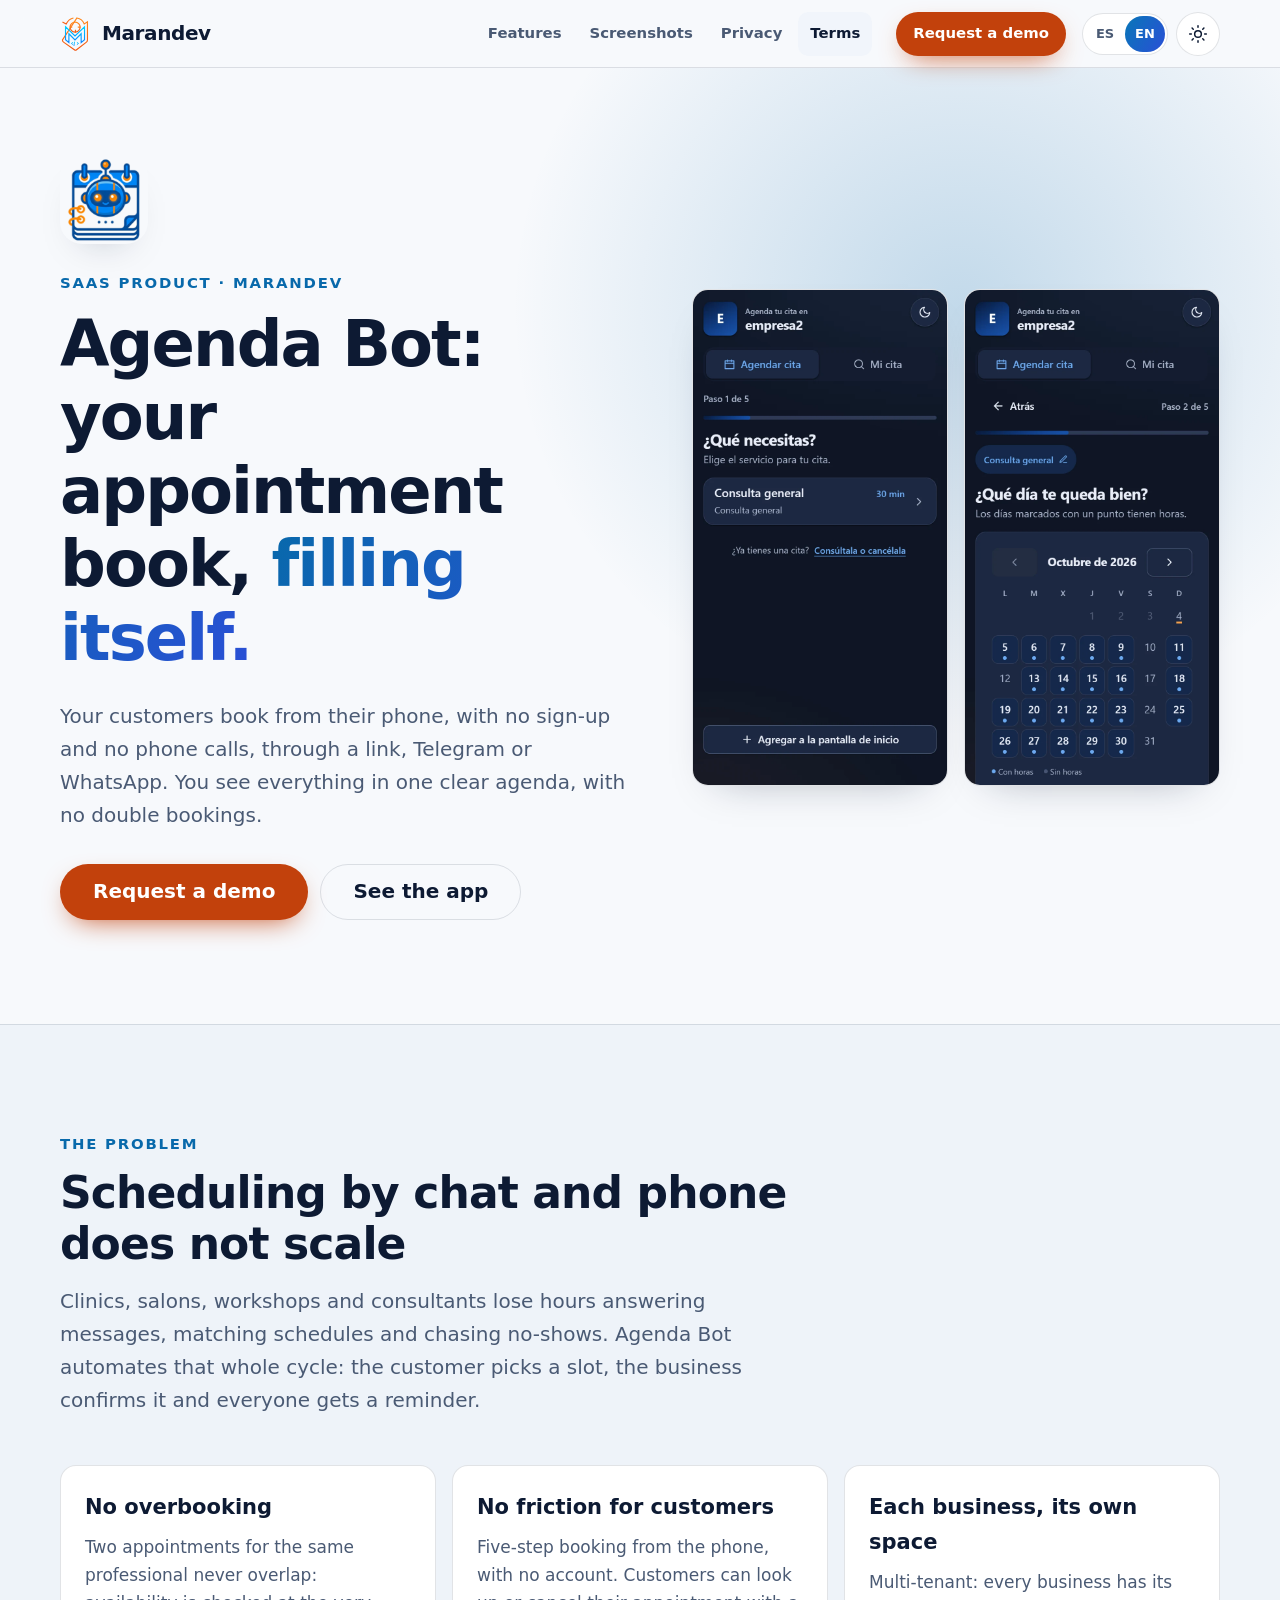
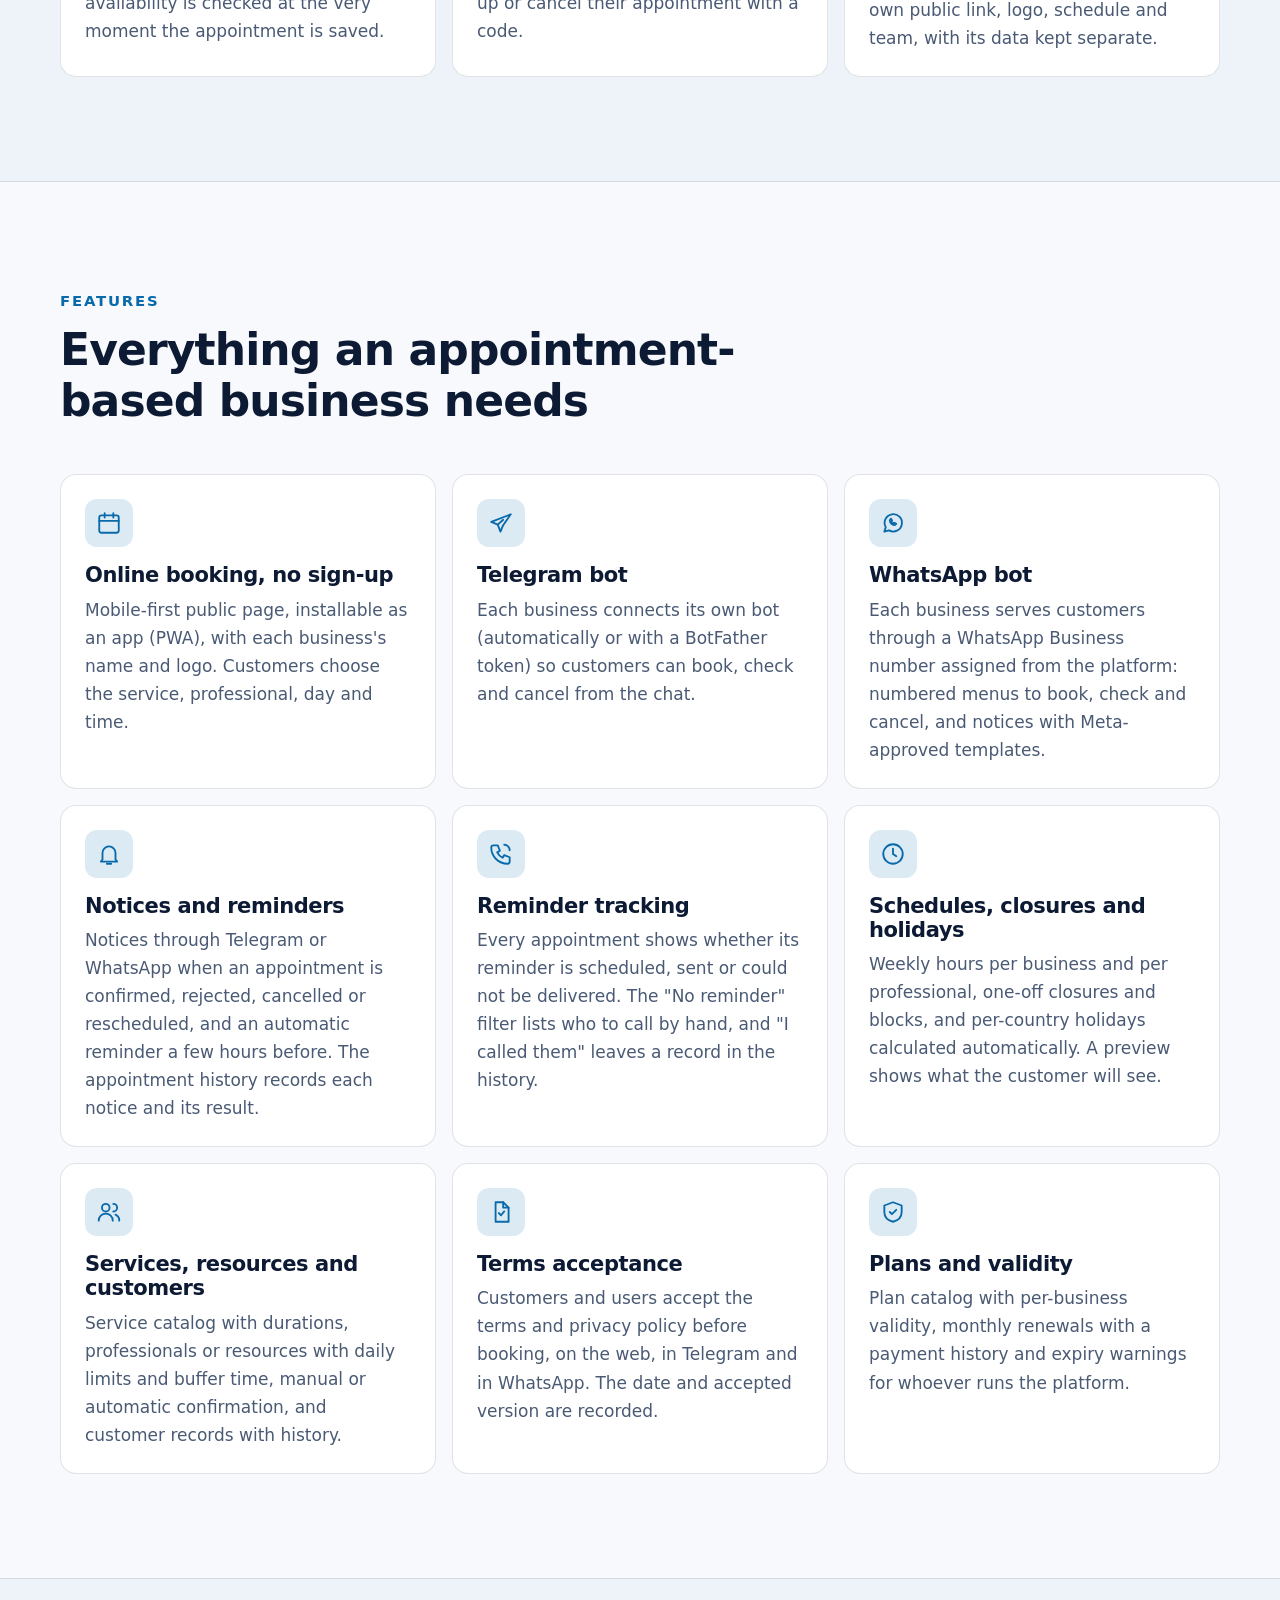
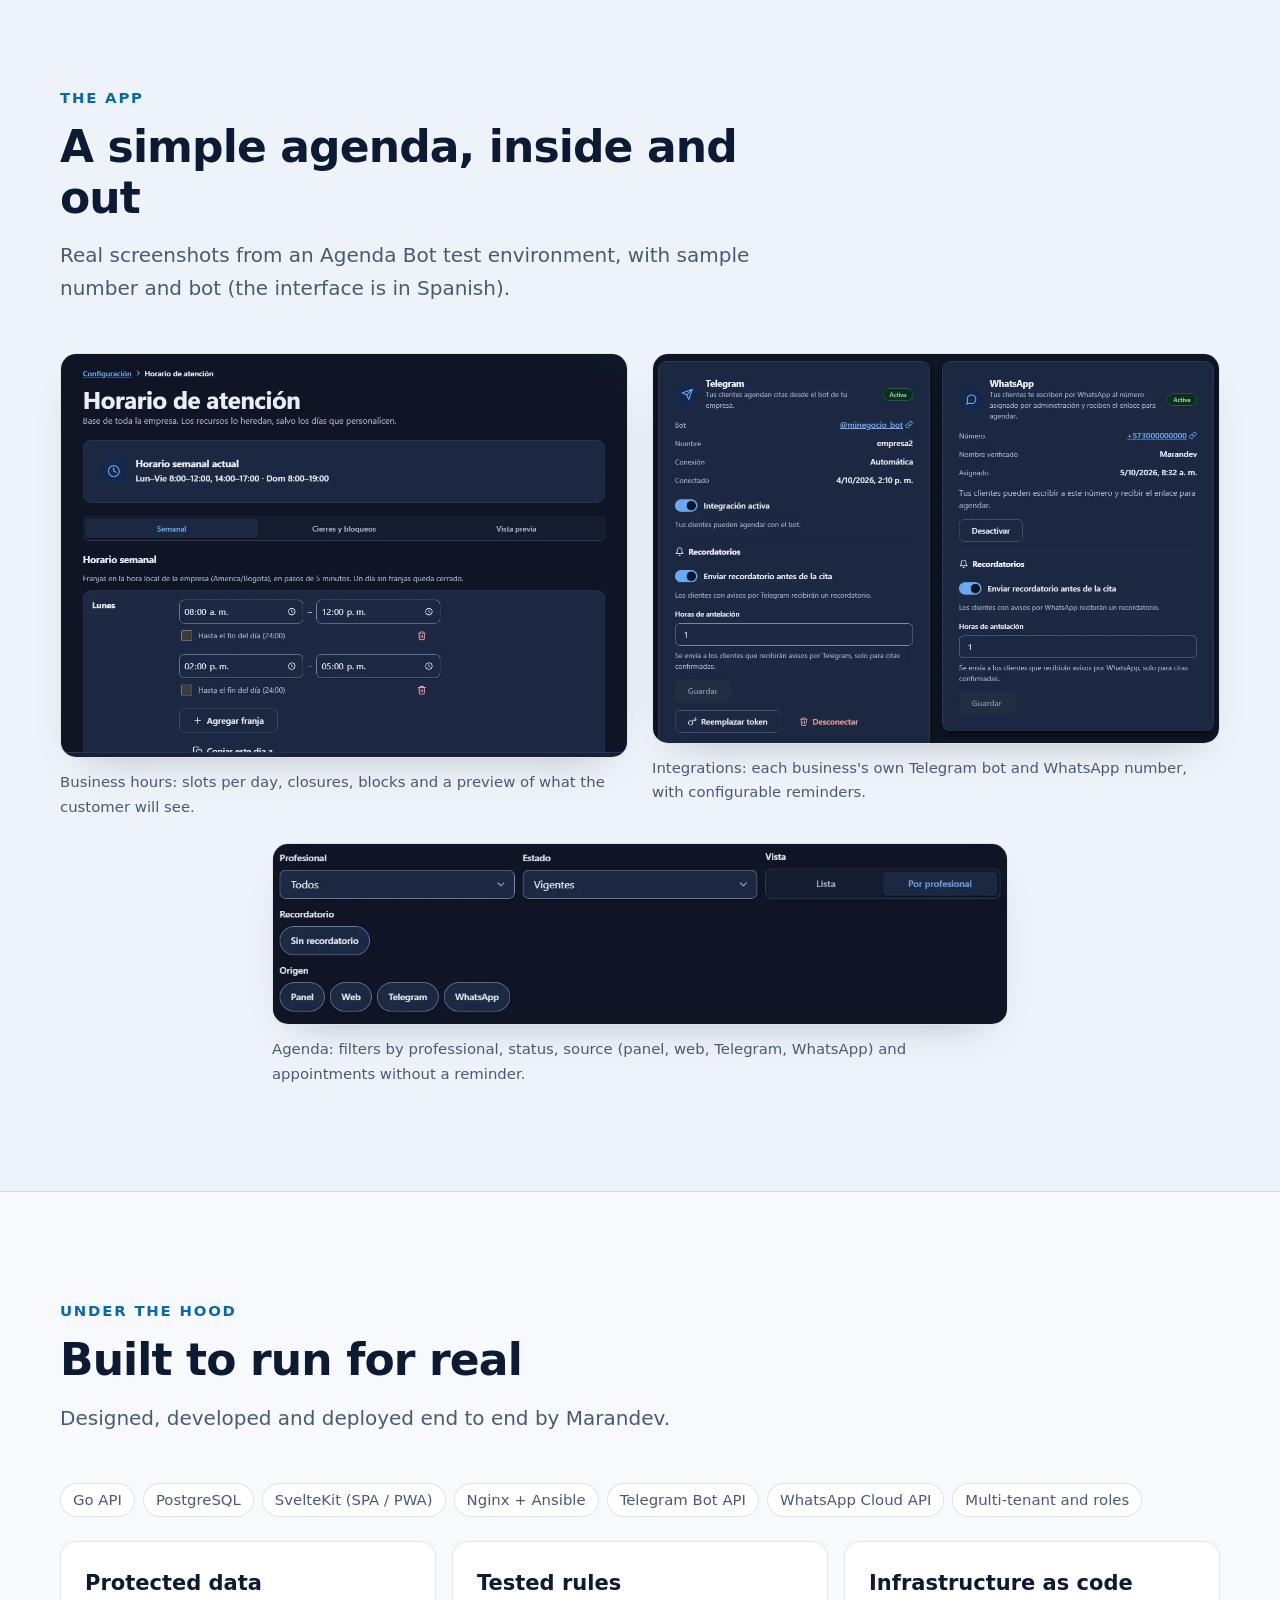
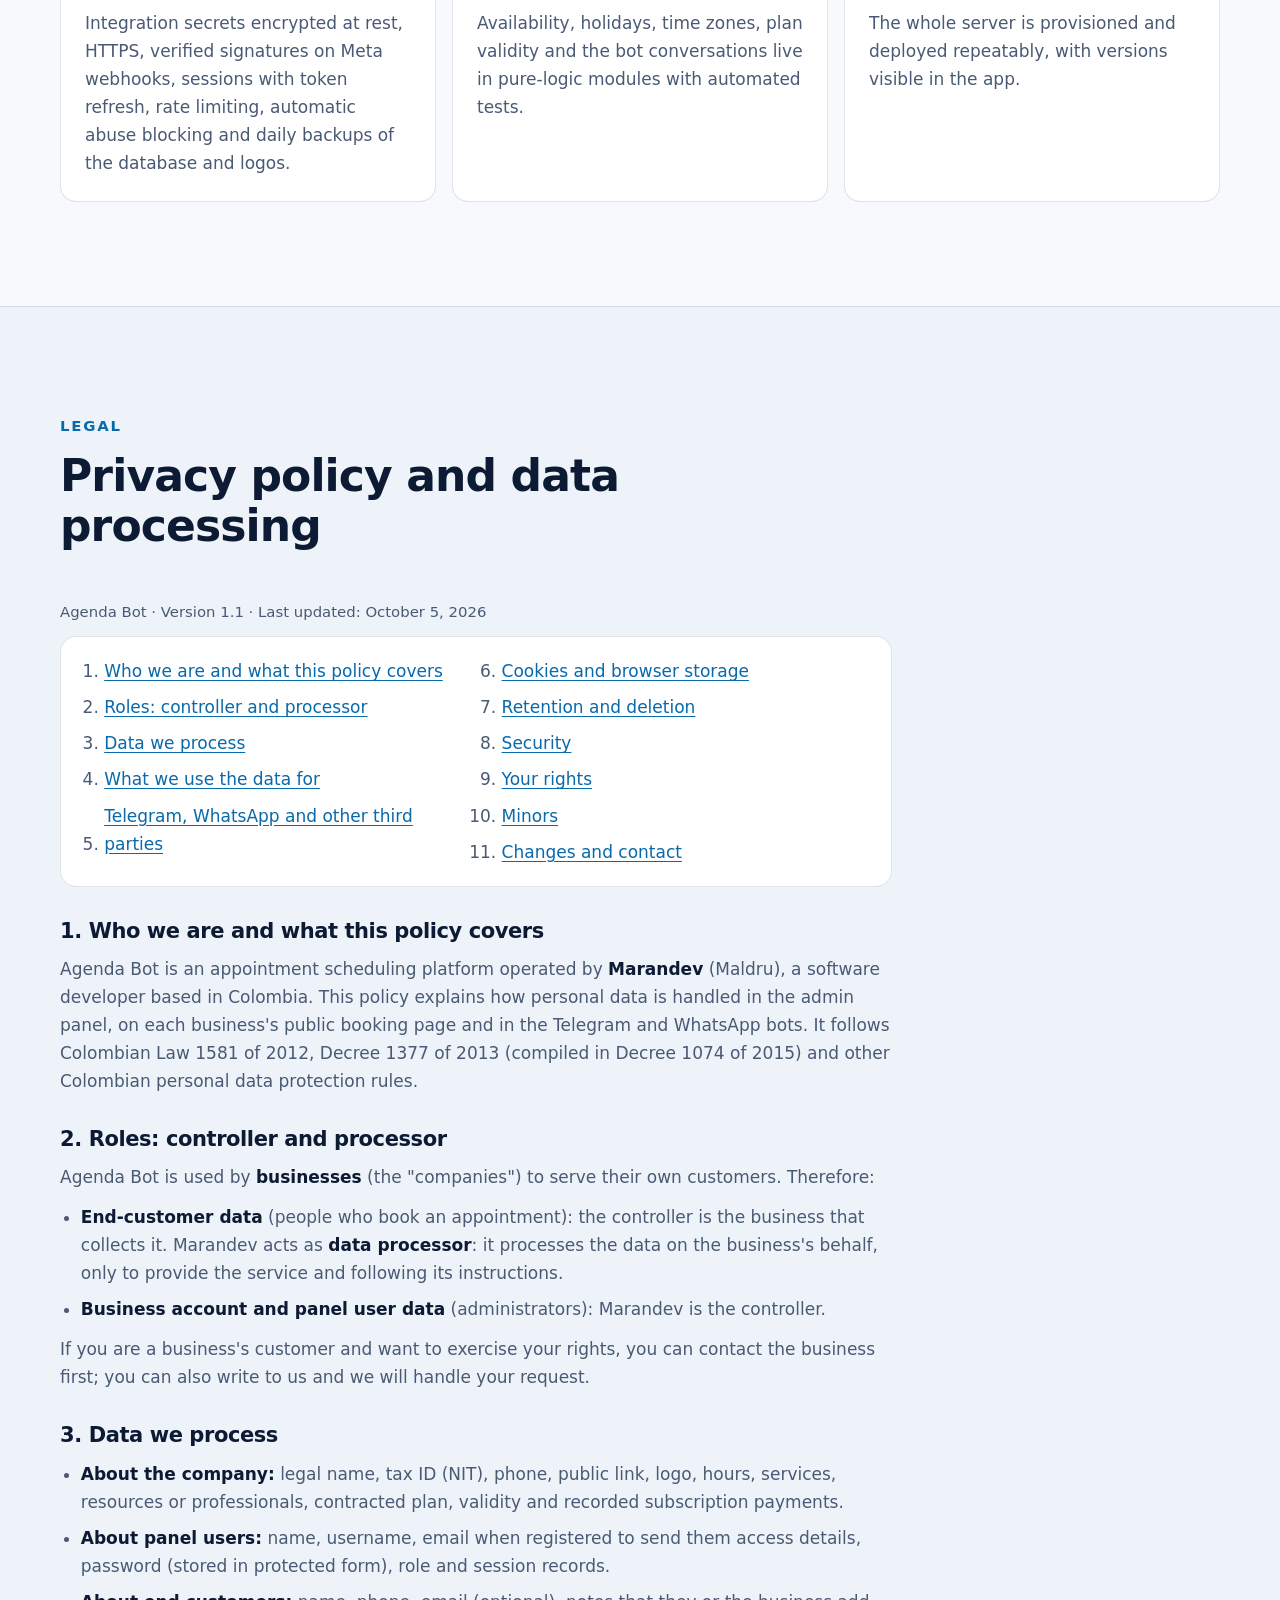
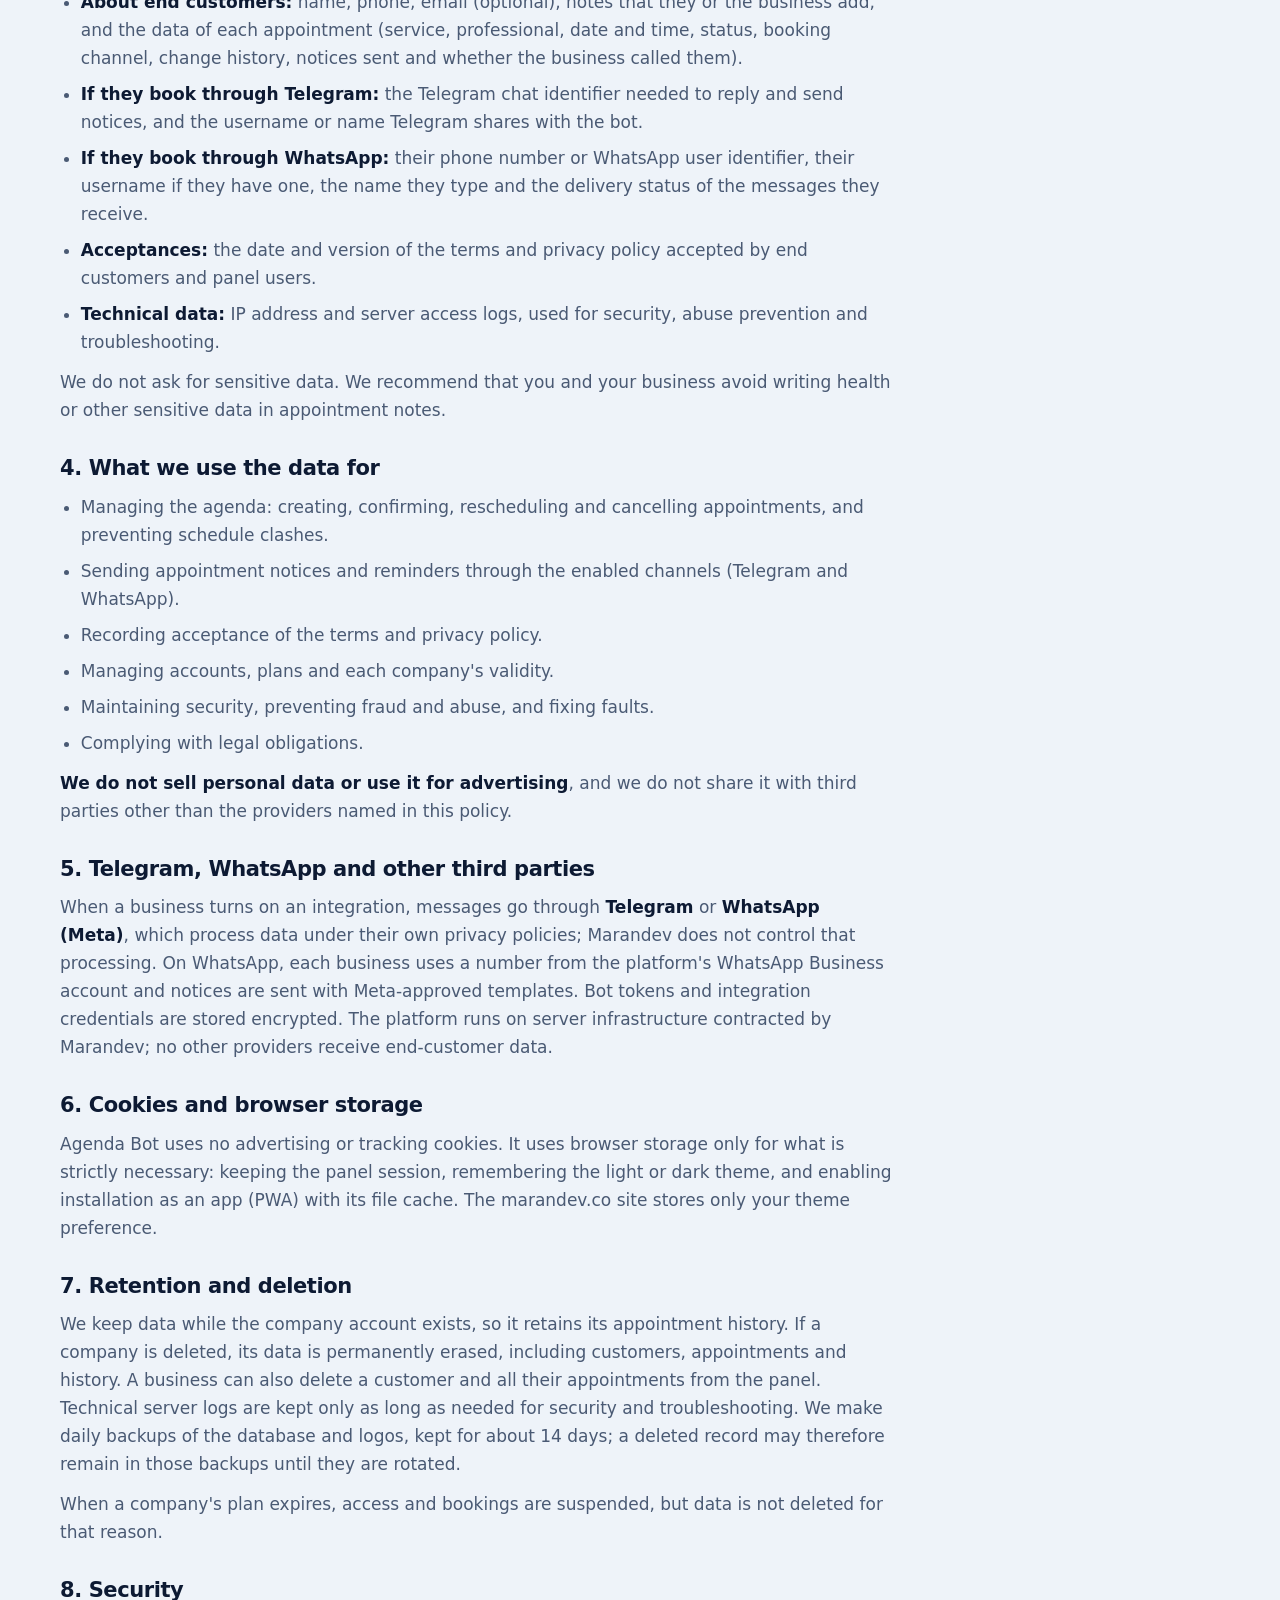
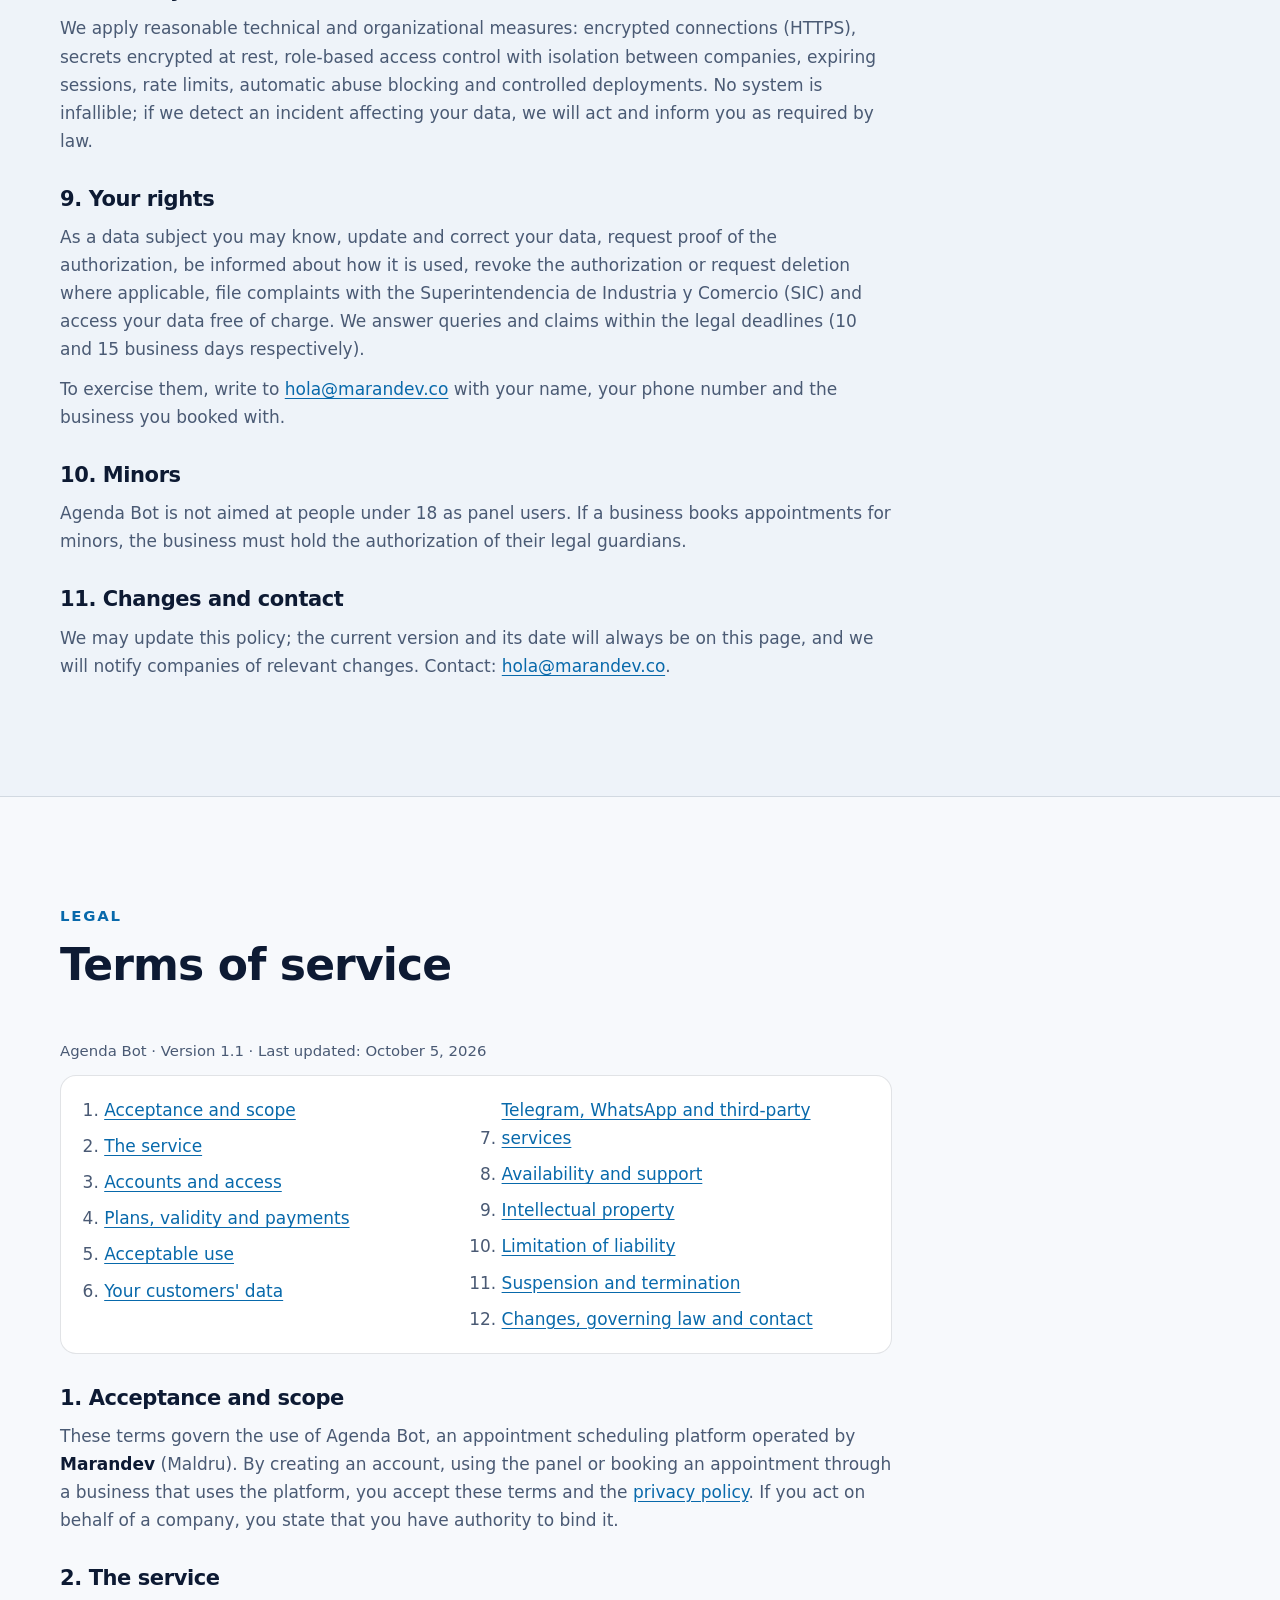
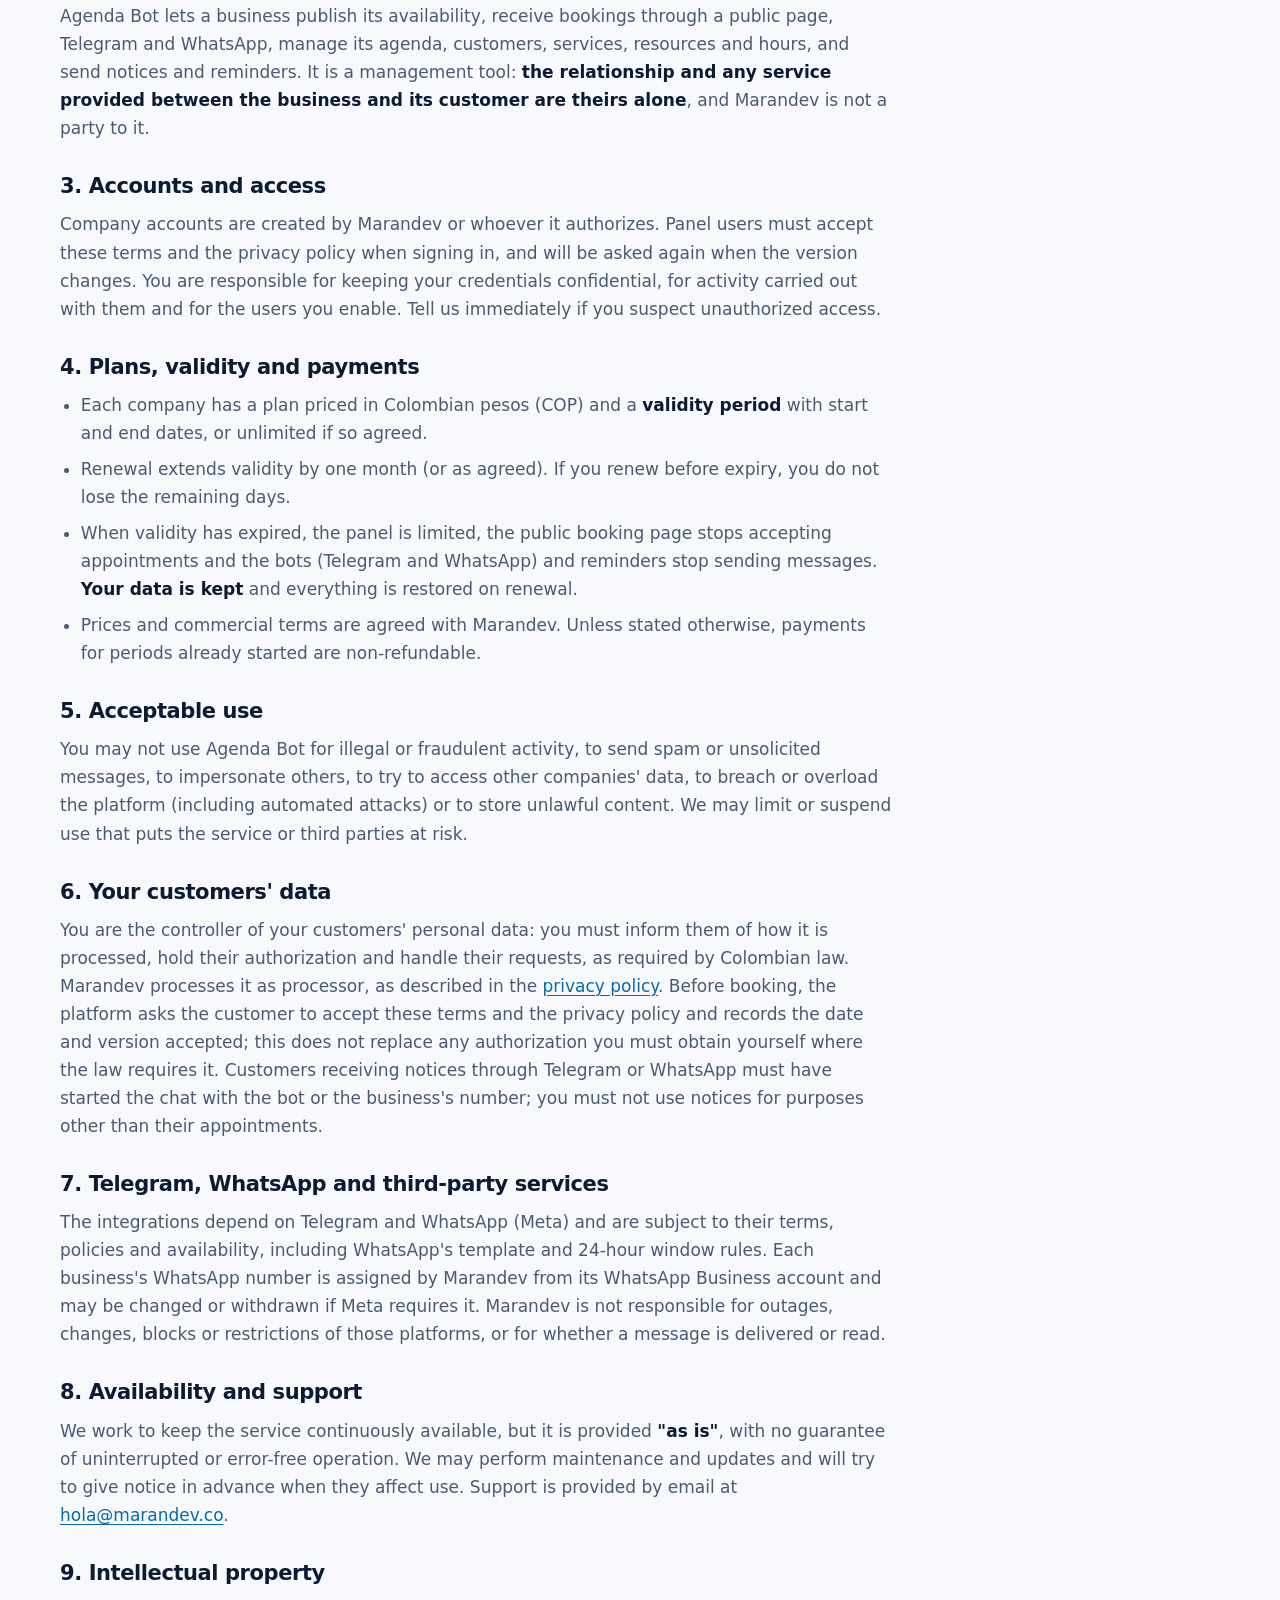
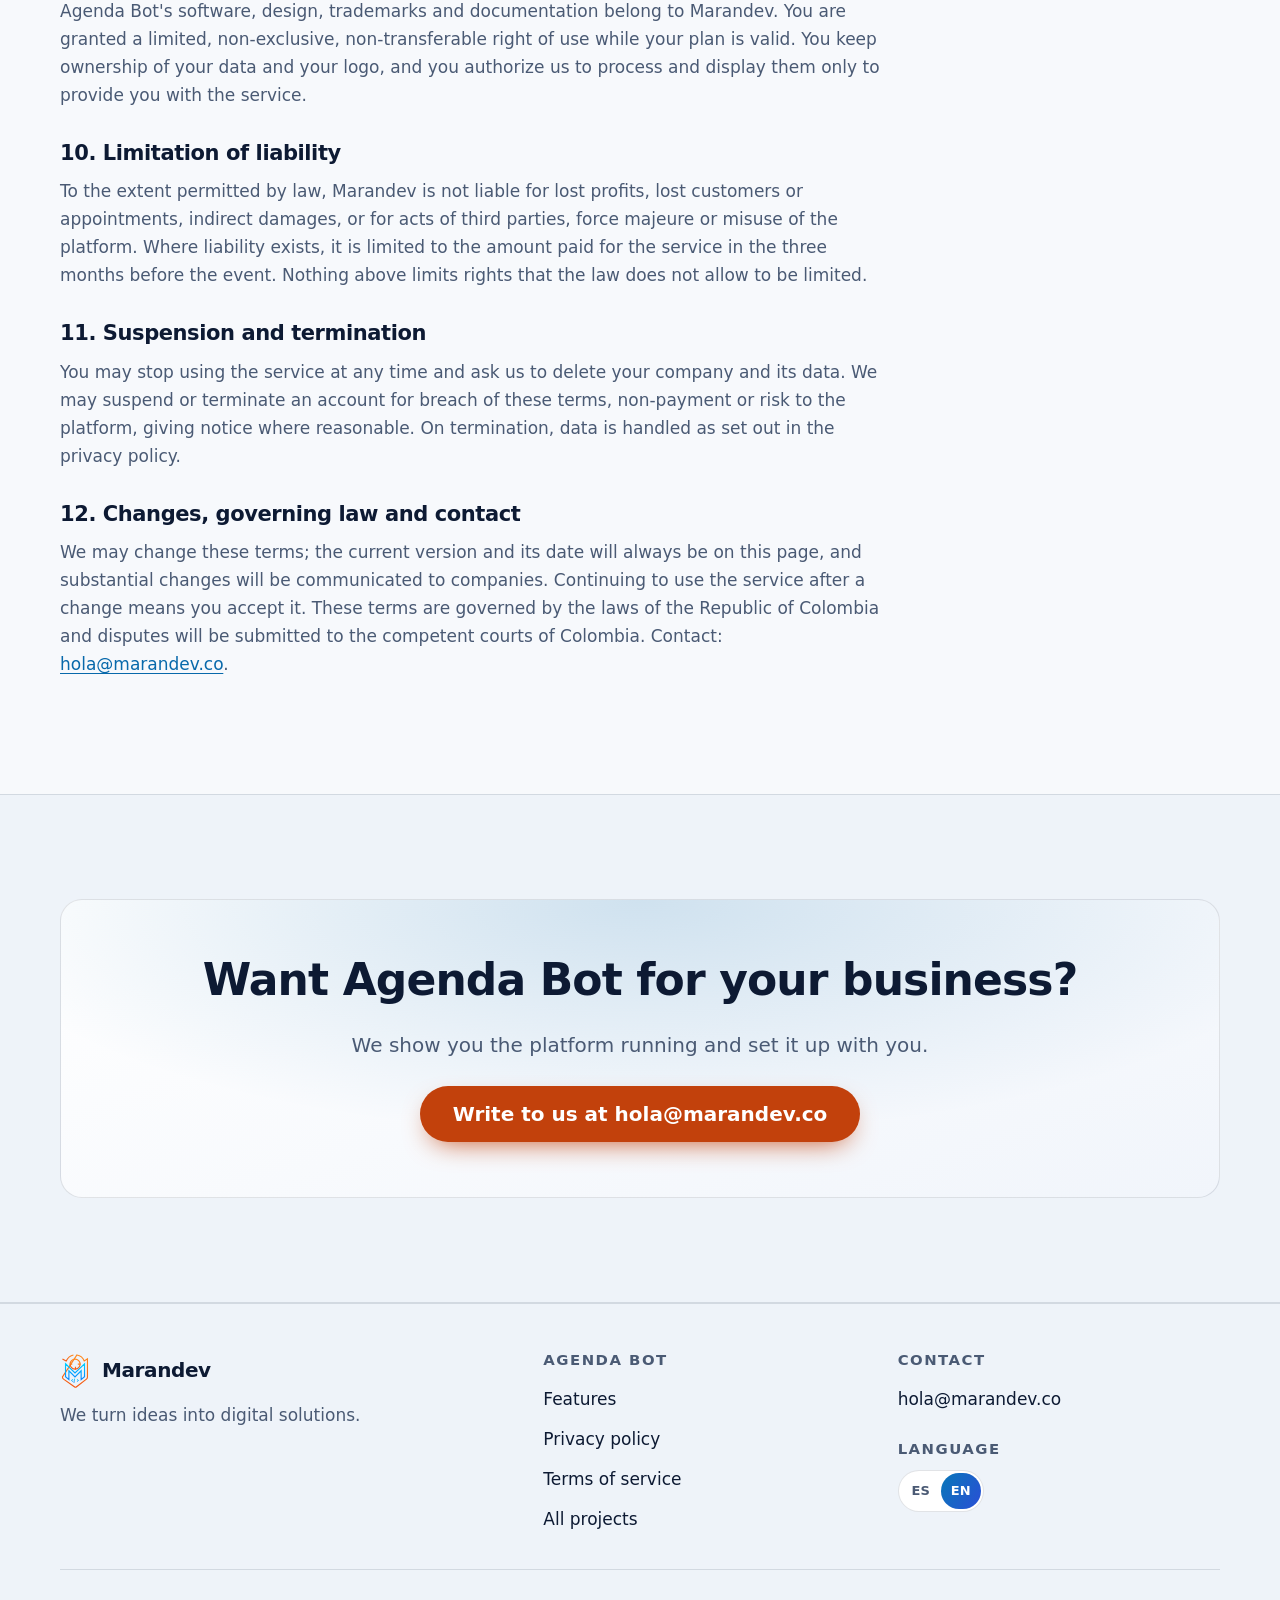
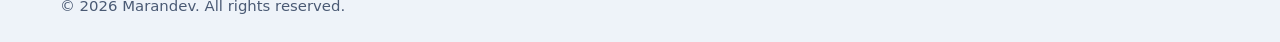
<file: en/apps/agenda-bot/index.html>
<!doctype html>
<html lang="en">
<head>
  <meta charset="utf-8">
  <meta name="viewport" content="width=device-width, initial-scale=1">
  <title>Agenda Bot | Appointment scheduling with online booking, Telegram and WhatsApp | Marandev</title>
  <meta name="description" content="Agenda Bot is a SaaS appointment scheduling platform: online booking with no sign-up, Telegram and WhatsApp bots, reminders, schedules and holidays. A Marandev product.">
  <link rel="canonical" href="https://marandev.co/en/apps/agenda-bot/">
  <link rel="alternate" hreflang="es" href="https://marandev.co/apps/agenda-bot/">
  <link rel="alternate" hreflang="en" href="https://marandev.co/en/apps/agenda-bot/">
  <link rel="alternate" hreflang="x-default" href="https://marandev.co/apps/agenda-bot/">
  <meta name="theme-color" content="#050d1f">
  <meta name="color-scheme" content="dark light">
  <meta property="og:type" content="website">
  <meta property="og:site_name" content="Marandev">
  <meta property="og:title" content="Agenda Bot | Appointment scheduling with online booking, Telegram and WhatsApp">
  <meta property="og:description" content="SaaS appointment scheduling platform with online booking with no sign-up, Telegram and WhatsApp bots and reminders. A Marandev product.">
  <meta property="og:url" content="https://marandev.co/en/apps/agenda-bot/">
  <meta property="og:locale" content="en_US">
  <meta property="og:locale:alternate" content="es_CO">
  <meta property="og:image" content="https://marandev.co/assets/img/og-image.png">
  <meta property="og:image:width" content="1200">
  <meta property="og:image:height" content="630">
  <meta property="og:image:alt" content="Agenda Bot, a Marandev product">
  <meta name="twitter:card" content="summary_large_image">
  <meta name="twitter:title" content="Agenda Bot | Appointment scheduling with online booking, Telegram and WhatsApp">
  <meta name="twitter:description" content="SaaS appointment scheduling platform with online booking with no sign-up, Telegram and WhatsApp bots and reminders.">
  <meta name="twitter:image" content="https://marandev.co/assets/img/og-image.png">
  <link rel="icon" href="/assets/img/favicon.svg" type="image/svg+xml">
  <link rel="icon" href="/assets/img/favicon-32.png" sizes="32x32" type="image/png">
  <link rel="apple-touch-icon" href="/assets/img/apple-touch-icon.png">
  <script>(function(){var d=document.documentElement;d.classList.add('js');try{var t=localStorage.getItem('marandev-theme');if(t==='light'||t==='dark'){d.setAttribute('data-theme',t);return;}}catch(e){}d.setAttribute('data-theme',window.matchMedia&&window.matchMedia('(prefers-color-scheme: light)').matches?'light':'dark');})();</script>
  <link rel="stylesheet" href="/assets/css/styles.css">
  <script type="application/ld+json">{"@context": "https://schema.org", "@type": "SoftwareApplication", "name": "Agenda Bot", "applicationCategory": "BusinessApplication", "operatingSystem": "Web", "inLanguage": "en", "url": "https://marandev.co/en/apps/agenda-bot/", "image": "https://marandev.co/assets/img/agenda-bot/icon-512.png", "description": "SaaS appointment scheduling platform with online booking with no sign-up, Telegram and WhatsApp bots, reminders, schedules and holidays.", "publisher": {"@type": "Organization", "name": "Marandev", "url": "https://marandev.co/"}}</script>
  <script src="/assets/js/main.js" defer></script>
</head>
<body>
  <a class="skip-link" href="#contenido">Skip to content</a>

  <header class="site-header">
    <div class="container header-bar">
      <a class="brand" href="/en/" aria-label="Marandev, home">
        <img src="/assets/img/logo.svg" width="30" height="38" alt="">
        <span>Marandev</span>
      </a>
      <nav class="nav" id="site-nav" aria-label="Main">
        <ul class="nav__list">
          <li><a class="nav__link" href="#funciones">Features</a></li>
          <li><a class="nav__link" href="#capturas">Screenshots</a></li>
          <li><a class="nav__link" href="#privacidad">Privacy</a></li>
          <li><a class="nav__link" href="#terminos">Terms</a></li>
        </ul>
        <a class="btn btn--accent btn--sm" href="mailto:hola@marandev.co?subject=I%20would%20like%20a%20demo%20of%20Agenda%20Bot">Request a demo</a>
      </nav>
      <div class="header-actions">
        <div class="lang-switch" role="group" aria-label="Language"><a href="/apps/agenda-bot/" lang="es" hreflang="es" aria-label="Español">ES</a><a href="/en/apps/agenda-bot/" lang="en" hreflang="en" aria-current="true" aria-label="English">EN</a></div>
        <button class="icon-btn theme-toggle" type="button" aria-label="Toggle light/dark theme">
          <svg class="i-moon" viewBox="0 0 24 24" fill="none" stroke="currentColor" stroke-width="1.8" stroke-linecap="round" stroke-linejoin="round" aria-hidden="true"><path d="M20 14.5A8 8 0 0 1 9.5 4 8 8 0 1 0 20 14.5z"/></svg>
          <svg class="i-sun" viewBox="0 0 24 24" fill="none" stroke="currentColor" stroke-width="1.8" stroke-linecap="round" aria-hidden="true"><circle cx="12" cy="12" r="4"/><path d="M12 2v2M12 20v2M4.9 4.9l1.4 1.4M17.7 17.7l1.4 1.4M2 12h2M20 12h2M4.9 19.1l1.4-1.4M17.7 6.3l1.4-1.4"/></svg>
        </button>
        <button class="icon-btn menu-toggle" type="button" aria-expanded="false" aria-controls="site-nav" aria-label="Open menu">
          <svg class="i-open" viewBox="0 0 24 24" fill="none" stroke="currentColor" stroke-width="1.8" stroke-linecap="round" aria-hidden="true"><path d="M4 7h16M4 12h16M4 17h16"/></svg>
          <svg class="i-close" viewBox="0 0 24 24" fill="none" stroke="currentColor" stroke-width="1.8" stroke-linecap="round" aria-hidden="true"><path d="M6 6l12 12M18 6L6 18"/></svg>
        </button>
      </div>
    </div>
  </header>

  <main id="contenido">
    <section class="hero" aria-labelledby="hero-title">
      <div class="container product-hero__grid">
        <div>
          <img class="product-hero__icon" src="/assets/img/agenda-bot/icon-512.png" width="88" height="88" alt="Agenda Bot logo">
          <span class="eyebrow">SaaS product · Marandev</span>
          <h1 class="hero__title" id="hero-title">Agenda Bot: your appointment book, <span class="grad-text">filling itself.</span></h1>
          <p class="hero__lead">Your customers book from their phone, with no sign-up and no phone calls, through a link, Telegram or WhatsApp. You see everything in one clear agenda, with no double bookings.</p>
          <div class="hero__ctas">
            <a class="btn btn--accent btn--lg" href="mailto:hola@marandev.co?subject=I%20would%20like%20a%20demo%20of%20Agenda%20Bot">Request a demo</a>
            <a class="btn btn--ghost btn--lg" href="#capturas">See the app</a>
          </div>
        </div>
        <div class="shot-pair">
          <figure class="shot"><img src="/assets/img/agenda-bot/reserva-1.webp" width="780" height="1520" alt="Public booking on a phone: step 1, choosing the service" fetchpriority="high"></figure>
          <figure class="shot"><img src="/assets/img/agenda-bot/reserva-2.webp" width="780" height="1520" alt="Public booking on a phone: step 2, calendar showing the days with available times" fetchpriority="high"></figure>
        </div>
      </div>
    </section>

    <section class="section section--alt" id="problema" aria-labelledby="problema-title">
      <div class="container">
        <div class="section__head reveal">
          <span class="eyebrow">The problem</span>
          <h2 class="section__title" id="problema-title">Scheduling by chat and phone does not scale</h2>
          <p class="section__lead">Clinics, salons, workshops and consultants lose hours answering messages, matching schedules and chasing no-shows. Agenda Bot automates that whole cycle: the customer picks a slot, the business confirms it and everyone gets a reminder.</p>
        </div>
        <ul class="facts">
          <li class="reveal" style="--d:0ms"><strong>No overbooking</strong><span>Two appointments for the same professional never overlap: availability is checked at the very moment the appointment is saved.</span></li>
          <li class="reveal" style="--d:80ms"><strong>No friction for customers</strong><span>Five-step booking from the phone, with no account. Customers can look up or cancel their appointment with a code.</span></li>
          <li class="reveal" style="--d:160ms"><strong>Each business, its own space</strong><span>Multi-tenant: every business has its own public link, logo, schedule and team, with its data kept separate.</span></li>
        </ul>
      </div>
    </section>

    <section class="section" id="funciones" aria-labelledby="funciones-title">
      <div class="container">
        <div class="section__head reveal">
          <span class="eyebrow">Features</span>
          <h2 class="section__title" id="funciones-title">Everything an appointment-based business needs</h2>
        </div>
        <ul class="cards">
        <li class="card reveal" style="--d:0ms">
          <div class="card__icon"><svg viewBox="0 0 24 24" fill="none" stroke="currentColor" stroke-width="1.7" stroke-linecap="round" stroke-linejoin="round" aria-hidden="true"><rect x="3" y="5" width="18" height="16" rx="2"/><path d="M3 10h18M8 3v4M16 3v4"/></svg></div>
          <h3>Online booking, no sign-up</h3>
          <p>Mobile-first public page, installable as an app (PWA), with each business's name and logo. Customers choose the service, professional, day and time.</p>
        </li>
        <li class="card reveal" style="--d:60ms">
          <div class="card__icon"><svg viewBox="0 0 24 24" fill="none" stroke="currentColor" stroke-width="1.7" stroke-linecap="round" stroke-linejoin="round" aria-hidden="true"><path d="M21 4 3 11l6 2.5L11.5 20 14 14l7-10z"/><path d="m9 13.5 5-4.5"/></svg></div>
          <h3>Telegram bot</h3>
          <p>Each business connects its own bot (automatically or with a BotFather token) so customers can book, check and cancel from the chat.</p>
        </li>
        <li class="card reveal" style="--d:120ms">
          <div class="card__icon"><svg viewBox="0 0 24 24" fill="none" stroke="currentColor" stroke-width="1.7" stroke-linecap="round" stroke-linejoin="round" aria-hidden="true"><path d="M4 20l1.3-4.2A8 8 0 1 1 8.3 18.8z"/><path d="M9 9.5c.3 2 2.2 4 4.5 4.5l1.5-1.2-1.8-1-.8.7c-.8-.3-1.6-1.1-1.9-1.9l.7-.8-1-1.8z"/></svg></div>
          <h3>WhatsApp bot</h3>
          <p>Each business serves customers through a WhatsApp Business number assigned from the platform: numbered menus to book, check and cancel, and notices with Meta-approved templates.</p>
        </li>
        <li class="card reveal" style="--d:0ms">
          <div class="card__icon"><svg viewBox="0 0 24 24" fill="none" stroke="currentColor" stroke-width="1.7" stroke-linecap="round" stroke-linejoin="round" aria-hidden="true"><path d="M6 17V11a6 6 0 1 1 12 0v6l1.5 2h-15z"/><path d="M10 21h4"/></svg></div>
          <h3>Notices and reminders</h3>
          <p>Notices through Telegram or WhatsApp when an appointment is confirmed, rejected, cancelled or rescheduled, and an automatic reminder a few hours before. The appointment history records each notice and its result.</p>
        </li>
        <li class="card reveal" style="--d:60ms">
          <div class="card__icon"><svg viewBox="0 0 24 24" fill="none" stroke="currentColor" stroke-width="1.7" stroke-linecap="round" stroke-linejoin="round" aria-hidden="true"><path d="M5 4h4l2 5-2.5 1.5a11 11 0 0 0 5 5L15 13l5 2v4a2 2 0 0 1-2 2A15 15 0 0 1 3 6a2 2 0 0 1 2-2z"/><path d="M15 3.5a5 5 0 0 1 5 5"/></svg></div>
          <h3>Reminder tracking</h3>
          <p>Every appointment shows whether its reminder is scheduled, sent or could not be delivered. The "No reminder" filter lists who to call by hand, and "I called them" leaves a record in the history.</p>
        </li>
        <li class="card reveal" style="--d:120ms">
          <div class="card__icon"><svg viewBox="0 0 24 24" fill="none" stroke="currentColor" stroke-width="1.7" stroke-linecap="round" stroke-linejoin="round" aria-hidden="true"><circle cx="12" cy="12" r="9"/><path d="M12 7v5l3 2"/></svg></div>
          <h3>Schedules, closures and holidays</h3>
          <p>Weekly hours per business and per professional, one-off closures and blocks, and per-country holidays calculated automatically. A preview shows what the customer will see.</p>
        </li>
        <li class="card reveal" style="--d:0ms">
          <div class="card__icon"><svg viewBox="0 0 24 24" fill="none" stroke="currentColor" stroke-width="1.7" stroke-linecap="round" stroke-linejoin="round" aria-hidden="true"><circle cx="9" cy="8" r="3.5"/><path d="M2.5 20a6.5 6.5 0 0 1 13 0M16 4.5a3.5 3.5 0 0 1 0 7M18 14.5a6 6 0 0 1 3.5 5.5"/></svg></div>
          <h3>Services, resources and customers</h3>
          <p>Service catalog with durations, professionals or resources with daily limits and buffer time, manual or automatic confirmation, and customer records with history.</p>
        </li>
        <li class="card reveal" style="--d:60ms">
          <div class="card__icon"><svg viewBox="0 0 24 24" fill="none" stroke="currentColor" stroke-width="1.7" stroke-linecap="round" stroke-linejoin="round" aria-hidden="true"><path d="M7 3h7l5 5v13H7z"/><path d="M14 3v5h5M10 13l2 2 3-3.5"/></svg></div>
          <h3>Terms acceptance</h3>
          <p>Customers and users accept the terms and privacy policy before booking, on the web, in Telegram and in WhatsApp. The date and accepted version are recorded.</p>
        </li>
        <li class="card reveal" style="--d:120ms">
          <div class="card__icon"><svg viewBox="0 0 24 24" fill="none" stroke="currentColor" stroke-width="1.7" stroke-linecap="round" stroke-linejoin="round" aria-hidden="true"><path d="M12 3 4 6v6c0 4.5 3.2 7.8 8 9 4.8-1.2 8-4.5 8-9V6z"/><path d="m9 12 2 2 4-4"/></svg></div>
          <h3>Plans and validity</h3>
          <p>Plan catalog with per-business validity, monthly renewals with a payment history and expiry warnings for whoever runs the platform.</p>
        </li>
        </ul>
      </div>
    </section>

    <section class="section section--alt" id="capturas" aria-labelledby="capturas-title">
      <div class="container">
        <div class="section__head reveal">
          <span class="eyebrow">The app</span>
          <h2 class="section__title" id="capturas-title">A simple agenda, inside and out</h2>
          <p class="section__lead">Real screenshots from an Agenda Bot test environment, with sample number and bot (the interface is in Spanish).</p>
        </div>
        <div class="shots">
          <figure class="shot reveal">
            <img src="/assets/img/agenda-bot/horario.webp" width="1040" height="740" loading="lazy" alt="Weekly business-hours editor with time slots per day and tabs for closures and preview">
            <figcaption>Business hours: slots per day, closures, blocks and a preview of what the customer will see.</figcaption>
          </figure>
          <figure class="shot reveal">
            <img src="/assets/img/agenda-bot/integraciones.webp" width="1108" height="760" loading="lazy" alt="Active Telegram and WhatsApp integrations, each with reminders before the appointment">
            <figcaption>Integrations: each business's own Telegram bot and WhatsApp number, with configurable reminders.</figcaption>
          </figure>
          <figure class="shot shot--wide reveal">
            <img src="/assets/img/agenda-bot/filtros.webp" width="1108" height="272" loading="lazy" alt="Agenda filters by professional, status, reminder and appointment source: panel, web, Telegram or WhatsApp">
            <figcaption>Agenda: filters by professional, status, source (panel, web, Telegram, WhatsApp) and appointments without a reminder.</figcaption>
          </figure>
        </div>
      </div>
    </section>

    <section class="section" id="tecnologia" aria-labelledby="tecnologia-title">
      <div class="container">
        <div class="section__head reveal">
          <span class="eyebrow">Under the hood</span>
          <h2 class="section__title" id="tecnologia-title">Built to run for real</h2>
          <p class="section__lead">Designed, developed and deployed end to end by Marandev.</p>
        </div>
        <ul class="tags reveal">
          <li class="tag">Go API</li>
          <li class="tag">PostgreSQL</li>
          <li class="tag">SvelteKit (SPA / PWA)</li>
          <li class="tag">Nginx + Ansible</li>
          <li class="tag">Telegram Bot API</li>
          <li class="tag">WhatsApp Cloud API</li>
          <li class="tag">Multi-tenant and roles</li>
        </ul>
        <ul class="facts">
          <li class="reveal" style="--d:0ms"><strong>Protected data</strong><span>Integration secrets encrypted at rest, HTTPS, verified signatures on Meta webhooks, sessions with token refresh, rate limiting, automatic abuse blocking and daily backups of the database and logos.</span></li>
          <li class="reveal" style="--d:80ms"><strong>Tested rules</strong><span>Availability, holidays, time zones, plan validity and the bot conversations live in pure-logic modules with automated tests.</span></li>
          <li class="reveal" style="--d:160ms"><strong>Infrastructure as code</strong><span>The whole server is provisioned and deployed repeatably, with versions visible in the app.</span></li>
        </ul>
      </div>
    </section>

    <section class="section section--alt legal-section" id="privacidad" aria-labelledby="privacidad-title">
      <div class="container">
        <div class="section__head reveal">
          <span class="eyebrow">Legal</span>
          <h2 class="section__title" id="privacidad-title">Privacy policy and data processing</h2>
        </div>
        <div class="legal">
          <p class="legal__meta">Agenda Bot · Version 1.1 · Last updated: October 5, 2026</p>
          <nav class="legal__toc" aria-label="Privacy policy contents">
            <ol>
              <li><a href="#p1">Who we are and what this policy covers</a></li>
              <li><a href="#p2">Roles: controller and processor</a></li>
              <li><a href="#p3">Data we process</a></li>
              <li><a href="#p4">What we use the data for</a></li>
              <li><a href="#p5">Telegram, WhatsApp and other third parties</a></li>
              <li><a href="#p6">Cookies and browser storage</a></li>
              <li><a href="#p7">Retention and deletion</a></li>
              <li><a href="#p8">Security</a></li>
              <li><a href="#p9">Your rights</a></li>
              <li><a href="#p10">Minors</a></li>
              <li><a href="#p11">Changes and contact</a></li>
            </ol>
          </nav>

          <h3 id="p1">1. Who we are and what this policy covers</h3>
          <p>Agenda Bot is an appointment scheduling platform operated by <strong>Marandev</strong> (Maldru), a software developer based in Colombia. This policy explains how personal data is handled in the admin panel, on each business's public booking page and in the Telegram and WhatsApp bots. It follows Colombian Law 1581 of 2012, Decree 1377 of 2013 (compiled in Decree 1074 of 2015) and other Colombian personal data protection rules.</p>

          <h3 id="p2">2. Roles: controller and processor</h3>
          <p>Agenda Bot is used by <strong>businesses</strong> (the "companies") to serve their own customers. Therefore:</p>
          <ul>
            <li><strong>End-customer data</strong> (people who book an appointment): the controller is the business that collects it. Marandev acts as <strong>data processor</strong>: it processes the data on the business's behalf, only to provide the service and following its instructions.</li>
            <li><strong>Business account and panel user data</strong> (administrators): Marandev is the controller.</li>
          </ul>
          <p>If you are a business's customer and want to exercise your rights, you can contact the business first; you can also write to us and we will handle your request.</p>

          <h3 id="p3">3. Data we process</h3>
          <ul>
            <li><strong>About the company:</strong> legal name, tax ID (NIT), phone, public link, logo, hours, services, resources or professionals, contracted plan, validity and recorded subscription payments.</li>
            <li><strong>About panel users:</strong> name, username, email when registered to send them access details, password (stored in protected form), role and session records.</li>
            <li><strong>About end customers:</strong> name, phone, email (optional), notes that they or the business add, and the data of each appointment (service, professional, date and time, status, booking channel, change history, notices sent and whether the business called them).</li>
            <li><strong>If they book through Telegram:</strong> the Telegram chat identifier needed to reply and send notices, and the username or name Telegram shares with the bot.</li>
            <li><strong>If they book through WhatsApp:</strong> their phone number or WhatsApp user identifier, their username if they have one, the name they type and the delivery status of the messages they receive.</li>
            <li><strong>Acceptances:</strong> the date and version of the terms and privacy policy accepted by end customers and panel users.</li>
            <li><strong>Technical data:</strong> IP address and server access logs, used for security, abuse prevention and troubleshooting.</li>
          </ul>
          <p>We do not ask for sensitive data. We recommend that you and your business avoid writing health or other sensitive data in appointment notes.</p>

          <h3 id="p4">4. What we use the data for</h3>
          <ul>
            <li>Managing the agenda: creating, confirming, rescheduling and cancelling appointments, and preventing schedule clashes.</li>
            <li>Sending appointment notices and reminders through the enabled channels (Telegram and WhatsApp).</li>
            <li>Recording acceptance of the terms and privacy policy.</li>
            <li>Managing accounts, plans and each company's validity.</li>
            <li>Maintaining security, preventing fraud and abuse, and fixing faults.</li>
            <li>Complying with legal obligations.</li>
          </ul>
          <p><strong>We do not sell personal data or use it for advertising</strong>, and we do not share it with third parties other than the providers named in this policy.</p>

          <h3 id="p5">5. Telegram, WhatsApp and other third parties</h3>
          <p>When a business turns on an integration, messages go through <strong>Telegram</strong> or <strong>WhatsApp (Meta)</strong>, which process data under their own privacy policies; Marandev does not control that processing. On WhatsApp, each business uses a number from the platform's WhatsApp Business account and notices are sent with Meta-approved templates. Bot tokens and integration credentials are stored encrypted. The platform runs on server infrastructure contracted by Marandev; no other providers receive end-customer data.</p>

          <h3 id="p6">6. Cookies and browser storage</h3>
          <p>Agenda Bot uses no advertising or tracking cookies. It uses browser storage only for what is strictly necessary: keeping the panel session, remembering the light or dark theme, and enabling installation as an app (PWA) with its file cache. The marandev.co site stores only your theme preference.</p>

          <h3 id="p7">7. Retention and deletion</h3>
          <p>We keep data while the company account exists, so it retains its appointment history. If a company is deleted, its data is permanently erased, including customers, appointments and history. A business can also delete a customer and all their appointments from the panel. Technical server logs are kept only as long as needed for security and troubleshooting. We make daily backups of the database and logos, kept for about 14 days; a deleted record may therefore remain in those backups until they are rotated.</p>
          <p>When a company's plan expires, access and bookings are suspended, but data is not deleted for that reason.</p>

          <h3 id="p8">8. Security</h3>
          <p>We apply reasonable technical and organizational measures: encrypted connections (HTTPS), secrets encrypted at rest, role-based access control with isolation between companies, expiring sessions, rate limits, automatic abuse blocking and controlled deployments. No system is infallible; if we detect an incident affecting your data, we will act and inform you as required by law.</p>

          <h3 id="p9">9. Your rights</h3>
          <p>As a data subject you may know, update and correct your data, request proof of the authorization, be informed about how it is used, revoke the authorization or request deletion where applicable, file complaints with the Superintendencia de Industria y Comercio (SIC) and access your data free of charge. We answer queries and claims within the legal deadlines (10 and 15 business days respectively).</p>
          <p>To exercise them, write to <a href="mailto:hola@marandev.co?subject=Personal%20data%20-%20Agenda%20Bot">hola@marandev.co</a> with your name, your phone number and the business you booked with.</p>

          <h3 id="p10">10. Minors</h3>
          <p>Agenda Bot is not aimed at people under 18 as panel users. If a business books appointments for minors, the business must hold the authorization of their legal guardians.</p>

          <h3 id="p11">11. Changes and contact</h3>
          <p>We may update this policy; the current version and its date will always be on this page, and we will notify companies of relevant changes. Contact: <a href="mailto:hola@marandev.co?subject=Privacy%20-%20Agenda%20Bot">hola@marandev.co</a>.</p>
        </div>
      </div>
    </section>

    <section class="section legal-section" id="terminos" aria-labelledby="terminos-title">
      <div class="container">
        <div class="section__head reveal">
          <span class="eyebrow">Legal</span>
          <h2 class="section__title" id="terminos-title">Terms of service</h2>
        </div>
        <div class="legal">
          <p class="legal__meta">Agenda Bot · Version 1.1 · Last updated: October 5, 2026</p>
          <nav class="legal__toc" aria-label="Terms of service contents">
            <ol>
              <li><a href="#t1">Acceptance and scope</a></li>
              <li><a href="#t2">The service</a></li>
              <li><a href="#t3">Accounts and access</a></li>
              <li><a href="#t4">Plans, validity and payments</a></li>
              <li><a href="#t5">Acceptable use</a></li>
              <li><a href="#t6">Your customers' data</a></li>
              <li><a href="#t7">Telegram, WhatsApp and third-party services</a></li>
              <li><a href="#t8">Availability and support</a></li>
              <li><a href="#t9">Intellectual property</a></li>
              <li><a href="#t10">Limitation of liability</a></li>
              <li><a href="#t11">Suspension and termination</a></li>
              <li><a href="#t12">Changes, governing law and contact</a></li>
            </ol>
          </nav>

          <h3 id="t1">1. Acceptance and scope</h3>
          <p>These terms govern the use of Agenda Bot, an appointment scheduling platform operated by <strong>Marandev</strong> (Maldru). By creating an account, using the panel or booking an appointment through a business that uses the platform, you accept these terms and the <a href="#privacidad">privacy policy</a>. If you act on behalf of a company, you state that you have authority to bind it.</p>

          <h3 id="t2">2. The service</h3>
          <p>Agenda Bot lets a business publish its availability, receive bookings through a public page, Telegram and WhatsApp, manage its agenda, customers, services, resources and hours, and send notices and reminders. It is a management tool: <strong>the relationship and any service provided between the business and its customer are theirs alone</strong>, and Marandev is not a party to it.</p>

          <h3 id="t3">3. Accounts and access</h3>
          <p>Company accounts are created by Marandev or whoever it authorizes. Panel users must accept these terms and the privacy policy when signing in, and will be asked again when the version changes. You are responsible for keeping your credentials confidential, for activity carried out with them and for the users you enable. Tell us immediately if you suspect unauthorized access.</p>

          <h3 id="t4">4. Plans, validity and payments</h3>
          <ul>
            <li>Each company has a plan priced in Colombian pesos (COP) and a <strong>validity period</strong> with start and end dates, or unlimited if so agreed.</li>
            <li>Renewal extends validity by one month (or as agreed). If you renew before expiry, you do not lose the remaining days.</li>
            <li>When validity has expired, the panel is limited, the public booking page stops accepting appointments and the bots (Telegram and WhatsApp) and reminders stop sending messages. <strong>Your data is kept</strong> and everything is restored on renewal.</li>
            <li>Prices and commercial terms are agreed with Marandev. Unless stated otherwise, payments for periods already started are non-refundable.</li>
          </ul>

          <h3 id="t5">5. Acceptable use</h3>
          <p>You may not use Agenda Bot for illegal or fraudulent activity, to send spam or unsolicited messages, to impersonate others, to try to access other companies' data, to breach or overload the platform (including automated attacks) or to store unlawful content. We may limit or suspend use that puts the service or third parties at risk.</p>

          <h3 id="t6">6. Your customers' data</h3>
          <p>You are the controller of your customers' personal data: you must inform them of how it is processed, hold their authorization and handle their requests, as required by Colombian law. Marandev processes it as processor, as described in the <a href="#privacidad">privacy policy</a>. Before booking, the platform asks the customer to accept these terms and the privacy policy and records the date and version accepted; this does not replace any authorization you must obtain yourself where the law requires it. Customers receiving notices through Telegram or WhatsApp must have started the chat with the bot or the business's number; you must not use notices for purposes other than their appointments.</p>

          <h3 id="t7">7. Telegram, WhatsApp and third-party services</h3>
          <p>The integrations depend on Telegram and WhatsApp (Meta) and are subject to their terms, policies and availability, including WhatsApp's template and 24-hour window rules. Each business's WhatsApp number is assigned by Marandev from its WhatsApp Business account and may be changed or withdrawn if Meta requires it. Marandev is not responsible for outages, changes, blocks or restrictions of those platforms, or for whether a message is delivered or read.</p>

          <h3 id="t8">8. Availability and support</h3>
          <p>We work to keep the service continuously available, but it is provided <strong>"as is"</strong>, with no guarantee of uninterrupted or error-free operation. We may perform maintenance and updates and will try to give notice in advance when they affect use. Support is provided by email at <a href="mailto:hola@marandev.co">hola@marandev.co</a>.</p>

          <h3 id="t9">9. Intellectual property</h3>
          <p>Agenda Bot's software, design, trademarks and documentation belong to Marandev. You are granted a limited, non-exclusive, non-transferable right of use while your plan is valid. You keep ownership of your data and your logo, and you authorize us to process and display them only to provide you with the service.</p>

          <h3 id="t10">10. Limitation of liability</h3>
          <p>To the extent permitted by law, Marandev is not liable for lost profits, lost customers or appointments, indirect damages, or for acts of third parties, force majeure or misuse of the platform. Where liability exists, it is limited to the amount paid for the service in the three months before the event. Nothing above limits rights that the law does not allow to be limited.</p>

          <h3 id="t11">11. Suspension and termination</h3>
          <p>You may stop using the service at any time and ask us to delete your company and its data. We may suspend or terminate an account for breach of these terms, non-payment or risk to the platform, giving notice where reasonable. On termination, data is handled as set out in the privacy policy.</p>

          <h3 id="t12">12. Changes, governing law and contact</h3>
          <p>We may change these terms; the current version and its date will always be on this page, and substantial changes will be communicated to companies. Continuing to use the service after a change means you accept it. These terms are governed by the laws of the Republic of Colombia and disputes will be submitted to the competent courts of Colombia. Contact: <a href="mailto:hola@marandev.co?subject=Terms%20-%20Agenda%20Bot">hola@marandev.co</a>.</p>
        </div>
      </div>
    </section>

    <section class="section section--alt" id="contacto" aria-labelledby="contacto-title">
      <div class="container">
        <div class="panel contact reveal">
          <h2 class="section__title" id="contacto-title">Want Agenda Bot for your business?</h2>
          <p class="section__lead">We show you the platform running and set it up with you.</p>
          <a class="btn btn--accent btn--lg" href="mailto:hola@marandev.co?subject=I%20would%20like%20a%20demo%20of%20Agenda%20Bot">Write to us at hola@marandev.co</a>
        </div>
      </div>
    </section>
  </main>

  <footer class="site-footer">
    <div class="container">
      <div class="footer__grid">
        <div class="footer__brand">
          <a class="brand" href="/en/" aria-label="Marandev, home">
            <img src="/assets/img/logo.svg" width="30" height="38" alt="">
            <span>Marandev</span>
          </a>
          <p>We turn ideas into digital solutions.</p>
        </div>
        <div>
          <h2 class="footer__title">Agenda Bot</h2>
          <ul class="footer__links">
          <li><a href="#funciones">Features</a></li>
          <li><a href="#privacidad">Privacy policy</a></li>
          <li><a href="#terminos">Terms of service</a></li>
          <li><a href="/en/#proyectos">All projects</a></li>
          </ul>
        </div>
        <div>
          <h2 class="footer__title">Contact</h2>
          <ul class="footer__links">
            <li><a href="mailto:hola@marandev.co">hola@marandev.co</a></li>
          </ul>
          <h2 class="footer__title" style="margin-top:1.5rem">Language</h2>
          <div class="lang-switch" role="group" aria-label="Language"><a href="/apps/agenda-bot/" lang="es" hreflang="es" aria-label="Español">ES</a><a href="/en/apps/agenda-bot/" lang="en" hreflang="en" aria-current="true" aria-label="English">EN</a></div>
        </div>
      </div>
      <p class="footer__bottom">© 2026 Marandev. All rights reserved.</p>
    </div>
  </footer>
</body>
</html>
</file>
<file: assets/css/styles.css>
/* ==========================================================================
   Marandev — estilos
   1. Tokens  2. Base  3. Layout  4. Header/nav  5. Botones  6. Hero
   7. Secciones  8. Tarjetas  9. Proceso  10. Proyectos/Contacto
   11. Footer  12. Animaciones  13. Responsive  14. Proyecto / página de producto  15. Legal
   ========================================================================== */

/* 1. Tokens ---------------------------------------------------------------- */
:root {
  color-scheme: dark;
  --bg: #050d1f;
  --bg-alt: #081429;
  --surface: #0d1a33;
  --surface-2: #12223f;
  --border: rgba(143, 177, 230, 0.16);
  --text: #e8edf2;
  --text-muted: #9fb0c8;
  --primary: #1ec8ff;
  --primary-2: #3b82ff;
  --accent: #ff7a1a;
  --accent-hover: #ff9140;
  --on-accent: #050d1f;
  --on-primary: #050d1f;
  --grad: linear-gradient(120deg, #1ec8ff 0%, #3b82ff 100%);
  --grad-text: linear-gradient(120deg, #1ec8ff 0%, #4d8dff 100%);
  --glow: 0 0 0 1px rgba(30, 200, 255, 0.35), 0 12px 40px -12px rgba(30, 200, 255, 0.35);
  --header-bg: rgba(5, 13, 31, 0.78);
  --shadow: 0 20px 50px -25px rgba(0, 0, 0, 0.7);

  --font: "Segoe UI Variable Text", "Segoe UI", system-ui, -apple-system, "Helvetica Neue", Arial, sans-serif;
  --font-mono: ui-monospace, "Cascadia Code", "SF Mono", Menlo, Consolas, monospace;

  --fs-sm: clamp(0.875rem, 0.85rem + 0.1vw, 0.9375rem);
  --fs-base: clamp(1rem, 0.97rem + 0.15vw, 1.0625rem);
  --fs-lg: clamp(1.0625rem, 1rem + 0.35vw, 1.25rem);
  --fs-h3: clamp(1.125rem, 1.05rem + 0.35vw, 1.3125rem);
  --fs-h2: clamp(1.75rem, 1.35rem + 1.9vw, 2.75rem);
  --fs-h1: clamp(2.125rem, 1.4rem + 3.6vw, 4rem);

  --space-1: 0.25rem;
  --space-2: 0.5rem;
  --space-3: 0.75rem;
  --space-4: 1rem;
  --space-5: 1.5rem;
  --space-6: 2rem;
  --space-7: 3rem;
  --space-8: clamp(3.5rem, 2.5rem + 5vw, 6.5rem);
  --radius: 16px;
  --radius-sm: 10px;
  --container: 1160px;
  --header-h: 68px;
  --transition: 200ms ease;
}

:root[data-theme="light"] {
  color-scheme: light;
  --bg: #f7f9fc;
  --bg-alt: #eef3f9;
  --surface: #ffffff;
  --surface-2: #f1f5fb;
  --border: rgba(13, 26, 51, 0.12);
  --text: #0d1a33;
  --text-muted: #4a5a74;
  --primary: #0869ab;
  --primary-2: #2a4fd6;
  --accent: #c2410c;
  --accent-hover: #a8370a;
  --on-accent: #ffffff;
  --on-primary: #ffffff;
  --grad: linear-gradient(120deg, #0877b8 0%, #2a4fd6 100%);
  --grad-text: linear-gradient(120deg, #0869ab 0%, #2a4fd6 100%);
  --glow: 0 0 0 1px rgba(8, 105, 171, 0.35), 0 12px 32px -14px rgba(8, 105, 171, 0.4);
  --header-bg: rgba(247, 249, 252, 0.82);
  --shadow: 0 18px 40px -26px rgba(13, 26, 51, 0.35);
}

/* 2. Base ------------------------------------------------------------------ */
*, *::before, *::after { box-sizing: border-box; }
html { scroll-behavior: smooth; scroll-padding-top: calc(var(--header-h) + 12px); -webkit-text-size-adjust: 100%; }
body {
  margin: 0;
  font-family: var(--font);
  font-size: var(--fs-base);
  line-height: 1.65;
  color: var(--text);
  background: var(--bg);
  overflow-x: hidden;
  transition: background-color var(--transition), color var(--transition);
}
img, svg { display: block; max-width: 100%; }
h1, h2, h3 { line-height: 1.15; margin: 0; letter-spacing: -0.02em; }
p { margin: 0; }
ul, ol { margin: 0; padding: 0; list-style: none; }
a { color: var(--primary); text-underline-offset: 3px; }
a:hover { text-decoration-thickness: 2px; }
:focus-visible { outline: 3px solid var(--accent); outline-offset: 3px; border-radius: 6px; }
::selection { background: var(--primary); color: var(--on-primary); }

.skip-link {
  position: absolute; left: var(--space-4); top: -100px; z-index: 100;
  background: var(--accent); color: var(--on-accent); padding: var(--space-2) var(--space-4);
  border-radius: var(--radius-sm); font-weight: 600; text-decoration: none;
}
.skip-link:focus { top: var(--space-3); }

/* 3. Layout ---------------------------------------------------------------- */
.container { width: min(100% - 2rem, var(--container)); margin-inline: auto; }
.section { padding-block: var(--space-8); position: relative; }
.section--alt { background: var(--bg-alt); border-block: 1px solid var(--border); }
.section__head { max-width: 46rem; margin-bottom: var(--space-7); }
.eyebrow {
  display: inline-block; font-size: var(--fs-sm); font-weight: 700; letter-spacing: 0.12em;
  text-transform: uppercase; color: var(--primary); margin-bottom: var(--space-3);
}
.section__title { font-size: var(--fs-h2); margin-bottom: var(--space-4); }
.section__lead { font-size: var(--fs-lg); color: var(--text-muted); }
.grad-text {
  background: var(--grad-text); -webkit-background-clip: text; background-clip: text;
  color: transparent; -webkit-text-fill-color: transparent;
}

/* 4. Header / nav ---------------------------------------------------------- */
.site-header {
  position: sticky; top: 0; z-index: 50; height: var(--header-h);
  background: var(--header-bg); backdrop-filter: blur(14px); -webkit-backdrop-filter: blur(14px);
  border-bottom: 1px solid var(--border);
}
.header-bar { height: 100%; display: flex; align-items: center; gap: var(--space-4); }
.brand { display: flex; align-items: center; gap: var(--space-3); text-decoration: none; color: var(--text); margin-right: auto; }
.brand img { width: 30px; height: auto; }
.brand span { font-weight: 800; font-size: 1.25rem; letter-spacing: -0.02em; }
.nav { display: flex; align-items: center; gap: var(--space-5); }
.nav__list { display: flex; gap: var(--space-1); }
.nav__link {
  display: inline-flex; align-items: center; min-height: 44px; padding: 0 var(--space-3);
  color: var(--text-muted); text-decoration: none; font-weight: 600; font-size: var(--fs-sm);
  border-radius: var(--radius-sm); transition: color var(--transition), background var(--transition);
}
.nav__link:hover, .nav__link.is-active { color: var(--text); background: var(--surface-2); }
.header-actions { display: flex; align-items: center; gap: var(--space-2); }

.lang-switch { display: inline-flex; border: 1px solid var(--border); border-radius: 999px; padding: 2px; background: var(--surface); }
.lang-switch a {
  min-width: 40px; min-height: 36px; display: inline-flex; align-items: center; justify-content: center;
  font-size: 0.8125rem; font-weight: 700; text-decoration: none; color: var(--text-muted); border-radius: 999px;
}
.lang-switch a[aria-current="true"] { background: var(--grad); color: var(--on-primary); }
.lang-switch a:not([aria-current]):hover { color: var(--text); }

.icon-btn {
  width: 44px; height: 44px; display: inline-flex; align-items: center; justify-content: center;
  border: 1px solid var(--border); background: var(--surface); color: var(--text);
  border-radius: 50%; cursor: pointer; transition: border-color var(--transition);
}
.icon-btn:hover { border-color: var(--primary); }
.icon-btn svg { width: 20px; height: 20px; }
.theme-toggle .i-sun { display: none; }
:root[data-theme="light"] .theme-toggle .i-sun { display: block; }
:root[data-theme="light"] .theme-toggle .i-moon { display: none; }
.menu-toggle { display: none; }
.menu-toggle .i-close { display: none; }
.menu-toggle[aria-expanded="true"] .i-open { display: none; }
.menu-toggle[aria-expanded="true"] .i-close { display: block; }

/* 5. Botones --------------------------------------------------------------- */
.btn {
  display: inline-flex; align-items: center; justify-content: center; gap: var(--space-2);
  min-height: 48px; padding: 0 var(--space-5); border-radius: 999px; border: 1px solid transparent;
  font: inherit; font-weight: 700; font-size: var(--fs-base); text-decoration: none; cursor: pointer;
  transition: transform var(--transition), background var(--transition), box-shadow var(--transition), border-color var(--transition);
}
.btn:hover { transform: translateY(-2px); text-decoration: none; }
.btn--accent { background: var(--accent); color: var(--on-accent); box-shadow: 0 10px 28px -12px var(--accent); }
.btn--accent:hover { background: var(--accent-hover); }
.btn--ghost { background: transparent; color: var(--text); border-color: var(--border); }
.btn--ghost:hover { border-color: var(--primary); color: var(--primary); }
.btn--sm { min-height: 44px; padding: 0 var(--space-4); font-size: var(--fs-sm); }
.btn--lg { min-height: 56px; padding: 0 var(--space-6); font-size: var(--fs-lg); }

/* 6. Hero ------------------------------------------------------------------ */
.hero { padding-block: clamp(2.5rem, 1.5rem + 5vw, 6rem) var(--space-8); overflow: hidden; position: relative; }
.hero::before {
  content: ""; position: absolute; top: -20%; right: -10%; width: 70%; height: 90%; pointer-events: none;
  background: radial-gradient(closest-side, color-mix(in srgb, var(--primary) 22%, transparent), transparent);
}
.hero__grid { display: grid; gap: var(--space-7); align-items: center; position: relative; }
.hero__title { font-size: var(--fs-h1); font-weight: 800; letter-spacing: -0.03em; margin-bottom: var(--space-5); }
.hero__lead { font-size: var(--fs-lg); color: var(--text-muted); max-width: 36rem; margin-bottom: var(--space-6); }
.hero__ctas { display: flex; flex-wrap: wrap; gap: var(--space-3); }

.hero__visual { position: relative; width: 100%; max-width: 30rem; margin-inline: auto; padding: 0 0 var(--space-6); }
.mock { background: var(--surface); border: 1px solid var(--border); border-radius: var(--radius); box-shadow: var(--shadow); overflow: hidden; }
.mock__bar { display: flex; align-items: center; gap: 6px; padding: 12px 14px; border-bottom: 1px solid var(--border); background: var(--surface-2); }
.mock__bar i { width: 10px; height: 10px; border-radius: 50%; background: var(--border); }
.mock__bar i:nth-child(1) { background: var(--accent); }
.mock__bar i:nth-child(2) { background: var(--primary); }
.mock__bar em { margin-left: auto; font: 0.7rem var(--font-mono); font-style: normal; color: var(--text-muted); }
.mock__body { padding: var(--space-5); display: grid; gap: 10px; }
.code-line { display: flex; gap: 8px; height: 10px; }
.code-line b { display: block; height: 100%; border-radius: 99px; background: var(--border); }
.code-line .c1 { background: var(--grad); }
.code-line .c2 { background: var(--accent); opacity: 0.85; }
.mock__dash { display: grid; grid-template-columns: 1fr 1fr; gap: var(--space-3); margin-top: var(--space-2); }
.mini-card { border: 1px solid var(--border); background: var(--bg); border-radius: var(--radius-sm); padding: var(--space-3); }
.mini-card__bars { display: flex; align-items: flex-end; gap: 6px; height: 54px; }
.mini-card__bars i { flex: 1; border-radius: 4px 4px 0 0; background: var(--grad); opacity: 0.9; }
.mini-card__ring {
  width: 54px; height: 54px; border-radius: 50%; margin-inline: auto;
  background: conic-gradient(var(--primary) 0 68%, var(--border) 0);
  -webkit-mask: radial-gradient(circle, transparent 15px, #000 16px); mask: radial-gradient(circle, transparent 15px, #000 16px);
}
.float-card {
  position: absolute; right: 0; bottom: 0; width: 58%; background: var(--surface); border: 1px solid var(--border);
  border-radius: var(--radius-sm); padding: var(--space-3) var(--space-4); box-shadow: var(--shadow);
  display: flex; align-items: center; gap: var(--space-3);
}
.float-card__dot { width: 34px; height: 34px; border-radius: 10px; background: var(--grad); flex: none; display: grid; place-items: center; color: var(--on-primary); }
.float-card__dot svg { width: 18px; height: 18px; }
.float-card .code-line { flex-direction: column; height: auto; gap: 7px; flex: 1; }
.float-card .code-line b { height: 8px; }

/* 7. Secciones ------------------------------------------------------------- */
.audience { display: grid; gap: var(--space-4); margin-bottom: var(--space-7); }
.audience li {
  display: flex; gap: var(--space-4); align-items: flex-start; padding: var(--space-5);
  border: 1px solid var(--border); border-radius: var(--radius); background: var(--surface);
}
.audience svg { width: 28px; height: 28px; flex: none; color: var(--primary); margin-top: 2px; }
.audience h3 { font-size: var(--fs-h3); }
.quote {
  font-size: var(--fs-h2); font-weight: 700; letter-spacing: -0.02em; line-height: 1.2; max-width: 46rem;
  padding-left: var(--space-5); border-left: 4px solid var(--accent);
}

/* 8. Tarjetas -------------------------------------------------------------- */
.cards { display: grid; gap: var(--space-4); }
.card {
  position: relative; padding: var(--space-5); border: 1px solid var(--border); border-radius: var(--radius);
  background: var(--surface); transition: transform var(--transition), box-shadow var(--transition), border-color var(--transition);
}
.card:hover { transform: translateY(-4px); box-shadow: var(--glow); border-color: transparent; }
.card__icon {
  width: 48px; height: 48px; border-radius: 12px; display: grid; place-items: center; margin-bottom: var(--space-4);
  background: color-mix(in srgb, var(--primary) 14%, transparent); color: var(--primary);
}
.card__icon svg { width: 26px; height: 26px; }
.card h3 { font-size: var(--fs-h3); margin-bottom: var(--space-2); }
.card p { color: var(--text-muted); }

/* 9. Proceso (línea de tiempo) --------------------------------------------- */
.timeline { display: grid; gap: var(--space-5); counter-reset: step; position: relative; }
.timeline::before {
  content: ""; position: absolute; left: 21px; top: 8px; bottom: 8px; width: 2px;
  background: linear-gradient(var(--primary), var(--primary-2) 70%, transparent);
}
.step { position: relative; padding-left: 64px; counter-increment: step; }
.step::before {
  content: counter(step); position: absolute; left: 0; top: 0; width: 44px; height: 44px; border-radius: 50%;
  display: grid; place-items: center; font-weight: 800; background: var(--grad); color: var(--on-primary);
  box-shadow: 0 0 0 6px var(--bg-alt);
}
.step h3 { font-size: var(--fs-h3); margin-bottom: var(--space-2); padding-top: 8px; }
.step p { color: var(--text-muted); }

/* 10. Proyectos / Contacto ------------------------------------------------- */
.panel {
  display: grid; gap: var(--space-5); justify-items: start; padding: clamp(1.5rem, 1rem + 3vw, 3.5rem);
  border: 1px dashed var(--border); border-radius: calc(var(--radius) + 6px); background: var(--surface);
}
.panel .section__title { margin-bottom: 0; }
.contact {
  text-align: center; justify-items: center; border-style: solid; position: relative; overflow: hidden;
  background: linear-gradient(160deg, var(--surface), var(--surface-2));
}
.contact::before {
  content: ""; position: absolute; inset: 0; pointer-events: none;
  background: radial-gradient(60% 80% at 50% 0%, color-mix(in srgb, var(--primary) 18%, transparent), transparent);
}
.contact > * { position: relative; }
.contact .btn { max-width: 100%; text-align: center; overflow-wrap: anywhere; padding-block: var(--space-2); }

/* 11. Footer --------------------------------------------------------------- */
.site-footer { border-top: 1px solid var(--border); padding-block: var(--space-7) var(--space-5); background: var(--bg-alt); }
.footer__grid { display: grid; gap: var(--space-6); margin-bottom: var(--space-6); }
.footer__brand p { color: var(--text-muted); margin-top: var(--space-3); max-width: 22rem; }
.footer__title { font-size: var(--fs-sm); text-transform: uppercase; letter-spacing: 0.1em; color: var(--text-muted); margin-bottom: var(--space-3); }
.footer__links { display: grid; gap: var(--space-1); justify-items: start; }
.footer__links a { display: inline-flex; min-height: 36px; align-items: center; color: var(--text); text-decoration: none; }
.footer__links a:hover { color: var(--primary); text-decoration: underline; }
.footer__bottom { padding-top: var(--space-5); border-top: 1px solid var(--border); color: var(--text-muted); font-size: var(--fs-sm); }

/* 12. Animaciones ---------------------------------------------------------- */
@media (prefers-reduced-motion: no-preference) {
  .js .reveal { opacity: 0; transform: translateY(18px); transition: opacity 600ms ease, transform 600ms ease; transition-delay: var(--d, 0ms); }
  .js .reveal.in { opacity: 1; transform: none; }
  .float-card { animation: float 6s ease-in-out infinite; }
  @keyframes float { 50% { transform: translateY(-8px); } }
}
@media (prefers-reduced-motion: reduce) {
  html { scroll-behavior: auto; }
  *, *::before, *::after { transition-duration: 0.01ms; animation: none; }
}

/* 13. Responsive ----------------------------------------------------------- */
@media (max-width: 859px) {
  .menu-toggle { display: inline-flex; }
  .js .nav {
    position: absolute; top: var(--header-h); left: 0; right: 0; flex-direction: column; align-items: stretch;
    padding: var(--space-4) 1rem var(--space-5); background: var(--bg); border-bottom: 1px solid var(--border);
    box-shadow: var(--shadow); display: none;
  }
  .js .nav.is-open { display: flex; }
  .nav__list { flex-direction: column; }
  .nav__link { width: 100%; font-size: var(--fs-base); }
  .nav .btn { width: 100%; }
  html:not(.js) .menu-toggle { display: none; }
  html:not(.js) .site-header { height: auto; position: static; }
  html:not(.js) .header-bar { flex-wrap: wrap; padding-block: var(--space-3); }
  html:not(.js) .nav { order: 5; width: 100%; flex-wrap: wrap; }
  html:not(.js) .nav__list { flex-wrap: wrap; flex-direction: row; }
}
@media (min-width: 640px) {
  .cards { grid-template-columns: repeat(2, 1fr); }
  .footer__grid { grid-template-columns: 1.4fr 1fr 1fr; }
}
@media (min-width: 860px) {
  .hero__grid { grid-template-columns: 1.1fr 0.9fr; }
  .audience { grid-template-columns: repeat(3, 1fr); }
  .timeline { grid-template-columns: repeat(4, 1fr); }
  .timeline::before { left: 22px; right: 0; top: 21px; bottom: auto; width: auto; height: 2px; background: linear-gradient(90deg, var(--primary), var(--primary-2) 75%, transparent); }
  .step { padding-left: 0; padding-top: 64px; }
  .step h3 { padding-top: 0; }
}
@media (min-width: 1000px) {
  .cards { grid-template-columns: repeat(3, 1fr); }
  .cards--5 { grid-template-columns: repeat(6, 1fr); }
  .cards--5 .card { grid-column: span 2; }
  .cards--5 .card:nth-child(4) { grid-column: 2 / span 2; }
}
@media (max-width: 400px) {
  .brand span { font-size: 1.1rem; }
  .header-actions { gap: 4px; }
  .lang-switch a { min-width: 34px; }
  .header-bar { gap: var(--space-2); }
}

/* 14. Proyecto / página de producto ---------------------------------------- */
.project {
  display: grid; gap: var(--space-6); align-items: center; padding: clamp(1.25rem, 1rem + 2vw, 2.5rem);
  border: 1px solid var(--border); border-radius: calc(var(--radius) + 6px); background: linear-gradient(160deg, var(--surface), var(--surface-2));
  transition: border-color var(--transition), box-shadow var(--transition);
}
.project:hover { border-color: transparent; box-shadow: var(--glow); }
.project__icon { width: 64px; height: 64px; border-radius: 16px; margin-bottom: var(--space-4); }
.project__title { font-size: var(--fs-h2); margin-bottom: var(--space-3); }
.project__text { color: var(--text-muted); font-size: var(--fs-lg); margin-bottom: var(--space-5); max-width: 40rem; }
.project__media { border: 1px solid var(--border); border-radius: var(--radius); overflow: hidden; box-shadow: var(--shadow); background: var(--bg); }
.project__media img { width: 100%; height: auto; display: block; }
.tags { display: flex; flex-wrap: wrap; gap: var(--space-2); margin-bottom: var(--space-5); }
.tag { padding: 4px 12px; border: 1px solid var(--border); border-radius: 999px; font-size: var(--fs-sm); color: var(--text-muted); background: var(--surface); }
.product-hero__icon { width: 88px; height: 88px; border-radius: 22px; margin-bottom: var(--space-5); box-shadow: var(--shadow); }
.product-hero__grid { display: grid; gap: var(--space-7); align-items: center; position: relative; }
.shots { display: grid; gap: var(--space-5); align-items: start; }
.shot { margin: 0; }
.shot img { width: 100%; height: auto; display: block; border: 1px solid var(--border); border-radius: var(--radius); box-shadow: var(--shadow); background: var(--surface); }
.shot figcaption { margin-top: var(--space-3); color: var(--text-muted); font-size: var(--fs-sm); }
.shot--phone { max-width: 20rem; margin-inline: auto; }
.shot-pair { display: grid; grid-template-columns: 1fr 1fr; gap: var(--space-4); }
.facts { display: grid; gap: var(--space-4); }
.facts li { padding: var(--space-5); border: 1px solid var(--border); border-radius: var(--radius); background: var(--surface); }
.facts strong { display: block; font-size: var(--fs-h3); margin-bottom: var(--space-2); }
.facts span { color: var(--text-muted); }
.nav__link[aria-current="page"] { color: var(--text); background: var(--surface-2); }

/* 15. Legal ---------------------------------------------------------------- */
.legal { max-width: 52rem; }
.legal__meta { color: var(--text-muted); font-size: var(--fs-sm); margin-bottom: var(--space-5); }
.legal__toc { margin-bottom: var(--space-6); padding: var(--space-4) var(--space-5); border: 1px solid var(--border); border-radius: var(--radius); background: var(--surface); }
.legal__toc ol { columns: 2 16rem; column-gap: var(--space-6); padding-left: 1.2rem; list-style: decimal; }
.legal__toc a { display: inline-block; padding-block: 4px; }
.legal h3 { font-size: var(--fs-h3); margin: var(--space-6) 0 var(--space-3); scroll-margin-top: calc(var(--header-h) + 1rem); }
.legal p, .legal li { color: var(--text-muted); }
.legal p { margin-bottom: var(--space-3); }
.legal ul { list-style: disc; padding-left: 1.3rem; margin-bottom: var(--space-3); display: grid; gap: var(--space-2); }
.legal strong { color: var(--text); }
.legal a { color: var(--primary); }
.legal__note { margin-top: var(--space-6); padding: var(--space-4) var(--space-5); border-left: 3px solid var(--accent); background: var(--surface); border-radius: var(--radius-sm); color: var(--text-muted); font-size: var(--fs-sm); }
.legal-section { scroll-margin-top: var(--header-h); }
@media (min-width: 860px) {
  .project { grid-template-columns: 1fr 1fr; }
  .product-hero__grid { grid-template-columns: 1.05fr 0.95fr; }
  .shots { grid-template-columns: 1fr 1fr; }
  .shots .shot--wide { grid-column: 1 / -1; max-width: 46rem; justify-self: center; }
  .facts { grid-template-columns: repeat(3, 1fr); }
}
</file>
